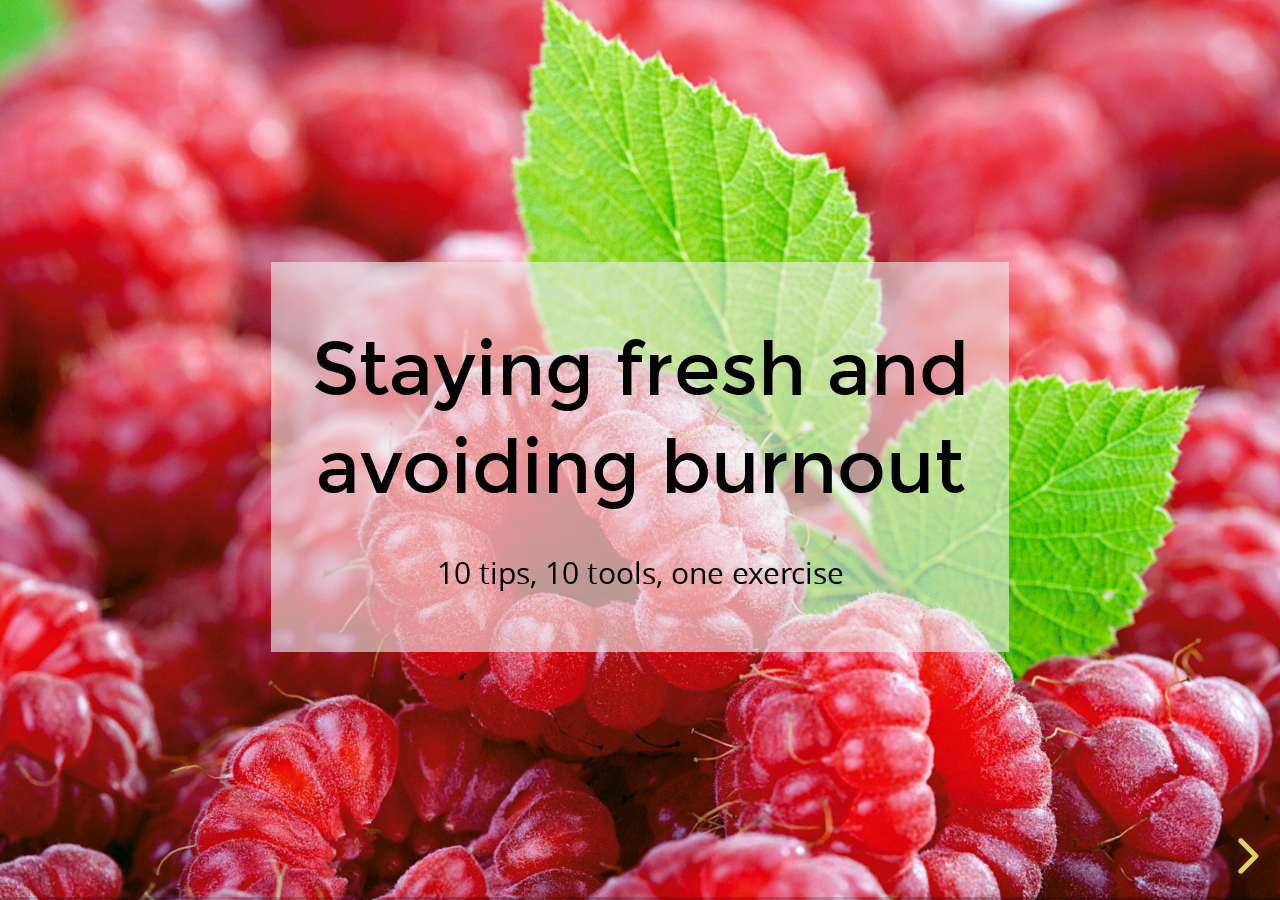
<file: avoid-burnout/index.html>
<!DOCTYPE html>
	<html class="sl-root decks export offline loaded">
	<head>
		<meta name="viewport" content="width=device-width, initial-scale=1.0, maximum-scale=1.0, user-scalable=no, minimal-ui">
		<meta charset="utf-8">
		<meta http-equiv="X-UA-Compatible" content="IE=edge,chrome=1">
		<title>Staying fresh and avoiding burnout</title>

		<meta name="description" content="Talk about Burnout">

		<link rel="stylesheet" type="text/css" href="lib/offline-v2.css">



	</head>
	<body class="reveal-viewport theme-font-montserrat theme-color-blue-yellow">
		<div class="reveal">
			<div class="slides">
				<section data-id="c77ec35f867cd175773f575c5c2d6d92" data-background-image="staying-fresh-and-avoiding-burnout/dbdcdfc5c894216d96d9ee40236b4363.jpg"><div class="sl-block" data-block-type="text" style="width: 808px; left: 76px; top: 220px; height: auto;" data-block-id="97ec617bf26604bd0218b7c000c5b237"><div class="sl-block-content" data-placeholder-tag="h1" data-placeholder-text="Title Text" style="z-index: 11; color: rgb(0, 0, 0);">
<h1>Staying fresh and avoiding burnout</h1>
</div></div>
<div class="sl-block" data-block-type="text" data-block-id="a5b95e451e47b3385e819e676920103a" style="height: auto; min-width: 30px; min-height: 30px; width: 600px; left: 180px; top: 453px;"><div class="sl-block-content" data-placeholder-tag="p" data-placeholder-text="Text" style="z-index: 12; color: rgb(0, 0, 0);">
<p>10 tips, 10 tools, one exercise</p>
</div></div>
<div class="sl-block" data-block-type="shape" data-block-id="5741b39322a144fe6d80fc2693ad1c91" style="min-width: 4px; min-height: 4px; width: 738px; height: 390px; left: 111px; top: 162px;"><div class="sl-block-style" style="z-index: 10; opacity: 0.61;"><div class="sl-block-content" data-shape-type="rect" data-shape-fill-color="rgb(238, 238, 238)" data-shape-stretch="true" style="z-index: 10;"><svg xmlns="http://www.w3.org/2000/svg" version="1.1" width="100%" height="100%" preserveaspectratio="none" viewbox="0 0 738 390"><rect width="738" height="390" class="shape-element" fill="rgb(238, 238, 238)"></rect></svg></div></div></div></section><section data-id="505a0a71dc7ff3bdb1f880228e90520e"><div class="sl-block" data-block-type="text" style="width: 808px; left: 76px; top: 17px; height: auto;" data-block-id="6d76f76667f0c5368f9cb17fa34694cd"><div class="sl-block-content" data-placeholder-tag="h1" data-placeholder-text="Title Text" style="z-index: 10;">
<h1>Jen Looper</h1>
</div></div>
<div class="sl-block" data-block-type="text" style="width: 808px; left: 76px; top: 167px; height: auto;" data-block-id="2dcc0bbf256246473f593b9415cdd88e"><div class="sl-block-content" data-placeholder-tag="h2" data-placeholder-text="Subtitle" style="z-index: 11;">
<h2>Principal Education Cloud Advocate: Microsoft</h2>

<h2>
<br>
Founder/CEO of Front-End Foxes, Inc.<br>
jenlooper.com<br>
frontendfoxes.school</h2>

<p>@jenlooper</p>
</div></div></section><section data-id="9fbe2da9c600d72f806695751816d0ae"><div class="sl-block" data-block-type="text" style="width: 808px; left: 76px; top: 234px; height: auto;" data-block-id="0ce3b502603295aa28b3798468712ceb"><div class="sl-block-content" data-placeholder-tag="h1" data-placeholder-text="Title Text" style="z-index: 10;">
<h1>22 years of industry experience</h1>
</div></div></section><section data-id="21ced5eddb228559c1b891dc9b5a06e7"><div class="sl-block" data-block-type="text" style="width: 808px; left: 76px; top: 34px; height: auto;" data-block-id="05be695426aed53d93d8b5349a75a870"><div class="sl-block-content" data-placeholder-tag="h1" data-placeholder-text="Title Text" style="z-index: 10;">
<h1>1 doctorate</h1>
</div></div>
<div class="sl-block" data-block-type="text" style="width: 808px; left: 76px; top: 246px; height: auto;" data-block-id="58679af12651d80cbdd4a6baf017e256"><div class="sl-block-content" data-placeholder-tag="h1" data-placeholder-text="Title Text" style="z-index: 12;">
<h1>1 husband</h1>
</div></div>
<div class="sl-block" data-block-type="text" style="width: 808px; left: 76px; top: 350px; height: auto;" data-block-id="4b20888efde5a43c1c0874a4205b1e52"><div class="sl-block-content" data-placeholder-tag="h1" data-placeholder-text="Title Text" style="z-index: 13;">
<h1>2 kids</h1>
</div></div>
<div class="sl-block" data-block-type="text" style="width: 808px; left: 86px; top: 454px; height: auto;" data-block-id="2f5b2677591debca78a0a12448c9aed3"><div class="sl-block-content" data-placeholder-tag="h1" data-placeholder-text="Title Text" style="z-index: 14;">
<h1>8 companies</h1>
</div></div>
<div class="sl-block" data-block-type="text" style="width: 808px; left: 76px; top: 560px; height: auto;" data-block-id="21caa122dd1000f733ac5e5ecb3325c2"><div class="sl-block-content" data-placeholder-tag="h1" data-placeholder-text="Title Text" style="z-index: 15;">
<h1>1 foundation</h1>
</div></div>
<div class="sl-block" data-block-type="text" style="width: 808px; left: 76px; top: 140px; height: auto;" data-block-id="8e5941ecf0e568c14e52f82dc7b6b0a7"><div class="sl-block-content" data-placeholder-tag="h1" data-placeholder-text="Title Text" style="z-index: 16;">
<h1>1 career switch</h1>
</div></div></section><section data-id="57d0cc6e858c966c148985c37e3782a6" data-background-image="staying-fresh-and-avoiding-burnout/52b1870e4025f605e33d1c95629e21cf.jpg" data-background-position="0% 0%">
</section><section data-id="a523119d49ffbc81fbe4e6a5807dc0db"><div class="sl-block" data-block-type="text" style="width: 808px; left: 76px; top: 266px; height: auto;" data-block-id="1966b30d8fe411980cbf6ed0a599ce97"><div class="sl-block-content" data-placeholder-tag="h1" data-placeholder-text="Title Text" style="z-index: 10;">
<h1>it's all fun and games</h1>
</div></div></section><section data-id="24e1f4e096bc58ded325fc3902d9146e" data-background-image="staying-fresh-and-avoiding-burnout/4a92d95198679cf782e572a676472d86"><div class="sl-block" data-block-type="text" style="width: 808px; left: 89px; top: 221px; height: auto;" data-block-id="7d8ed465cf199f892afb340629ff4992"><div class="sl-block-content" data-placeholder-tag="h1" data-placeholder-text="Title Text" style="z-index: 11; color: rgb(0, 0, 0);">
<h1>until you're crying in your cubicle</h1>
</div></div>
<div class="sl-block" data-block-type="shape" data-block-id="d032fabf835ebd54d92c5f7d8bec7c80" style="min-width: 4px; min-height: 4px; width: 835px; height: 285px; left: 76px; top: 176px;"><div class="sl-block-style" style="z-index: 10; opacity: 0.6;"><div class="sl-block-content" data-shape-type="rect" data-shape-fill-color="rgb(102, 102, 102)" data-shape-stretch="true" style="z-index: 10;"><svg xmlns="http://www.w3.org/2000/svg" version="1.1" width="100%" height="100%" preserveaspectratio="none" viewbox="0 0 835 285"><rect width="835" height="285" class="shape-element" fill="rgb(102, 102, 102)"></rect></svg></div></div></div></section><section data-id="11b03d862f3728d1a969b5846e3e605f"><div class="sl-block" data-block-type="text" style="width: 808px; left: 76px; top: 275px; height: auto;" data-block-id="3625357bd1ddb1ef516c3ea797c00d89"><div class="sl-block-content" data-placeholder-tag="h1" data-placeholder-text="Title Text" style="z-index: 10;">
<h1>How are you feeling?</h1>
</div></div></section><section data-id="84c8d6167acfeadd3faf2fa2ad705928" data-background-image="staying-fresh-and-avoiding-burnout/67ea3f6d75363f496795e989b566d94a.jpg"><div class="sl-block" data-block-type="text" data-block-id="72eb16a16fcf12bef04036aadc1e497a" style="height: auto; min-width: 30px; min-height: 30px; width: 600px; left: 181px; top: 235px;"><div class="sl-block-content" data-placeholder-tag="p" data-placeholder-text="Text" style="z-index: 12;" dir="ui"><h2><span style="font-size:1.0em"><span style="text-align:start">γνῶθι σεαυτόν</span></span></h2></div></div>
<div class="sl-block" data-block-type="text" data-block-id="1ae31123046d06bc72ce8e3046edc047" style="height: auto; min-width: 30px; min-height: 30px; width: 600px; left: 180px; top: 358px;"><div class="sl-block-content" data-placeholder-tag="p" data-placeholder-text="Text" style="z-index: 13;">
<h2>Know Thyself</h2>
</div></div>
<div class="sl-block" data-block-type="shape" data-block-id="2dcb4265e6547acda182538c0e2f8b41" style="min-width: 4px; min-height: 4px; width: 507px; height: 343px; left: 227px; top: 165px;"><div class="sl-block-style" style="z-index: 10; opacity: 0.63;"><div class="sl-block-content" data-shape-type="rect" data-shape-fill-color="rgb(39, 78, 19)" data-shape-stretch="true" style="z-index: 10;"><svg xmlns="http://www.w3.org/2000/svg" version="1.1" width="100%" height="100%" preserveaspectratio="none" viewbox="0 0 506 343"><rect width="506" height="343" class="shape-element" fill="rgb(39, 78, 19)"></rect></svg></div></div></div></section><section data-id="f77644866fa2e0f65cf31a099925dc61" data-background-image="staying-fresh-and-avoiding-burnout/e55730c07ddd86f96a4e07859878898a.jpg"><div class="sl-block" data-block-type="text" style="width: 808px; left: 151px; top: 20px; height: auto;" data-block-id="a654e3ca7d5b7b9b79843701eaf14389"><div class="sl-block-content" data-placeholder-tag="h2" data-placeholder-text="Title Text" style="z-index: 10; color: rgb(238, 238, 238);">
<h2>Signs of Burnout</h2>
</div></div>
<div class="sl-block" data-block-type="text" style="width: 438px; left: 336px; top: 130px; height: auto;" data-block-id="5e47cf594f68e708d0d4a669c32d64ea"><div class="sl-block-content" data-placeholder-tag="p" data-placeholder-text="Text" style="z-index: 11; text-align: left; color: rgb(238, 238, 238);">
<ul>
	<li>Inability to relax</li>
</ul>
</div></div>
<div class="sl-block" data-block-type="text" style="width: 591px; left: 336px; top: 185px; height: auto;" data-block-id="99396116f4610927eee82c45a5ac0223"><div class="sl-block-content" data-placeholder-tag="p" data-placeholder-text="Text" style="z-index: 12; text-align: left; color: rgb(238, 238, 238);">
<ul>
	<li>Headaches, backaches, physical pain</li>
</ul>
</div></div>
<div class="sl-block" data-block-type="text" style="width: 623px; left: 336px; top: 240px; height: auto;" data-block-id="66545fe1420be9a54d467fd6bf882a43"><div class="sl-block-content" data-placeholder-tag="p" data-placeholder-text="Text" style="z-index: 13; text-align: left; color: rgb(238, 238, 238);">
<ul>
	<li>Bad attitude at work, cynicism, criticism</li>
</ul>
</div></div>
<div class="sl-block" data-block-type="text" style="width: 623px; left: 336px; top: 295px; height: auto;" data-block-id="5d4718848789e6b09a4f11595ca9d6cc"><div class="sl-block-content" data-placeholder-tag="p" data-placeholder-text="Text" style="z-index: 14; text-align: left; color: rgb(238, 238, 238);">
<ul>
	<li>Dependence on alcohol, etc</li>
</ul>
</div></div>
<div class="sl-block" data-block-type="text" style="width: 623px; left: 336px; top: 352px; height: auto;" data-block-id="ea8a870bd78c30c10c4967e924d28399"><div class="sl-block-content" data-placeholder-tag="p" data-placeholder-text="Text" style="z-index: 15; text-align: left; color: rgb(238, 238, 238);">
<ul>
	<li>Anxiety</li>
</ul>
</div></div>
<div class="sl-block" data-block-type="text" style="width: 623px; left: 336px; top: 403px; height: auto;" data-block-id="e91922cabb1b51831b7d02ec789c2041"><div class="sl-block-content" data-placeholder-tag="p" data-placeholder-text="Text" style="z-index: 16; text-align: left; color: rgb(238, 238, 238);">
<ul>
	<li>Exhaustion</li>
</ul>
</div></div>
<div class="sl-block" data-block-type="text" style="width: 623px; left: 336px; top: 455px; height: auto;" data-block-id="605e82e44b5badc009d0b70bb5e25395"><div class="sl-block-content" data-placeholder-tag="p" data-placeholder-text="Text" style="z-index: 18; text-align: left; color: rgb(238, 238, 238);">
<ul>
	<li>Demotivation</li>
</ul>
</div></div></section><section data-id="bae766759f2360a67e79e43d22296912"><div class="sl-block" data-block-type="text" style="width: 808px; left: 76px; top: 218px; height: auto;" data-block-id="8f11c69a8482348d806c3e0b9e3b6327"><div class="sl-block-content" data-placeholder-tag="h1" data-placeholder-text="Title Text" style="z-index: 10;">
<h1>Are you feeling any of these things?</h1>
</div></div></section><section data-id="22d3d386558d14d30dbd5052ef67e241"><div class="sl-block" data-block-type="text" style="width: 808px; left: 76px; top: 227px; height: auto;" data-block-id="bcf32a8c2c43cbc331f15e0e40b87dc6"><div class="sl-block-content" data-placeholder-tag="h1" data-placeholder-text="Title Text" style="z-index: 10;">
<h1>...or do you think you're getting close?</h1>
</div></div></section><section data-id="963f1a98446cade74fe41e4308c73d9e"><div class="sl-block" data-block-type="text" style="width: 808px; left: 76px; top: 211px; height: auto;" data-block-id="923a29f468f12cd5bfd9b8116ca82ce4"><div class="sl-block-content" data-placeholder-tag="h1" data-placeholder-text="Title Text" style="z-index: 11;">
<h1>2 things that can lead to burnout</h1>
</div></div></section><section data-id="13b89d2067526cec6af303e4faaade5f"><div class="sl-block" data-block-type="text" style="width: 808px; left: 76px; top: 57px; height: auto;" data-block-id="c0212d1b8d244fa39687ca96ace83a61"><div class="sl-block-content" data-placeholder-tag="h1" data-placeholder-text="Title Text" style="z-index: 11;">
<h1>"imposter syndrome"</h1>
</div></div>
<div class="sl-block" data-block-type="text" data-block-id="85f23bd4983cb6429e456b6fc0c78ba9" style="height: auto; min-width: 30px; min-height: 30px; width: 600px; left: 180px; top: 224px;"><div class="sl-block-content" data-placeholder-tag="p" data-placeholder-text="Text" style="z-index: 12;">
<p>given a task</p>
</div></div>
<div class="sl-block" data-block-type="text" data-block-id="adab2519c5b1c95573c660c319cb5a36" style="height: auto; min-width: 30px; min-height: 30px; width: 356px; left: 598px; top: 535px;"><div class="sl-block-content" data-placeholder-tag="p" data-placeholder-text="Text" style="z-index: 13;">
<p>experience anxiety, self-doubt, worry</p>
</div></div>
<div class="sl-block" data-block-type="text" style="height: auto; min-width: 30px; min-height: 30px; width: 356px; left: 28px; top: 535px;" data-block-id="90d7062cd11a2fc457bd4c2cc74a1b3a"><div class="sl-block-content" data-placeholder-tag="p" data-placeholder-text="Text" style="z-index: 14;">
<p>overprepare or procrastinate</p>
</div></div>
<div class="sl-block" data-block-type="shape" data-block-id="216d52ea1fe5d9f01766ec8a7fb3b3a4" style="min-width: 4px; min-height: 4px; width: 150px; height: 29px; left: 618px; top: 334px;"><div class="sl-block-style" style="z-index: 15; transform: rotate(45deg);"><div class="sl-block-content" data-shape-type="arrow-right" data-shape-fill-color="rgb(255, 255, 255)" data-shape-stretch="true" style="z-index: 15;"><svg xmlns="http://www.w3.org/2000/svg" version="1.1" width="100%" height="100%" preserveaspectratio="none" viewbox="0 0 150 29"><polygon points="0,8.7 75,8.7 75,0 150,14.5 75,29 75,20.299999999999997 0,20.299999999999997" class="shape-element" fill="rgb(255, 255, 255)"></polygon></svg></div></div></div>
<div class="sl-block" data-block-type="shape" style="min-width: 4px; min-height: 4px; width: 99px; height: 30px; left: 409px; top: 565px;" data-block-id="3d164308a8c981e3aee7d9b7dfad9edb"><div class="sl-block-style" style="z-index: 16; transform: rotate(180deg);"><div class="sl-block-content" data-shape-type="arrow-right" data-shape-fill-color="rgb(255, 255, 255)" data-shape-stretch="true" style="z-index: 16;"><svg xmlns="http://www.w3.org/2000/svg" version="1.1" width="100%" height="100%" preserveaspectratio="none" viewbox="0 0 99 30"><polygon points="0,9 49.5,9 49.5,0 99,15 49.5,30 49.5,21 0,21" class="shape-element" fill="rgb(255, 255, 255)"></polygon></svg></div></div></div>
<div class="sl-block" data-block-type="shape" style="min-width: 4px; min-height: 4px; width: 150px; height: 29px; left: 190px; top: 339px;" data-block-id="65225b7c9a05c93caf900c673953f68e"><div class="sl-block-style" style="z-index: 17; transform: rotate(318deg);"><div class="sl-block-content" data-shape-type="arrow-right" data-shape-fill-color="rgb(255, 255, 255)" data-shape-stretch="true" style="z-index: 17;"><svg xmlns="http://www.w3.org/2000/svg" version="1.1" width="100%" height="100%" preserveaspectratio="none" viewbox="0 0 150 29"><polygon points="0,8.7 75,8.7 75,0 150,14.5 75,29 75,20.299999999999997 0,20.299999999999997" class="shape-element" fill="rgb(255, 255, 255)"></polygon></svg></div></div></div>
<div class="sl-block" data-block-type="image" data-block-id="d89b550bb457b0df1705ac432745b2ec" style="min-width: 4px; min-height: 4px; width: 235px; height: 176px; left: 363px; top: 333px;"><div class="sl-block-content" style="z-index: 18;"><img data-natural-width="1800" data-natural-height="1350" style="" data-lazy-loaded="" data-src="staying-fresh-and-avoiding-burnout/d7e30f6d360ec6bb9427af9ac3d6874f.jpg"></div></div></section><section data-id="8418617783ad5056607fa013bce6839c"><div class="sl-block" data-block-type="text" style="width: 808px; left: 76px; top: 44px; height: auto;" data-block-id="0eeca25094b4cbcba43574e1de201498"><div class="sl-block-content" data-placeholder-tag="h1" data-placeholder-text="Title Text" style="z-index: 11;">
<h2>"real-developer syndrome"</h2>
</div></div>
<div class="sl-block" data-block-type="text" data-block-id="e4786b604f20bc33fb91417bf3290252" style="height: auto; min-width: 30px; min-height: 30px; width: 600px; left: 180px; top: 648px;"><div class="sl-block-content" data-placeholder-tag="p" data-placeholder-text="Text" style="z-index: 12;">
</div></div>
<div class="sl-block" data-block-type="image" data-block-id="3ada40c9f722c2665737648b7f4c4119" style="min-width: 4px; min-height: 4px; width: 555px; height: 355px; left: 203px; top: 200px;"><div class="sl-block-content" style="z-index: 13;"><img style="" data-natural-width="433" data-natural-height="277" data-lazy-loaded="" data-src="staying-fresh-and-avoiding-burnout/cf5462d0ab003d60aac32e1ac9c8bcc6.jpg"></div></div></section><section data-id="ba0a16bb81bb3b62871665ab3ac8be11"><div class="sl-block" data-block-type="text" style="width: 808px; left: 76px; top: 608px; height: auto;" data-block-id="03fac370971697ff4c6fed0e5a09789f"><div class="sl-block-content" data-placeholder-tag="h1" data-placeholder-text="Title Text" style="z-index: 11;">
<h2>*Seek professional help</h2>
</div></div>
<div class="sl-block" data-block-type="text" data-block-id="8f8cac5fe2e9f1174bf04497e513d366" style="height: auto; min-width: 30px; min-height: 30px; width: 600px; left: 180px; top: 47px;"><div class="sl-block-content" data-placeholder-tag="p" data-placeholder-text="Text" style="z-index: 12;">
<h1>I'm not this gal*</h1>
</div></div>
<div class="sl-block" data-block-type="image" data-block-id="3b0b7135e01558d6f19eff100bb2f7d7" style="min-width: 4px; min-height: 4px; width: 600px; height: 411px; left: 180px; top: 168px;"><div class="sl-block-content" style="z-index: 13;"><img data-natural-width="600" data-natural-height="411" style="" data-lazy-loaded="" data-src="staying-fresh-and-avoiding-burnout/97ba053079d7b15f24fce5d9947e496f.jpg"></div></div></section><section data-id="3a78cf22bbd731c430ee093a0a62d51e"><div class="sl-block" data-block-type="text" style="width: 808px; left: 76px; top: 127px; height: auto;" data-block-id="e0b0571accc1b55a9bc0af79f6a4941b"><div class="sl-block-content" data-placeholder-tag="h1" data-placeholder-text="Title Text" style="z-index: 10;">
<h1>But here are some tips from a tech professional</h1>
</div></div>
<div class="sl-block" data-block-type="text" style="width: 808px; left: 76px; top: 479px; height: auto;" data-block-id="42588e7d9c399df968cdf2b2a13ad14e"><div class="sl-block-content" data-placeholder-tag="h2" data-placeholder-text="Subtitle" style="z-index: 11;">
<h2>things that work for me</h2>
</div></div></section><section data-id="062e10fe4f198ba60fda3df5345b69cd" data-background-image="staying-fresh-and-avoiding-burnout/047ff87dbe6bbc2dcc8ef19ec1dad082"><div class="sl-block" data-block-type="text" style="width: 808px; left: 76px; top: 266px; height: auto;" data-block-id="51743e64bb36cc0fa9210ed19ab11a3d"><div class="sl-block-content" data-placeholder-tag="h1" data-placeholder-text="Title Text" style="z-index: 10;">
<h1>be green</h1>
</div></div></section><section data-id="2a7a915b8dfe49862ea7b4c1a164177b" data-background-image="staying-fresh-and-avoiding-burnout/8cb84d4485e2e9b75b24ab9254cee625.jpg" data-background-size="contain"><div class="sl-block" data-block-type="text" style="width: 808px; left: 76px; top: 266px; height: auto;" data-block-id="28acc030a6bb6a35f21e88772a482000"><div class="sl-block-content" data-placeholder-tag="h1" data-placeholder-text="Title Text" style="z-index: 11;">
<h1>work out</h1>
</div></div></section><section data-id="730170db48e737d0556b8600334df3de" data-background-image="staying-fresh-and-avoiding-burnout/73e0112e0271dc7efe0c9e686415fb7d.gif"><div class="sl-block" data-block-type="text" style="width: 808px; left: 76px; top: 266px; height: auto;" data-block-id="2921b7a12c78f234eaa0f714d56611a2"><div class="sl-block-content" data-placeholder-tag="h1" data-placeholder-text="Title Text" style="z-index: 10;">
<h1>find hobbies</h1>
</div></div></section><section data-id="9cc0a614d9c7823d38846d530be0afba"><div class="sl-block" data-block-type="text" style="width: 808px; left: 76px; top: 28px; height: auto;" data-block-id="19c4b17f62664557d3d17da16358373a"><div class="sl-block-content" data-placeholder-tag="h1" data-placeholder-text="Title Text" style="z-index: 11;">
<h1>find your squad</h1>
</div></div>
<div class="sl-block" data-block-type="image" data-block-id="d39a654fd8e2e156eafd57f0173ab1d6" style="min-width: 4px; min-height: 4px;  left: 106px; top: 151px;"><div class="sl-block-style" style="z-index: 15;">
<div class="sl-block-content" style="z-index: 15;">
<img data-natural-width="1800" data-natural-height="1350" style="" data-lazy-loaded="" data-src="staying-fresh-and-avoiding-burnout/squad.jpg"></div></div></div></section><section data-id="24e3051c404e2a677e2003df39f8d395" data-background-image="staying-fresh-and-avoiding-burnout/7247c66dc42741bf50435868586c4974.gif"><div class="sl-block" data-block-type="text" style="width: 808px; left: 76px; top: 24px; height: auto;" data-block-id="d100d1cd93788e36bcb59a730c988eb8"><div class="sl-block-content" data-placeholder-tag="h1" data-placeholder-text="Title Text" style="z-index: 10;">
<h1>take care of something/someone else</h1>
</div></div></section><section data-id="12a3417149c5b535e69e9e4ce37b4859" data-background-image="staying-fresh-and-avoiding-burnout/dba74ab2e7154e120a8cf894b42cd4d4.gif"><div class="sl-block" data-block-type="text" style="width: 808px; left: 77px; top: 588px; height: auto;" data-block-id="a9614bc02e122e85465a0231310f32a9"><div class="sl-block-content" data-placeholder-tag="h1" data-placeholder-text="Title Text" style="z-index: 10;">
<h1>get off social media</h1>
</div></div></section><section data-id="5c18e00f2fe8eacc8812988263c0aff4" data-background-image="staying-fresh-and-avoiding-burnout/69835948e7b2d3d311ef49e2dff06fe7.gif"><div class="sl-block" data-block-type="text" style="width: 808px; left: 84px; top: 64px; height: auto;" data-block-id="6a5e4e42d2a31be1a37b4ab42fb7ebe5"><div class="sl-block-content" data-placeholder-tag="h1" data-placeholder-text="Title Text" style="z-index: 10;">
<h1>create something</h1>
</div></div></section><section data-id="f8ff2040a691dc48e82b741a3e58f83d" data-background-image="staying-fresh-and-avoiding-burnout/a25cac2d72fc70830369e030cbd4d57b.gif"><div class="sl-block" data-block-type="text" style="width: 808px; left: 76px; top: 185px; height: auto;" data-block-id="119e64a57c1c4b136ac922030b3f14a7"><div class="sl-block-content" data-placeholder-tag="h1" data-placeholder-text="Title Text" style="z-index: 10;">
<h1>try a side project (but don't stress about it)</h1>
</div></div></section><section data-id="e9a0f3e8b27029d1054dc1874f634797" data-background-image="staying-fresh-and-avoiding-burnout/185c996bda6e33a6c7566fdea0b368b1.gif"><div class="sl-block" data-block-type="text" style="width: 808px; left: 76px; top: 76px; height: auto;" data-block-id="5240e6579c4b36143504db50c1e7a67e"><div class="sl-block-content" data-placeholder-tag="h1" data-placeholder-text="Title Text" style="z-index: 10; color: rgb(0, 0, 0);">
<h1>learn something new</h1>
</div></div></section><section data-id="920e70f84ea29d7afce4fa876c526a25" data-background-image="staying-fresh-and-avoiding-burnout/f7bc162d32de44a656c8f881393c78af.gif"><div class="sl-block" data-block-type="text" style="width: 703px; left: 8px; top: 7px; height: auto;" data-block-id="42513a150134384e2bba0646046dbd56"><div class="sl-block-content" data-placeholder-tag="h1" data-placeholder-text="Title Text" style="z-index: 11; color: rgb(0, 0, 0);">
<h1>embrace the arts</h1>
</div></div></section><section data-id="6d9f0d5f9efeb278b7bc9b952d005c3a"><div class="sl-block" data-block-type="text" style="width: 808px; left: 76px; top: 301px; height: auto;" data-block-id="fb9443906a90e42737fc75b689cf41b3"><div class="sl-block-content" data-placeholder-tag="h1" data-placeholder-text="Title Text" style="z-index: 10;">
<h1>10 tools</h1>
</div></div></section><section data-id="bfa8ac13dd38604579b08ba4dbaa177e"><div class="sl-block" data-block-type="text" style="width: 808px; left: 76px; top: 266px; height: auto;" data-block-id="531da88e07cb5b76de804988d7fd6216"><div class="sl-block-content" data-placeholder-tag="h1" data-placeholder-text="Title Text" style="z-index: 10;" dir="ui">
<h1>Tech helps that might work for you</h1>
</div></div></section><section data-id="696603fbdb18a8c405eddc1fbbce2d40"><div class="sl-block" data-block-type="text" style="width: 808px; left: 76px; top: 39px; height: auto;" data-block-id="8027c82bc0a4b9e760fa0af90de58444"><div class="sl-block-content" data-placeholder-tag="h1" data-placeholder-text="Title Text" style="z-index: 10;">
<h1>Meditation apps</h1>
</div></div>
<div class="sl-block" data-block-type="image" data-block-id="90a0401f65139999093564424bef7b15" style="min-width: 4px; min-height: 4px; width: 291px; height: 518px; left: 24px; top: 138px;"><div class="sl-block-content" style="z-index: 11;"><img data-natural-width="759" data-natural-height="1350" style="" data-lazy-loaded="" data-src="staying-fresh-and-avoiding-burnout/6e0b220def49e9bb79b145c80d9e98d5.jpeg"></div></div>
<div class="sl-block" data-block-type="text" data-block-id="0088dc299eb88c0da75cca642d41f48e" style="height: auto; min-width: 30px; min-height: 30px; width: 259px; left: 41px; top: 655px;"><div class="sl-block-content" data-placeholder-tag="p" data-placeholder-text="Text" style="z-index: 12;">
<p>Headspace</p>
</div></div>
<div class="sl-block" data-block-type="image" data-block-id="cc829c86a4fffc924d46c5ef6f8d2754" style="min-width: 4px; min-height: 4px; width: 291px; height: 518px; left: 335px; top: 138px;"><div class="sl-block-content" style="z-index: 13;"><img data-natural-width="759" data-natural-height="1350" style="" data-lazy-loaded="" data-src="staying-fresh-and-avoiding-burnout/dd1fad66536d0de17022e0500a62b0e3.jpeg"></div></div>
<div class="sl-block" data-block-type="text" style="height: auto; min-width: 30px; min-height: 30px; width: 259px; left: 350px; top: 658px;" data-block-id="f2beedf77880074b753722d5e1e27bec"><div class="sl-block-content" data-placeholder-tag="p" data-placeholder-text="Text" style="z-index: 14;">
<p>Insight Timer</p>
</div></div>
<div class="sl-block" data-block-type="image" style="min-width: 4px; min-height: 4px; width: 291px; height: 518px; left: 653px; top: 139px;" data-block-id="ca86cdeb9bb0ce8d32e2dc7793a5f929"><div class="sl-block-content" style="z-index: 16;"><img style="" data-natural-width="759" data-natural-height="1350" data-src="staying-fresh-and-avoiding-burnout/673bf7de16ecde7f8abb2956f9da622b.PNG"></div></div>
<div class="sl-block" data-block-type="text" style="height: auto; min-width: 30px; min-height: 30px; width: 313px; left: 646px; top: 658px;" data-block-id="6fe9555539d6cba4fa729f815e342783"><div class="sl-block-content" data-placeholder-tag="p" data-placeholder-text="Text" style="z-index: 17;">
<p>Stop, Think &amp; Breathe</p>
</div></div></section><section data-id="028048f3afb812ec1ad090119fae96ec"><div class="sl-block" data-block-type="text" style="width: 808px; left: 76px; top: 35px; height: auto;" data-block-id="2b54e85698f530b91f852e289a997178"><div class="sl-block-content" data-placeholder-tag="h1" data-placeholder-text="Title Text" style="z-index: 11;">
<h1>Slack apps</h1>
</div></div>
<div class="sl-block" data-block-type="image" data-block-id="11abb507cd45c197abbf72f25532bf3e" style="min-width: 4px; min-height: 4px; width: 274px; height: 518px; left: 343px; top: 144px;"><div class="sl-block-content" style="z-index: 12;"><img style="" data-natural-width="402" data-natural-height="759" data-lazy-loaded="" data-src="staying-fresh-and-avoiding-burnout/f2be788fa006f68c5863fff7198db832.png"></div></div></section><section data-id="dad521bb25072492302d85cb67beb8e3"><div class="sl-block" data-block-type="text" style="width: 808px; left: 76px; top: 35px; height: auto;" data-block-id="e5e8d6bb6107851aea45f83f294b970b"><div class="sl-block-content" data-placeholder-tag="h1" data-placeholder-text="Title Text" style="z-index: 11;">
<h1>Twitter accounts</h1>
</div></div>
<div class="sl-block" data-block-type="image" data-block-id="0a8fd7512070db2df1a2ae3f5c4d4719" style="min-width: 4px; min-height: 4px; width: 291px; height: 518px; left: 36px; top: 158px;"><div class="sl-block-content" style="z-index: 12;"><img data-natural-width="759" data-natural-height="1350" style="" data-lazy-loaded="" data-src="staying-fresh-and-avoiding-burnout/a10b7828a874795752a1a5f751a03b50.jpeg"></div></div>
<div class="sl-block" data-block-type="image" data-block-id="4842c71e0be877e6383ca90da7cb1de2" style="min-width: 4px; min-height: 4px; width: 291px; height: 518px; left: 335px; top: 158px;"><div class="sl-block-content" style="z-index: 13;"><img data-natural-width="759" data-natural-height="1350" style="" data-lazy-loaded="" data-src="staying-fresh-and-avoiding-burnout/df6101784ec49b69649d478e9ede46fb.jpeg"></div></div>
<div class="sl-block" data-block-type="image" data-block-id="cc694cde8d59b8ef5049bfa67ae4403d" style="min-width: 4px; min-height: 4px; width: 291px; height: 518px; left: 632px; top: 158px;"><div class="sl-block-content" style="z-index: 14;"><img data-natural-width="759" data-natural-height="1350" style="" data-lazy-loaded="" data-src="staying-fresh-and-avoiding-burnout/b6f4dd5fcf1b3d7b102492cf59f1702e.PNG"></div></div></section><section data-id="d57b45a2a6769835f263b80dd1d2d428"><div class="sl-block" data-block-type="text" style="width: 808px; left: 76px; top: 22px; height: auto;" data-block-id="9589a1ba5dfe3670b96e4049a73b0a8c"><div class="sl-block-content" data-placeholder-tag="h1" data-placeholder-text="Title Text" style="z-index: 11;">
<h1>Instagram images</h1>
</div></div>
<div class="sl-block" data-block-type="image" data-block-id="45681ca07311daedc31df2b3d592cd3e" style="min-width: 4px; min-height: 4px; width: 291px; height: 518px; left: 335px; top: 140px;"><div class="sl-block-content" style="z-index: 12;"><img style="" data-natural-width="759" data-natural-height="1350" data-src="staying-fresh-and-avoiding-burnout/12ef5c114c10307217500fc832f3755d.jpeg"></div></div></section><section data-id="7ca36691af5056bcf860ba46f9fdeec2" data-background-image="staying-fresh-and-avoiding-burnout/48957b71f97c3c385682cd59251dbafd"><div class="sl-block" data-block-type="text" style="width: 808px; left: 76px; top: 33px; height: auto;" data-block-id="68495f3997387fe9c173f981c5bf8602"><div class="sl-block-content" data-placeholder-tag="h1" data-placeholder-text="Title Text" style="z-index: 11;">
<h1><span style="color:#000000">Wearables</span></h1>
</div></div>
</section><section data-id="b1e02de8269703af959e2902dee24857"><div class="sl-block" data-block-type="text" style="width: 808px; left: 76px; top: 31px; height: auto;" data-block-id="c5a8f8dc7537b0fe4e31365a065c9b27"><div class="sl-block-content" data-placeholder-tag="h1" data-placeholder-text="Title Text" style="z-index: 11;">
<h1>Books</h1>
</div></div>
<div class="sl-block" data-block-type="image" data-block-id="2fc213a09751fc1ed4d8402cdc7c9735" style="min-width: 4px; min-height: 4px; width: 325px; height: 518px; left: 318px; top: 148px;"><div class="sl-block-content" style="z-index: 12;"><img data-natural-width="847" data-natural-height="1350" style="" data-src="staying-fresh-and-avoiding-burnout/3350a4ddec3b17a5055ead9ac5e12367.jpg"></div></div></section><section data-id="4289d1a919bd9304bdd280d5ad15cb28"><div class="sl-block" data-block-type="text" style="width: 960px; left: 0px; top: 0px; height: auto;" data-block-id="1c76276f271f34ee6acdda4c9a695ca0"><div class="sl-block-content" data-placeholder-tag="h1" data-placeholder-text="Title Text" style="z-index: 11;">
<h1>Timeboxing / Pomodoro</h1>
</div></div>
<div class="sl-block" data-block-type="text" data-block-id="56bd971828b405c50847fddb808c32e7" style="height: auto; min-width: 30px; min-height: 30px; width: 929px; left: 16px; top: 426px;"><div class="sl-block-content" data-placeholder-tag="p" data-placeholder-text="Text" style="z-index: 12; text-align: left;">
<p><span style="color:#FFFFFF">Decide on the task to be done.</span></p>

<p><span style="color:#FFFFFF">Set the pomodoro timer (traditionally to 25 minutes).</span></p>

<p><span style="color:#FFFFFF">Work on the task.</span></p>

<p><span style="color:#FFFFFF">End work when the timer rings and put a checkmark on a piece of paper.</span></p>

<p><span style="color:#FFFFFF">Take breaks at intervals</span></p>
</div></div>
<div class="sl-block" data-block-type="image" data-block-id="757c6ac18b8aa1365b701af71b5d7f28" style="min-width: 4px; min-height: 4px; width: 320px; height: 320px; left: 320px; top: 98px;">
	<div class="sl-block-content" style="z-index: 13;"><img style="" data-natural-width="440" data-natural-height="440" data-src="staying-fresh-and-avoiding-burnout/7b9ea23655bc52fcc3d3cb443ea3f16b.jpg"></div>
</div>
</section>
<section data-id="869d67c91e1dbbc908cad0691f1dacbe">
	<div class="sl-block" data-block-type="text" style="width: 595px; left: 450px; top: 11px; height: auto;" data-block-id="6321594b785894dfc68af11188cd5d9c">
		<div class="sl-block-content" data-placeholder-tag="h1" data-placeholder-text="Title Text" style="z-index: 11;">
<h1>pro tip! one record = a pomodoro cycle</h1>
</div></div>
<div class="sl-block" data-block-type="image" data-block-id="4c2cd5098131ccdb46f72ead44c85c4a" style="min-width: 4px; min-height: 4px; width: 540px; height: 405px; top: 213px;"><div class="sl-block-style" style="z-index: 12;"><div class="sl-block-content" style="z-index: 12;"><img style="" data-natural-width="1800" data-natural-height="1350" data-src="staying-fresh-and-avoiding-burnout/277c644fb132e396e1ca00829b3a891d.JPG"></div></div></div></section><section data-id="ea41a2f0376683cb5d6f61391b392cf6"><div class="sl-block" data-block-type="text" style="width: 884px; left: 38px; top: 18px; height: auto;" data-block-id="343596b48802076040f82f590c1b0f14"><div class="sl-block-content" data-placeholder-tag="h1" data-placeholder-text="Title Text" style="z-index: 11;">
<h1>Stress level monitoring</h1>
</div></div>
<div class="sl-block" data-block-type="image" data-block-id="1e6a37927141dcbdeee353d80ffe13bc" style="min-width: 4px; min-height: 4px; width: 287px; height: 518px; left: 337px; top: 127px;"><div class="sl-block-content" style="z-index: 12;"><img style="" data-natural-width="344" data-natural-height="620" data-src="staying-fresh-and-avoiding-burnout/a4d615dd7fe9c4f5025bbf72830bb17c.gif"></div></div>
<div class="sl-block" data-block-type="text" data-block-id="c81996c985c9a3a5753a8a40a508d55a" style="height: auto; min-width: 30px; min-height: 30px; width: 600px; left: 180px; top: 653px;"><div class="sl-block-content" data-placeholder-tag="p" data-placeholder-text="Text" style="z-index: 13;">
<p>Welltory</p>
</div></div></section><section data-id="cad675f18a1a6f4da9897c334821c6f3"><div class="sl-block" data-block-type="text" style="width: 884px; left: 38px; top: 18px; height: auto;" data-block-id="c77287af21a38b9808e826e5f0956334"><div class="sl-block-content" data-placeholder-tag="h1" data-placeholder-text="Title Text" style="z-index: 11;">
<h1>A course</h1>
</div></div>
<div class="sl-block" data-block-type="text" data-block-id="0691a41e3c56af3cd86050f4e2bcff0e" style="height: auto; min-width: 30px; min-height: 30px; width: 600px; left: 180px; top: 143px;"><div class="sl-block-content" data-placeholder-tag="p" data-placeholder-text="Text" style="z-index: 12;">
<p>https://www.coursera.org/learn/happiness</p>
</div></div>
<div class="sl-block" data-block-type="image" data-block-id="1c87523f5da2b7a29aa68b7fab45fe4e" style="min-width: 4px; min-height: 4px; width: 805px; height: 317px; left: 78px; top: 260px;"><div class="sl-block-content" style="z-index: 13;"><img data-natural-width="1782" data-natural-height="702" style="" data-src="staying-fresh-and-avoiding-burnout/f94a0f1a2df1478b32e161a1e95cf1ee.png"></div></div></section><section data-id="e80de7d65d43d56d559f47864017aa45"><div class="sl-block" data-block-type="text" style="width: 808px; left: 76px; top: 22px; height: auto;" data-block-id="115525f3298737102577c4d2fd08917a"><div class="sl-block-content" data-placeholder-tag="h1" data-placeholder-text="Title Text" style="z-index: 11;">
<h1>Art apps</h1>
</div></div>
<div class="sl-block" data-block-type="text" data-block-id="a36b6a2af39f3f75132aabbc33f05fbc" style="height: auto; min-width: 30px; min-height: 30px; width: 600px; left: 180px; top: 602px;"><div class="sl-block-content" data-placeholder-tag="p" data-placeholder-text="Text" style="z-index: 12;">
<p>#CreatedWithPaper</p>

<p>#Inktober</p>
</div></div>
<div class="sl-block" data-block-type="image" data-block-id="a58c2667d35ae7ab097d53fe2cff9725" style="min-width: 4px; min-height: 4px; width: 337px; height: 390px; left: 98px; top: 155px;"><div class="sl-block-content" style="z-index: 13;"><img style="" data-natural-width="957" data-natural-height="1106" data-src="staying-fresh-and-avoiding-burnout/4e7ad658a88f5ae976cdd4163cd06f79.png"></div></div>
<div class="sl-block" data-block-type="image" data-block-id="958aad5f850a2de3bcf729b26b85c470" style="min-width: 4px; min-height: 4px; width: 325px; height: 453px; left: 512px; top: 131px;"><div class="sl-block-content" style="z-index: 14;"><img style="" data-natural-width="968" data-natural-height="1350" data-src="staying-fresh-and-avoiding-burnout/b221b132cfa23e9d11be1ca61793e92e.png"></div></div></section><section data-id="1afdab0eefe0f4f6568c3d695c56efcc"><div class="sl-block" data-block-type="text" style="width: 808px; left: 76px; top: 266px; height: auto;" data-block-id="76eef660ac907cc8e9ea090cbd4c9d32"><div class="sl-block-content" data-placeholder-tag="h1" data-placeholder-text="Title Text" style="z-index: 10;">
<h1>Let's try a technique</h1>
</div></div></section><section data-id="19a0103449bf51dd57af0244aea1148d"><div class="sl-block" data-block-type="image" data-block-id="ebf58f57fe7ddfd361b1663e0a1eb0b8" style="min-width: 4px; min-height: 4px; width: 887px; height: 591px; left: 36px; top: 55px;"><div class="sl-block-content" style="z-index: 11;"><img data-natural-width="600" data-natural-height="400" style="" data-lazy-loaded="" data-src="staying-fresh-and-avoiding-burnout/ff07a8c5cd75a860490ca6a222dbf032.gif"></div></div></section><section data-id="f569bb6e0563d563a8df1eb403c465bb"><div class="sl-block" data-block-type="text" style="width: 808px; left: 76px; top: 266px; height: auto;" data-block-id="7463defd7cbf75069679e02e424f80bf"><div class="sl-block-content" data-placeholder-tag="h1" data-placeholder-text="Title Text" style="z-index: 10;">
<h1>most importantly</h1>
</div></div></section><section data-id="5176e07282bf6ea4c265ec432f0a2c22"><div class="sl-block" data-block-type="text" style="width: 808px; left: 76px; top: 266px; height: auto;" data-block-id="aabff356a5b0cb00c926817b59854b66"><div class="sl-block-content" data-placeholder-tag="h1" data-placeholder-text="Title Text" style="z-index: 10;">
<h1>Know thyself</h1>
</div></div></section><section data-id="74ffcb1d0f1b29db99aa9c3766c474ef" data-background-image="staying-fresh-and-avoiding-burnout/8f94301afd0a5dbc363ef31cf13573a1.gif"><div class="sl-block" data-block-type="text" style="width: 808px; left: 76px; top: 301px; height: auto;" data-block-id="dfaed5c839ac073917798f6ca491d57a"><div class="sl-block-content" data-placeholder-tag="h2" data-placeholder-text="Title Text" style="z-index: 10;">
<h1><span style="color:#000000">@jenlooper</span></h1>
</div></div></section>
			</div>
		</div>

		<script>
			var SLConfig = {"deck": {"id":1337200,"slug":"staying-fresh-and-avoiding-burnout","title":"Staying fresh and avoiding burnout","description":"Keynote for Voxxed Thessaloniki","width":960,"height":700,"visibility":"all","published_at":"2018-11-07T16:20:50.930Z","sanitize_messages":null,"thumbnail_url":"https://s3.amazonaws.com/media-p.slid.es/thumbnails/303590a527de18006f3a37ad8cdffbfb/thumb.jpg?1542455342","view_count":1990,"user":{"id":196305,"username":"telerikdevrel","name":"Telerik DevRel","description":"Developer Relations team @ Telerik!","thumbnail_url":"https://www.gravatar.com/avatar/0e11c16649d59de43017174360859625?s=140\u0026d=https%3A%2F%2Fstatic.slid.es%2Fimages%2Fdefault-profile-picture.png","paid":true,"pro":false,"lite":true,"team_id":null,"settings":{"id":24745,"present_controls":true,"present_upsizing":true,"present_pointer":false,"present_notes":false,"default_deck_tag_id":null}},"background_transition":"slide","transition":"slide","theme_id":null,"theme_font":"montserrat","theme_color":"blue-yellow","auto_slide_interval":0,"comments_enabled":true,"forking_enabled":false,"rolling_links":false,"center":false,"shuffle":null,"should_loop":false,"share_notes":null,"slide_number":null,"slide_count":45,"rtl":false,"version":2,"collaborative":null,"deck_user_editor_limit":1,"data_updated_at":1542472533311,"font_typekit":null,"font_google":null,"time_limit":null,"upsizing_enabled":null,"notes":{"b1e02de8269703af959e2902dee24857":"Forging a new way forward, Raghunathan shows how we can transform these key traits of success, namely the need to be loved, the need for importance and the need for control, and replace them with other behaviours, goals and values to improve our life-long levels of happiness."}}};


			// Use local fonts
			SLConfig.fonts_url = 'lib/fonts/';
		</script>

		<script src="lib/reveal.min.js"></script>
		<script src="lib/offline.js"></script>

		<!-- Initialize the presentation -->
		<script>
			Reveal.initialize({
				width: 960,
				height: 700,
				margin: 0.05,
				maxScale: 1,

				hash: true,
				controls: true,
				progress: true,
				mouseWheel: false,
				showNotes: false,
				slideNumber: false,

				autoSlide: 0,
				autoSlideStoppable: true,

				center: false,
				shuffle: false,
				loop: false,
				rtl: false,

				transition: "slide",
				backgroundTransition: "slide",

				highlight: {
					escapeHTML: false
				},

				dependencies: [
					{ src: 'lib/reveal-plugins/markdown/marked.js', condition: function() { return !!document.querySelector( '[data-markdown]' ); } },
					{ src: 'lib/reveal-plugins/markdown/markdown.js', condition: function() { return !!document.querySelector( '[data-markdown]' ); } },
					{ src: 'lib/reveal-plugins/highlight/highlight.js' },
					{ src: 'lib/reveal-plugins/notes/notes.js', async: true, condition: function() { return !!document.body.classList; } },
					{ src: 'lib/reveal-plugins/zoom/zoom.js', async: true }
				]
			});
		</script>

		

	</body>
</html>
</file>
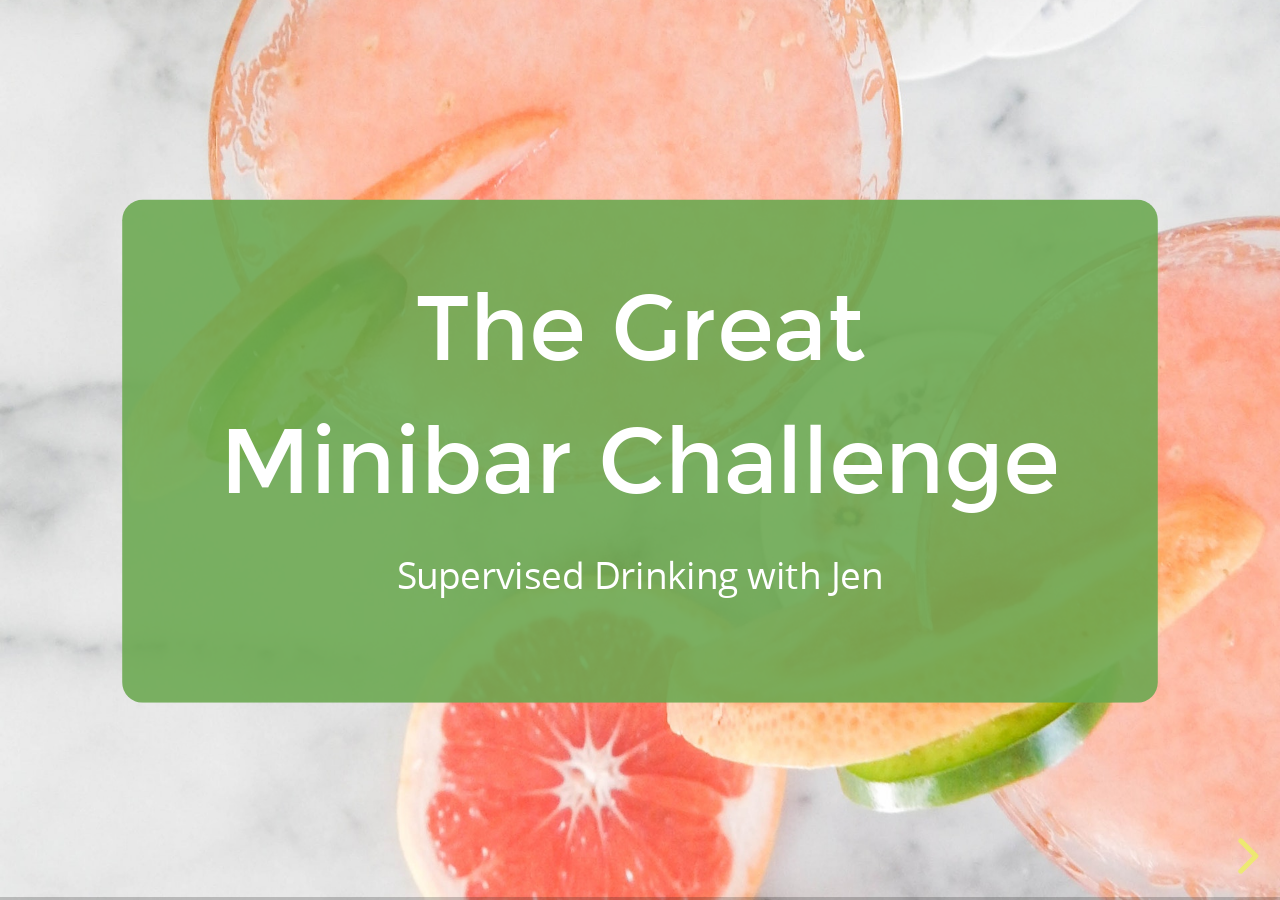
<file: great-minibar-challenge/index.html>
<!DOCTYPE html>
	<html class="sl-root decks export offline loaded">
	<head>
		<meta name="viewport" content="width=device-width, initial-scale=1.0, maximum-scale=1.0, user-scalable=no, viewport-fit=cover, minimal-ui">
		<meta charset="utf-8">
		<meta http-equiv="X-UA-Compatible" content="IE=edge,chrome=1">
		<meta name="mobile-web-app-capable" content="yes">
		<meta name="apple-mobile-web-app-capable" content="yes">
		<meta name="apple-mobile-web-app-status-bar-style" content="black-translucent">
		<link rel="manifest" href='data:application/manifest+json,{"display": "standalone", "name": "deck"}' />
		<title>deck</title>


		<link rel="stylesheet" type="text/css" href="lib/offline-v2.css">



	</head>
	<body class="reveal-viewport theme-font-montserrat theme-color-forest-yellow">
		<div class="reveal">
			<div class="slides">
				<section data-id="3de8b727bb128330edc3680dcf958f00" data-background-image="deck-c8afece6-2f27-4303-8755-21fd65ba6b57/baea69f0707b760c954b456c670f6ab5"><div class="sl-block" data-block-type="text" style="width: 806px; left: 77px; top: 201px; height: auto;" data-block-id="d7921f56c6f8e193d217a0cce808c01b"><div class="sl-block-content" data-placeholder-tag="h1" data-placeholder-text="Title Text" style="z-index: 12; color: rgb(255, 255, 255);">
<h1>The Great</h1>

<h1>Minibar Challenge</h1>
</div></div>
<div class="sl-block" data-block-type="shape" data-block-id="212d5664e4dafb4ea059bb330faf8440" style="min-width: 4px; min-height: 4px; width: 848px; height: 412px; left: 56px; top: 145px;"><div class="sl-block-style" style="z-index: 11; opacity: 0.88;"><div class="sl-block-content" data-shape-type="rect" data-shape-fill-color="rgb(106, 168, 79)" data-shape-stretch="true" style="z-index: 11;" data-shape-corner-radius="17px"><svg xmlns="http://www.w3.org/2000/svg" version="1.1" width="100%" height="100%" preserveaspectratio="none" viewbox="0 0 848 412"><rect width="848" height="412" rx="17" ry="17" class="shape-element" fill="rgb(106, 168, 79)"></rect></svg></div></div></div>
<div class="sl-block" data-block-type="text" data-block-id="51ac11cdc1fafa0ad8ffacf5c7114108" style="height: auto; min-width: 30px; min-height: 30px; width: 600px; left: 180px; top: 433px;"><div class="sl-block-content" data-placeholder-tag="p" data-placeholder-text="Text" style="z-index: 13; color: rgb(255, 255, 255);">
<p>Supervised Drinking with Jen</p>
</div></div></section><section data-id="987a65b11cc00c9a6555aaff09d6452e"><div class="sl-block" data-block-type="text" style="width: 806px; left: 77px; top: 49px; height: auto;" data-block-id="bac6c6c06545bfd8e4bcf69504b2f83e"><div class="sl-block-content" data-placeholder-tag="h1" data-placeholder-text="Title Text" style="z-index: 11;">
<h1>Hello!</h1>
</div></div>
<div class="sl-block" data-block-type="image" data-block-id="897cc259ca2de74e28d1962e631014f5" style="min-width: 4px; min-height: 4px; width: 348px; height: 348px; left: 0px; top: 0px;"><div class="sl-block-content" style="z-index: 12; transition-duration: 0.6s; transition-delay: 0.6s;" data-animation-type="slide-right"><img style="" data-natural-width="398" data-natural-height="398" data-lazy-loaded="" data-src="deck-c8afece6-2f27-4303-8755-21fd65ba6b57/f58b5cd2ad82a5d967d58c4c2329826e.png"></div></div>
<div class="sl-block" data-block-type="text" data-block-id="d46b4396ff78b36bf5309306037e7854" style="height: auto; min-width: 30px; min-height: 30px; width: 600px; left: 180px; top: 174px;"><div class="sl-block-content" data-placeholder-tag="p" data-placeholder-text="Text" style="z-index: 13;">
<h2>Jen Looper</h2>
</div></div>
<div class="sl-block" data-block-type="text" style="height: auto; min-width: 30px; min-height: 30px; width: 833px; left: 77px; top: 322px;" data-block-id="8e511bd64a7981c830f73b6c0a6a2453"><div class="sl-block-content" data-placeholder-tag="p" data-placeholder-text="Text" style="z-index: 14; font-size: 80%;">
<h2>Cloud Developer Advocate Lead<br>
Microsoft</h2>
</div></div>
<div class="sl-block" data-block-type="text" style="height: auto; min-width: 30px; min-height: 30px; width: 833px; left: 77px; top: 479px;" data-block-id="2fe4af5ab6f71289d7911c10d5f87d1a"><div class="sl-block-content" data-placeholder-tag="p" data-placeholder-text="Text" style="z-index: 15; font-size: 80%;">
<h2>Founder/CEO: Vue Vixens 🦊</h2>
</div></div>
<div class="sl-block" data-block-type="text" data-block-id="627533f1628f0ed0cc53ab6158ea1e62" style="height: auto; min-width: 30px; min-height: 30px; width: 76px; left: 759px; top: 460px;"><div class="sl-block-content" data-placeholder-tag="p" data-placeholder-text="Text" style="z-index: 20;">
<p>👑</p>
</div></div>
<div class="sl-block" data-block-type="text" data-block-id="be64d8d9c8843a7829d992ac82f6d0f3" style="height: auto; min-width: 30px; min-height: 30px; width: 264px; left: 348px; top: 627px;"><div class="sl-block-content" data-placeholder-tag="p" data-placeholder-text="Text" style="z-index: 21;">
<p>@jenlooper</p>
</div></div></section><section data-id="1e0cb7e51b44cfd4f63bf8a790a66ca9" data-background-image="deck-c8afece6-2f27-4303-8755-21fd65ba6b57/2f60adba5b1ecae46c7cbbb33cb0498d.JPG"><div class="sl-block" data-block-type="text" style="width: 806px; left: 77px; top: 247px; height: auto;" data-block-id="cfe91a1129389148f7339262ed1711d2"><div class="sl-block-content" data-placeholder-tag="h1" data-placeholder-text="Title Text" style="z-index: 11;">
<h1>inventor of the Vuetini</h1>
</div></div>
<div class="sl-block" data-block-type="shape" style="min-width: 4px; min-height: 4px; width: 848px; height: 270px; left: 56px; top: 209px;" data-block-id="5bc68ea197f77ee4bc7f971893efe493"><div class="sl-block-style" style="z-index: 10; opacity: 0.88;"><div class="sl-block-content" data-shape-type="rect" data-shape-fill-color="rgb(106, 168, 79)" data-shape-stretch="true" style="z-index: 10;" data-shape-corner-radius="17px"><svg xmlns="http://www.w3.org/2000/svg" version="1.1" width="100%" height="100%" preserveaspectratio="none" viewbox="0 0 848 270"><rect width="848" height="270" rx="17" ry="17" class="shape-element" fill="rgb(106, 168, 79)"></rect></svg></div></div></div></section><section data-id="df0f920b6e193ee43019a6084ba33a26"><div class="sl-block" data-block-type="text" style="width: 806px; left: 77px; top: 37px; height: auto;" data-block-id="aba180b8231eb0d163550346b1d49c5a"><div class="sl-block-content" data-placeholder-tag="h1" data-placeholder-text="Title Text" style="z-index: 11;">
<h1>"Queen of the apps"</h1>
</div></div>
<div class="sl-block" data-block-type="image" data-block-id="1349932c87023ed066f0dfc57ca368ba" style="min-width: 4px; min-height: 4px; width: 439px; height: 518px; left: 15px; top: 164px;"><div class="sl-block-content" style="z-index: 12;"><img style="" data-natural-width="868" data-natural-height="1024" data-lazy-loaded="" data-src="deck-c8afece6-2f27-4303-8755-21fd65ba6b57/297201dd0eb0f5cad0cfc4174aef320a.png"></div></div>
<div class="sl-block" data-block-type="text" data-block-id="6201ab64e8ead8558647408538c17606" style="height: auto; min-width: 30px; min-height: 30px; width: 398px; left: 508px; top: 227px;"><div class="sl-block-content" data-placeholder-tag="p" data-placeholder-text="Text" style="z-index: 13;">
<p>(according to Wellesley/Weston</p>

<p>Magazine,</p>

<p>so it must be true)</p>
</div></div></section><section data-id="e23445de3addbf78de0e986f27f5be99"><div class="sl-block" data-block-type="text" style="width: 806px; left: 77px; top: 48px; height: auto;" data-block-id="fb5bdd2d6317152ad8d7733f54f36de4"><div class="sl-block-content" data-placeholder-tag="h1" data-placeholder-text="Title Text" style="z-index: 11;">
<h1>I travel a lot</h1>
</div></div>
<div class="sl-block" data-block-type="image" data-block-id="da85572351fe77c35a5f167efd58d181" style="min-width: 4px; min-height: 4px; width: 806px; height: 478px; left: 77px; top: 192px;"><div class="sl-block-content" style="z-index: 13;"><img style="" data-natural-width="1847" data-natural-height="1096" data-lazy-loaded="" data-src="deck-c8afece6-2f27-4303-8755-21fd65ba6b57/100ecdc0694b5ea8aa95e9f4cd3726e3.png"></div></div></section><section data-id="b4322c026d61f23c6cbecd61ef4d49d6"><div class="sl-block" data-block-type="text" style="width: 869px; left: 52px; top: 26px; height: auto;" data-block-id="454b94b16d65787f41cd8e8b51d7bbe3"><div class="sl-block-content" data-placeholder-tag="h1" data-placeholder-text="Title Text" style="z-index: 11;">
<h1>I stay in a lot of hotels</h1>
</div></div>
<div class="sl-block" data-block-type="image" data-block-id="f1c0418a4615892e96a484ad35410e57" style="min-width: 4px; min-height: 4px; width: 388px; height: 518px; left: 286px; top: 156px;"><div class="sl-block-content" style="z-index: 12;"><img style="" data-natural-width="800" data-natural-height="1067" data-lazy-loaded="" data-src="deck-c8afece6-2f27-4303-8755-21fd65ba6b57/a5bfa86c11ac542146c43226fbc33a44.jpg"></div></div></section><section data-id="078d8288bf946414cd30df3425027781"><div class="sl-block" data-block-type="text" style="width: 864px; left: 29px; top: 41px; height: auto;" data-block-id="b98d63239769d3cbb1bfba23b6430c90"><div class="sl-block-content" data-placeholder-tag="h1" style="font-size: 200%; text-align: left; z-index: 11;" data-placeholder-text="Text" dir="ui">
<h2>I</h2>
<h2>❤️<br>mobile</h2>
<h2>apps</h2>
</div></div>
<div class="sl-block" data-block-type="image" style="min-width: 4px; min-height: 4px; width: 235px; height: 176px; left: 599px; top: 272px;" data-block-id="5253ed187ac43ee8da760f3267ae07a0"><div class="sl-block-content" style="z-index: 12;"><img style="" data-natural-width="259" data-natural-height="194" data-lazy-loaded="" data-src="deck-c8afece6-2f27-4303-8755-21fd65ba6b57/8bc8f75acc20ccd66518df160515b452.png"></div></div>
<div class="sl-block" data-block-type="shape" data-block-id="cbcab2e19dd3e7b80664d6e1880a9353" style="min-width: 4px; min-height: 4px; width: 300px; height: 300px; left: 566px; top: 210px;"><div class="sl-block-content" data-shape-type="circle" data-shape-fill-color="rgb(255, 255, 255)" data-shape-stretch="true" style="z-index: 10;"><svg xmlns="http://www.w3.org/2000/svg" version="1.1" width="100%" height="100%" preserveaspectratio="none" viewbox="0 0 300 300"><ellipse rx="150" ry="150" cx="150" cy="150" class="shape-element" fill="rgb(255, 255, 255)"></ellipse></svg></div></div></section><section data-id="ebf82521ce43070a1e92387d60f7a49a"><div class="sl-block" data-block-type="text" style="width: 806px; left: 77px; top: 277px; height: auto;" data-block-id="4be57faaf3cc9b7da47a057e7d5cf2ef"><div class="sl-block-content" data-placeholder-tag="h1" data-placeholder-text="Title Text" style="z-index: 10;">
<h1>put it all together...</h1>
</div></div></section><section data-id="c0ba15bbbca6f5e66be0a43dda3962fd"><div class="sl-block" data-block-type="text" style="width: 806px; left: 77px; top: 189px; height: auto;" data-block-id="0f23e4e9690e677c6b119df81639bdb4"><div class="sl-block-content" data-placeholder-tag="h2" data-placeholder-text="Title Text" style="z-index: 10;">
<h2>What if we could create a mobile app...🤔</h2>
</div></div>
<div class="sl-block" data-block-type="text" style="width: 806px; left: 84px; top: 392px; height: auto;" data-block-id="6edd8d613101da4d59f3c18bdb5aa0a4"><div class="sl-block-content" data-placeholder-tag="p" data-placeholder-text="Text" style="z-index: 11; transition-duration: 0.6s; transition-delay: 0.6s;" data-animation-type="slide-up">
<ul>
	<li>that would be able to ease my life in a hotel...</li>
	<li>...by making sense of the minibar by suggesting cocktails to make with available ingredients</li>
	<li>...do it in NativeScript-Vue</li>
	<li>...make it an 'intelligent' app</li>
	<li>...have some fun while you're at it!</li>
</ul>
</div></div></section><section data-id="7555c67ff2774b4247c2b65e4fa9d6bf"><div class="sl-block" data-block-type="text" style="width: 806px; left: 77px; top: 189px; height: auto;" data-block-id="3ac3aa228c8bd60ef031585b58570cd9"><div class="sl-block-content" data-placeholder-tag="h1" data-placeholder-text="Title Text" style="z-index: 11;">
<h1>Let's make an AI!</h1>
</div></div>
<div class="sl-block" data-block-type="text" style="width: 806px; left: 77px; top: 297px; height: auto;" data-block-id="68619e9f0ea10b253aa1775a895e37a0"><div class="sl-block-content" data-placeholder-tag="h2" data-placeholder-text="Subtitle" style="z-index: 12;">
<h2>👊</h2>
</div></div>
<div class="sl-block" data-block-type="image" data-block-id="399d9255cdb13924cf370c4a1c25cea3" style="min-width: 4px; min-height: 4px; width: 388px; height: 193px; left: 286px; top: 398px;"><div class="sl-block-content" style="z-index: 13; transition-duration: 0.6s; transition-delay: 0.6s;" data-animation-type="fade-in"><img style="" data-natural-width="388" data-natural-height="193" data-lazy-loaded="" data-src="deck-c8afece6-2f27-4303-8755-21fd65ba6b57/9b07841030bc820174badebed49da71b.png"></div></div></section><section data-id="bef596037d9bc98797d5c6f2be6e93c2"><div class="sl-block" data-block-type="text" style="width: 806px; left: 77px; top: 30px; height: auto;" data-block-id="23e7877b086be7160607a4c0dfe75d93"><div class="sl-block-content" data-placeholder-tag="h1" data-placeholder-text="Title Text" style="z-index: 11;">
<h1>Step 1: gather data</h1>
</div></div>
<div class="sl-block" data-block-type="text" data-block-id="7a3542f45a2faccf2570c9018c4d0f99" style="height: auto; min-width: 30px; min-height: 30px; width: 304px; left: 609px; top: 209px;"><div class="sl-block-content" data-placeholder-tag="p" data-placeholder-text="Text" style="z-index: 12;">
<p>Let's try Kaggle - The Data Scientist's Heaven</p>
</div></div>
<div class="sl-block" data-block-type="image" data-block-id="a08e3eacd8cd385b18d48e3a62674042" style="min-width: 4px; min-height: 4px; width: 468px; height: 518px; left: 41px; top: 182px;"><div class="sl-block-content" style="z-index: 13;"><img style="" data-natural-width="1026" data-natural-height="1136" data-lazy-loaded="" data-src="deck-c8afece6-2f27-4303-8755-21fd65ba6b57/bca4811c01349eac7652e331112492a0.png"></div></div>
<div class="sl-block" data-block-type="text" data-block-id="1276354e8b3efe03fdfd23036a810588" style="height: auto; min-width: 30px; min-height: 30px; width: 269px; left: 627px; top: 403px;"><div class="sl-block-content" data-placeholder-tag="p" data-placeholder-text="Text" style="z-index: 14;">
<p>500 crowdsourced cocktails scraped from thecocktaildb.com</p>
</div></div></section><section data-id="700c8a6f154028b1617a77472e355303" data-background-image="deck-c8afece6-2f27-4303-8755-21fd65ba6b57/07a247918679cb7aa3a1ff4ed83e8ef9.gif"><div class="sl-block" data-block-type="text" style="width: 806px; left: 77px; top: 189px; height: auto;" data-block-id="a99dafdcdb9274679f76c3672092c640"><div class="sl-block-content" data-placeholder-tag="h1" data-placeholder-text="Title Text" style="z-index: 10;">
<h1>not enough cocktailing going on here</h1>
</div></div></section><section data-id="f6690fd3c817c1cfc3c4264f09ca2a00"><div class="sl-block" data-block-type="text" style="width: 806px; left: 77px; top: 32px; height: auto;" data-block-id="0a15705df460154436fdc72ac03dea81"><div class="sl-block-content" data-placeholder-tag="h1" data-placeholder-text="Title Text" style="z-index: 11;">
<h1>a clue from Beth Skwarecki, creator of @botcocktails</h1>
</div></div>
<div class="sl-block" data-block-type="image" data-block-id="11c30588d3125ed576e64113d352a091" style="min-width: 4px; min-height: 4px; width: 526px; height: 124px; left: 217px; top: 396px;"><div class="sl-block-content" style="z-index: 12;"><img style="" data-natural-width="526" data-natural-height="124" data-lazy-loaded="" data-src="deck-c8afece6-2f27-4303-8755-21fd65ba6b57/fe516577ed3b05810e64233426679d11.png"></div></div>
<div class="sl-block" data-block-type="shape" data-block-id="edae7533c8d28fc7fa3180cbb8060357" style="min-width: 4px; min-height: 4px; width: 30px; height: 108px; left: 719px; top: 473px;"><div class="sl-block-style" style="z-index: 13; transform: rotate(323deg);"><div class="sl-block-content" data-shape-type="arrow-up" data-shape-fill-color="rgb(255, 0, 0)" data-shape-stretch="true" style="z-index: 13;"><svg xmlns="http://www.w3.org/2000/svg" version="1.1" width="100%" height="100%" preserveaspectratio="none" viewbox="0 0 30 108"><polygon points="15,0 30,54 21,54 21,108 9,108 9,54 0,54 15,0" class="shape-element" fill="rgb(255, 0, 0)"></polygon></svg></div></div></div></section><section data-id="097459d8fd86dbf1fdb71a7788cf1964"><div class="sl-block" data-block-type="text" style="width: 806px; left: 98px; top: 10px; height: auto;" data-block-id="ed524ae4255ae1d546428d2ff312de0f"><div class="sl-block-content" data-placeholder-tag="h1" data-placeholder-text="Title Text" style="z-index: 11;">
<h1>Old Mr. Boston's Official Bartending Guide, 1935</h1>
</div></div>
<div class="sl-block" data-block-type="image" style="min-width: 4px; min-height: 4px; width: 208px; height: 312px; left: 382px; top: 343px;" data-block-id="25f01df359bf6409bc098f5e0e14f824"><div class="sl-block-content" style="z-index: 12;"><img data-natural-width="333" data-natural-height="499" style="" data-lazy-loaded="" data-src="deck-c8afece6-2f27-4303-8755-21fd65ba6b57/e3826ae9f142ec7d154ee52c102e91c4.jpg"></div></div></section><section data-id="b0f185a8c135c9622d36280470eb67be"><div class="sl-block" data-block-type="text" style="width: 942px; left: 9px; top: 11px; height: auto;" data-block-id="ae02159cab0eb8c8840d94ee36b04957"><div class="sl-block-content" data-placeholder-tag="h1" data-placeholder-text="Title Text" style="z-index: 11;">
<h1>Zomg there's a web site</h1>
</div></div>
<div class="sl-block" data-block-type="image" data-block-id="c5851b3dfff7882e741e1bf96d7fe897" style="min-width: 4px; min-height: 4px; width: 806px; height: 580px; left: 77px; top: 120px;"><div class="sl-block-content" style="z-index: 12;"><img data-natural-width="1681" data-natural-height="1210" style="" data-lazy-loaded="" data-src="deck-c8afece6-2f27-4303-8755-21fd65ba6b57/dd8f6bdba9d2bf0dfacf1f17e4298f17.png"></div></div></section><section data-id="b8203bbcf495f66db35f698909957c51"><div class="sl-block" data-block-type="text" style="width: 942px; left: 9px; top: 11px; height: auto;" data-block-id="96518c2a589a20a382fa8b484e43e95c"><div class="sl-block-content" data-placeholder-tag="h1" data-placeholder-text="Title Text" style="z-index: 10;">
<h1>...with a scrapable API</h1>
</div></div>
<div class="sl-block" data-block-type="image" data-block-id="661b8ecf985c6d5a068e8fc34445ead9" style="min-width: 4px; min-height: 4px; width: 806px; height: 245px; left: 18px; top: 118px;"><div class="sl-block-content fragment" style="z-index: 11;" data-fragment-index="0"><img data-natural-width="1695" data-natural-height="515" style="" data-lazy-loaded="" data-src="deck-c8afece6-2f27-4303-8755-21fd65ba6b57/bd10681811ebed235cb0619be5702cd0.png"></div></div>
<div class="sl-block" data-block-type="image" data-block-id="31459e42e9e54dc837a389be649b11d9" style="min-width: 4px; min-height: 4px; width: 943px; height: 93px; left: 8px; top: 388px;"><div class="sl-block-content fragment" style="z-index: 12;" data-fragment-index="1"><img data-natural-width="1683" data-natural-height="166" style="" data-lazy-loaded="" data-src="deck-c8afece6-2f27-4303-8755-21fd65ba6b57/9376ffe15d15e5d0bafc27081c7007e6.png"></div></div>
<div class="sl-block" data-block-type="line" data-block-id="5ddf5bd3ee29730280c47d9f81558f5d" style="width: auto; height: auto; min-width: 1px; min-height: 1px; left: 113px; top: 395px;"><div class="sl-block-content fragment" data-line-x1="-261" data-line-y1="145" data-line-x2="245" data-line-y2="348" data-line-color="#000000" data-line-start-type="none" data-line-end-type="none" style="z-index: 15;" data-fragment-index="2"><svg xmlns="http://www.w3.org/2000/svg" version="1.1" preserveaspectratio="xMidYMid" width="506" height="203" viewbox="-261 145 506 203"><line stroke="rgba(0,0,0,0)" stroke-width="15" x1="-261" y1="145" x2="245" y2="348"></line><line stroke="#000000" stroke-width="2" x1="-261" y1="145" x2="245" y2="348"></line></svg></div></div>
<div class="sl-block" data-block-type="image" data-block-id="cf85e765d6c6a487f8cddfaf2e6e38eb" style="min-width: 4px; min-height: 4px; width: 329px; height: 281px; left: 575px; top: 405px;"><div class="sl-block-content fragment" style="z-index: 14;" data-fragment-index="2"><img data-natural-width="893" data-natural-height="762" style="" data-lazy-loaded="" data-src="deck-c8afece6-2f27-4303-8755-21fd65ba6b57/52f2804263df0fb24c3ea1804941cd46.png"></div></div></section><section data-id="001ea64f390e8e9a4e037c3e7e961cf0"><div class="sl-block" data-block-type="text" style="width: 864px; left: 62px; top: 11px; height: auto;" data-block-id="ac89dd35af40edd6bbdb46f056c00768"><div class="sl-block-content" data-placeholder-tag="h1" data-placeholder-text="Title Text" style="z-index: 11;">
<h2>All ur cocktails belong to me</h2>
</div></div>
<div class="sl-block" data-block-type="image" data-block-id="c4e0ff8af178fedcfd0b1051ee0a34b6" style="min-width: 4px; min-height: 4px; width: 448px; height: 518px; left: 23px; top: 165px;"><div class="sl-block-content" style="z-index: 12;"><img style="" data-natural-width="984" data-natural-height="1138" data-lazy-loaded="" data-src="deck-c8afece6-2f27-4303-8755-21fd65ba6b57/f36b2501335c7d107525c5e0c03b3a56.png"></div></div>
<div class="sl-block" data-block-type="image" data-block-id="a2935acb0c6ad383344b1226cf10fd63" style="min-width: 4px; min-height: 4px; width: 390px; height: 518px; left: 546px; top: 165px;"><div class="sl-block-content" style="z-index: 13;"><img data-natural-width="965" data-natural-height="1283" style="" data-lazy-loaded="" data-src="deck-c8afece6-2f27-4303-8755-21fd65ba6b57/8ef8da5c80ae46613fa86f3f3a2c8045.png"></div></div>
<div class="sl-block" data-block-type="text" data-block-id="d39df0bb898d2d9496fcc4e403b3c20b" style="height: auto; min-width: 30px; min-height: 30px; width: 600px; left: 180px; top: 91px;"><div class="sl-block-content" data-placeholder-tag="p" data-placeholder-text="Text" style="z-index: 14;">
<p>back to Kaggle</p>
</div></div></section><section data-id="789a0dd562335bb939fc0c445f1ebaf2" data-background-image="deck-c8afece6-2f27-4303-8755-21fd65ba6b57/5330581134bc79eecfe59f89178ccf58.gif"></section><section data-id="86062a26427cc363639fdd37eb0b1309"><div class="sl-block" data-block-type="text" style="width: 864px; left: 48px; top: 12px; height: auto;" data-block-id="89dec9d7019f2db92620b4c025669520"><div class="sl-block-content" data-placeholder-tag="h1" style="text-align: left; z-index: 11;" data-placeholder-text="Text">
<h1 style="text-align:center">Step 2: Time to build a</h1>

<h1 style="text-align:center">mobile app</h1>
</div></div>
<div class="sl-block" data-block-type="text" data-block-id="629f49aa328524efce27d94cd5a24de9" style="height: auto; min-width: 30px; min-height: 30px; width: 663px; left: 149px; top: 238px;"><div class="sl-block-content" data-placeholder-tag="p" data-placeholder-text="Text" style="z-index: 12;">
<p>Use the NativeScript CLI: tns create mixology</p>
</div></div>
<div class="sl-block" data-block-type="image" data-block-id="b6b73053cd7c211d009f5750aaf0e71c" style="min-width: 4px; min-height: 4px; width: 569px; height: 348px; left: 196px; top: 306px;"><div class="sl-block-content" style="z-index: 13;"><img data-natural-width="871" data-natural-height="533" style="" data-lazy-loaded="" data-src="deck-c8afece6-2f27-4303-8755-21fd65ba6b57/7ac6a428a7e50becc681654669ffaef9.gif"></div></div>
<div class="sl-block" data-block-type="image" style="min-width: 4px; min-height: 4px; width: 218px; height: 163px; left: 683px; top: 306px;" data-block-id="5265d477fff6cd658a44d706950b5963"><div class="sl-block-content" style="z-index: 14;"><img style="" data-natural-width="259" data-natural-height="194" data-lazy-loaded="" data-src="deck-c8afece6-2f27-4303-8755-21fd65ba6b57/8bc8f75acc20ccd66518df160515b452.png"></div></div></section><section data-id="94185d11e5bab1d83d17e9fc67ddbf59"><div class="sl-block" data-block-type="text" style="width: 806px; left: 77px; top: 24px; height: auto;" data-block-id="2ef214a87f29cd6b72d3925274a86e39"><div class="sl-block-content" data-placeholder-tag="h1" data-placeholder-text="Title Text" style="z-index: 11;">
<h1>Scaffold an app</h1>
</div></div>
<div class="sl-block" data-block-type="image" data-block-id="252677cddfe012b39e327c307aea208e" style="min-width: 4px; min-height: 4px; width: 806px; height: 569px; left: 77px; top: 121px;"><div class="sl-block-content" style="z-index: 12;"><img data-natural-width="1223" data-natural-height="864" style="" data-lazy-loaded="" data-src="deck-c8afece6-2f27-4303-8755-21fd65ba6b57/cb7fc85f1d31a5634871fe533248e433.png"></div></div></section><section data-id="47e08a9cb9ce7ede2e1b85d9dbf97b5b"><div class="sl-block" data-block-type="text" style="width: 806px; left: 77px; top: 20px; height: auto;" data-block-id="461fc95f665bdb3826357dd9bec76345"><div class="sl-block-content" data-placeholder-tag="h1" data-placeholder-text="Title Text" style="z-index: 11;">
<h1>run it in emulators</h1>
</div></div>
<div class="sl-block" data-block-type="image" data-block-id="fcaec203f1c7c1013cdb393e09e1f292" style="min-width: 4px; min-height: 4px; width: 291px; height: 518px; left: 548px; top: 136px;"><div class="sl-block-content" style="z-index: 12;"><img style="" data-natural-width="750" data-natural-height="1334" data-lazy-loaded="" data-src="deck-c8afece6-2f27-4303-8755-21fd65ba6b57/ace4becad372de469e9f394d309be4dd.png"></div></div>
<div class="sl-block" data-block-type="image" data-block-id="aa34aa28273d3e99bf313b0afca31689" style="min-width: 4px; min-height: 4px; width: 291px; height: 518px; left: 154px; top: 136px;"><div class="sl-block-content" style="z-index: 13;"><img data-natural-width="759" data-natural-height="1350" style="" data-lazy-loaded="" data-src="deck-c8afece6-2f27-4303-8755-21fd65ba6b57/c5cae558704eeb7ea0ce5f1fff127603.png"></div></div></section><section data-id="de0becf0341d669cf1239ecc8b77b1d8"><div class="sl-block" data-block-type="text" style="width: 806px; left: 77px; top: 0px; height: auto;" data-block-id="da14cd0dcb74d123c82ef049b86b56a9"><div class="sl-block-content" data-placeholder-tag="h1" data-placeholder-text="Title Text" style="z-index: 10;">
<h1>fix up the UI</h1>
</div></div>
<div class="sl-block" data-block-type="text" data-block-id="2dcafe82be6937957a2af53cce6aeb2c" style="height: auto; min-width: 30px; min-height: 30px; width: 600px; left: 180px; top: 97px;"><div class="sl-block-content" data-placeholder-tag="p" data-placeholder-text="Text" style="z-index: 12;">
<p>Presenting...MixoLogy</p>
</div></div>
<div class="sl-block" data-block-type="image" data-block-id="dbb61ce9bd223a4b4ba6a34866eab71e" style="min-width: 4px; min-height: 4px; width: 291px; height: 518px; left: 651px; top: 129px;"><div class="sl-block-content fragment" style="z-index: 13;" data-fragment-index="2"><img data-natural-width="750" data-natural-height="1334" style="" data-lazy-loaded="" data-src="deck-c8afece6-2f27-4303-8755-21fd65ba6b57/0e37eeb40519697b244cb2a67a65e43d.jpeg"></div></div>
<div class="sl-block" data-block-type="image" data-block-id="da9f71bd68b57b7166e0f4375e721cbb" style="min-width: 4px; min-height: 4px; width: 144px; height: 144px; left: 52px; top: 217px;"><div class="sl-block-content fragment" style="z-index: 14;" data-fragment-index="0"><img data-natural-width="144" data-natural-height="144" style="" data-lazy-loaded="" data-src="deck-c8afece6-2f27-4303-8755-21fd65ba6b57/db4e1af462db0a734492d238c60927d5.png"></div></div>
<div class="sl-block" data-block-type="image" data-block-id="67b3f1540158977414d9bd7b9be93e8f" style="min-width: 4px; min-height: 4px; width: 358px; height: 358px; left: 232px; top: 289px;"><div class="sl-block-content fragment" style="z-index: 15;" data-fragment-index="1"><img data-natural-width="1024" data-natural-height="1024" style="" data-lazy-loaded="" data-src="deck-c8afece6-2f27-4303-8755-21fd65ba6b57/011080a1ad683a58ebf51deb6f9c459a.png"></div></div>
<div class="sl-block" data-block-type="text" data-block-id="23afc5664e31d37d8ab0169f49093afb" style="height: auto; min-width: 30px; min-height: 30px; width: 100px; left: 74px; top: 370px;"><div class="sl-block-content fragment" data-placeholder-tag="p" data-placeholder-text="Text" style="z-index: 16;" data-fragment-index="0">
<p>icon</p>
</div></div>
<div class="sl-block" data-block-type="text" style="height: auto; min-width: 30px; min-height: 30px; width: 100px; left: 361px; top: 653px;" data-block-id="561ba2bf0434a970b06442a03902c8cb"><div class="sl-block-content fragment" data-placeholder-tag="p" data-placeholder-text="Text" style="z-index: 17;" data-fragment-index="1">
<p>logo</p>
</div></div>
<div class="sl-block" data-block-type="text" style="height: auto; min-width: 30px; min-height: 30px; width: 100px; left: 746px; top: 647px;" data-block-id="9fc7dc53ae0740d38a04fac7f11d24ad"><div class="sl-block-content fragment" data-placeholder-tag="p" data-placeholder-text="Text" style="z-index: 19;" data-fragment-index="2">
<p>home</p>
</div></div></section><section data-id="782c463d23c411fcfb2fcda1f5c5a435"><div class="sl-block" data-block-type="text" style="width: 806px; left: 77px; top: 12px; height: auto;" data-block-id="c02795b7902a93ca76e930acd73049fb"><div class="sl-block-content" data-placeholder-tag="h1" data-placeholder-text="Title Text" style="z-index: 11;">
<h2>Step 3: Leverage that data</h2>
</div></div>
<div class="sl-block" data-block-type="text" data-block-id="d7fb82bb88374391e5ca1ed753928e29" style="height: auto; min-width: 30px; min-height: 30px; width: 600px; left: 180px; top: 115px;"><div class="sl-block-content" data-placeholder-tag="p" data-placeholder-text="Text" style="z-index: 12;" data-gramm_id="e6c06ca3-7cab-1a86-e032-8fd57613f2a8" data-gramm="true" data-gramm_editor="true">
<p>"I have Tequila, what can I make?"</p>
</div></div>
<div class="sl-block" data-block-type="text" data-block-id="a0375f0e0e7e07183e417b50fa0bca47" style="height: auto; min-width: 30px; min-height: 30px; width: 600px; left: 180px; top: 187px;"><div class="sl-block-content" data-placeholder-tag="p" data-placeholder-text="Text" style="z-index: 13;">
<p>(hint, this does not need machine learning)</p>
</div></div>
<div class="sl-block" data-block-type="text" data-block-id="148485eb8d5a9315f40b209ba694f5f9" style="height: auto; min-width: 30px; min-height: 30px; width: 600px; left: 180px; top: 298px;"><div class="sl-block-content" data-placeholder-tag="p" data-placeholder-text="Text" style="z-index: 14;">
<p>a job for...</p>
</div></div>
<div class="sl-block" data-block-type="image" style="min-width: 4px; min-height: 4px; width: 242px; height: 292px; left: 359px; top: 382px;" data-block-id="42e5eb7b08b016a5732731fffa403d1e"><div class="sl-block-content" style="z-index: 15; transition-duration: 0.6s; transition-delay: 0.6s;" data-animation-type="fade-in"><img style="" data-natural-width="596" data-natural-height="720" data-lazy-loaded="" data-src="deck-c8afece6-2f27-4303-8755-21fd65ba6b57/5320c7837476e606040f663528682a92.png"></div></div></section><section data-id="73517bf261e49c5a5b3becefea1f59c0"><div class="sl-block" data-block-type="text" style="width: 806px; left: 77px; top: 12px; height: auto;" data-block-id="141866d8150f9fd324355f82a96c44bf"><div class="sl-block-content" data-placeholder-tag="h1" data-placeholder-text="Title Text" style="z-index: 11;">
<h2>let's use Firebase</h2>
</div></div>
<div class="sl-block" data-block-type="image" style="width: 49px; height: 49px; left: 379px; top: 91px; min-width: 4px; min-height: 4px;" data-block-id="39088aa7c2702a08082571a1d44ae8ea"><div class="sl-block-content" style="z-index: 12; transition-duration: 0.6s; transition-delay: 0.6s;" data-animation-type="fade-in"><img style="" data-natural-width="1350" data-natural-height="1350" data-lazy-loaded="" data-src="deck-c8afece6-2f27-4303-8755-21fd65ba6b57/e3557fe1c3bf2a178979acf370993f54.png"></div></div>
<div class="sl-block" data-block-type="image" data-block-id="cf44fa0c73124e652afcaabf572aba08" style="min-width: 4px; min-height: 4px; width: 806px; height: 472px; left: 77px; top: 162px;"><div class="sl-block-content" style="z-index: 13;"><img style="" data-natural-width="2305" data-natural-height="1350" data-lazy-loaded="" data-src="deck-c8afece6-2f27-4303-8755-21fd65ba6b57/d097ff3b374acd861c18eb582b5f3b03.png"></div></div>
<div class="sl-block" data-block-type="image" data-block-id="c1b5e1fee07198e1f382248e53dd4f11" style="min-width: 4px; min-height: 4px; width: 88px; height: 56px; left: 480px; top: 91px;"><div class="sl-block-content" style="z-index: 14;"><img style="" data-natural-width="1447" data-natural-height="926" data-lazy-loaded="" data-src="deck-c8afece6-2f27-4303-8755-21fd65ba6b57/872d2ca4cb3f6acd19bc7c3867002c4b.png"></div></div>
<div class="sl-block" data-block-type="text" data-block-id="460f096f16e71235d33fd92b9d5ccf6a" style="height: auto; min-width: 30px; min-height: 30px; width: 50px; left: 435px; top: 100px;"><div class="sl-block-content" data-placeholder-tag="p" data-placeholder-text="Text" style="z-index: 15;" data-gramm_id="36ac7671-c3d7-7e06-7b95-bb9e46e563cc" data-gramm="true" data-gramm_editor="true">
<p>❤️</p>
</div></div></section><section data-id="faccbd330da1484f2afd58301c165cb6"><div class="sl-block" data-block-type="text" style="width: 930px; left: 16px; top: 15px; height: auto;" data-block-id="d5910416ab1f66bcfb8739fffe982916"><div class="sl-block-content" data-placeholder-tag="h1" data-placeholder-text="Title Text" style="z-index: 11;">
<h2>upload the cocktails to Firebase</h2>
</div></div>
<div class="sl-block" data-block-type="text" data-block-id="1af6dbf65a59da49f6a24569b12f37d7" style="height: auto; min-width: 30px; min-height: 30px; width: 600px; left: 181px; top: 111px;"><div class="sl-block-content" data-placeholder-tag="p" data-placeholder-text="Text" style="z-index: 12;">
<p>From Excel to JSON</p>
</div></div>
<div class="sl-block" data-block-type="image" data-block-id="30aa7c51ea2234f52193d040cf39bdf5" style="min-width: 4px; min-height: 4px; width: 607px; height: 502px; left: 178px; top: 191px;"><div class="sl-block-content" style="z-index: 13;"><img data-natural-width="1181" data-natural-height="977" style="" data-lazy-loaded="" data-src="deck-c8afece6-2f27-4303-8755-21fd65ba6b57/3c598f8c3c9a5d1852b1a255ae0352dc.png"></div></div></section><section data-id="c4468c140193b14ad5454d00a7ce59d6"><div class="sl-block" data-block-type="text" style="width: 806px; left: 77px; top: 11px; height: auto;" data-block-id="bfe58b611684d53072d1e93e47d38d1a"><div class="sl-block-content" data-placeholder-tag="h1" data-placeholder-text="Title Text" style="z-index: 11;">
<h1>Integrate Firebase</h1>
</div></div>
<div class="sl-block" data-block-type="code" data-block-id="c36178875c3248c05c7f530e6af46db3" style="min-width: 30px; min-height: 30px; width: 666px; height: 500px; left: 147px; top: 171px;"><div class="sl-block-content notranslate" style="z-index: 12; border-width: 1px;" data-highlight-theme="monokai"><pre class="javascript"><code>import Vue from 'nativescript-vue'

import firebase from 'nativescript-plugin-firebase'

firebase
	.init({
		
	})
	.then(
	    instance =&gt; {
		console.log('firebase.init done')
	    },
	    error =&gt; {
	        console.log(`firebase.init error: ${error}`)
	    }
	);

Vue.prototype.$firebase = firebase

...

new Vue({
	render: h =&gt; h('frame', [h(Home)]),
}).$start()</code></pre></div></div>
<div class="sl-block" data-block-type="text" data-block-id="773c57de3999dc57d18d76104a68a291" style="height: auto; min-width: 30px; min-height: 30px; width: 600px; left: 180px; top: 108px;"><div class="sl-block-content" data-placeholder-tag="p" data-placeholder-text="Text" style="z-index: 13;">
<p>main.js</p>
</div></div>
<div class="sl-block" data-block-type="line" data-block-id="10938e1db2d1e8e3810044aba8b6111a" style="width: auto; height: auto; min-width: 1px; min-height: 1px; left: 542px; top: 140px;"><div class="sl-block-content" data-line-x1="0" data-line-y1="200" data-line-x2="230" data-line-y2="121" data-line-color="#f1c232" data-line-start-type="none" data-line-end-type="none" style="z-index: 14;"><svg xmlns="http://www.w3.org/2000/svg" version="1.1" preserveaspectratio="xMidYMid" width="230" height="79" viewbox="0 121 230 79"><line stroke="rgba(0,0,0,0)" stroke-width="15" x1="0" y1="200" x2="230" y2="121"></line><line stroke="#f1c232" stroke-width="2" x1="0" y1="200" x2="230" y2="121"></line></svg></div></div>
<div class="sl-block" data-block-type="text" data-block-id="9b6464f9e0ee3b3835ef87ed3a703477" style="height: auto; min-width: 30px; min-height: 30px; width: 236px; left: 689px; top: 108px;"><div class="sl-block-content" data-placeholder-tag="p" data-placeholder-text="Text" style="z-index: 15; color: rgb(241, 194, 50);">
<p>firebase plugin</p>
</div></div></section><section data-id="6c7014aa0683c724471240a0dfc83b30"><div class="sl-block" data-block-type="text" style="width: 806px; left: 77px; top: 119px; height: auto;" data-block-id="992f0df5c46b3d24e94f58e77810b196"><div class="sl-block-content" data-placeholder-tag="h1" data-placeholder-text="Title Text" style="z-index: 10;">
<h1>demo</h1>
</div></div>
<div class="sl-block" data-block-type="text" style="width: 806px; left: 77px; top: 321px; height: auto;" data-block-id="4924a7e8d40fe685ee926c8c669ade4e"><div class="sl-block-content" data-placeholder-tag="h2" data-placeholder-text="Subtitle" style="z-index: 11;">
<h2>select an ingredient, show appropriate recipes from Firebase</h2>
</div></div></section><section data-id="34cdef4a40df9ccba49a2b41d51afd77" data-background-image="deck-c8afece6-2f27-4303-8755-21fd65ba6b57/1b965a0890d7a9ac5ebe3cddf545faa1.gif"></section><section data-id="89c5d0db1696e6a04aa0022ac164dfbd"><div class="sl-block" data-block-type="text" style="width: 806px; left: 77px; top: 266px; height: auto;" data-block-id="6b85c1c6c40d9cad4708d5ee2fc0b95a"><div class="sl-block-content" data-placeholder-tag="h1" data-placeholder-text="Title Text" style="z-index: 11;">
<h1>we can do better</h1>
</div></div>
<div class="sl-block" data-block-type="text" data-block-id="bf58c3d42f54681e7ee2d8ed76bd6421" style="height: auto; min-width: 30px; min-height: 30px; width: 600px; left: 180px; top: 385px;"><div class="sl-block-content" data-placeholder-tag="p" data-placeholder-text="Text" style="z-index: 12;">
<h1>💪</h1>
</div></div></section><section data-id="4da7628ef3b8cddc440e622731d99e58"><div class="sl-block" data-block-type="text" style="width: 806px; left: 77px; top: 151px; height: auto;" data-block-id="c2c6b59d3338b60549c8a4527442d9ee"><div class="sl-block-content" data-placeholder-tag="h1" data-placeholder-text="Title Text" style="z-index: 10;" data-gramm_id="5f16e126-275a-ba9c-ad8f-1ac5286cb118" data-gramm="true" data-gramm_editor="true">
<h1>💡</h1>

<h1>Let's run the bottles through an image-recognition service!</h1>
</div></div></section><section data-id="6c529511e2de64b77c4de84e23debaf4"><div class="sl-block" data-block-type="text" style="width: 806px; left: 89px; top: 53px; height: auto;" data-block-id="81e7c11eff3a9df039f22876abdbf687"><div class="sl-block-content" data-placeholder-tag="h1" data-placeholder-text="Title Text" style="z-index: 11;">
<h1>Let's try Google Cloud Vision API</h1>
</div></div>
<div class="sl-block" data-block-type="image" data-block-id="14c66c012694fc900643b11aec903ac3" style="min-width: 4px; min-height: 4px; width: 806px; height: 281px; left: 77px; top: 350px;"><div class="sl-block-content" style="z-index: 12; transition-duration: 0.6s; transition-delay: 0.6s;" data-animation-type="fade-in"><img data-natural-width="1454" data-natural-height="507" style="" data-lazy-loaded="" data-src="deck-c8afece6-2f27-4303-8755-21fd65ba6b57/d8135db97d27d47fbb3ecde3d77a3461.png"></div></div>
<div class="sl-block" data-block-type="text" data-block-id="858bdcfd521f7f2bd8f814a83b7f20f4" style="height: auto; min-width: 30px; min-height: 30px; width: 600px; left: 180px; top: 260px;"><div class="sl-block-content" data-placeholder-tag="p" data-placeholder-text="Text" style="z-index: 13;">
<p>pre-trained generic model</p>
</div></div></section><section data-id="fe13ccf6479c18aa276cd5dd1eba2f03"><div class="sl-block" data-block-type="text" style="width: 806px; left: 77px; top: 15px; height: auto;" data-block-id="a024f6b3e5e7e7de68fe7ae1d6c25260"><div class="sl-block-content" data-placeholder-tag="h1" data-placeholder-text="Title Text" style="z-index: 11;">
<h1>How about Clarifai?</h1>
</div></div>
<div class="sl-block" data-block-type="image" data-block-id="4dd82ae6d8b5b7652e6fded15a9c8167" style="min-width: 4px; min-height: 4px; width: 806px; height: 572px; left: 77px; top: 128px;"><div class="sl-block-content" style="z-index: 12;"><img style="" data-natural-width="1658" data-natural-height="1176" data-src="deck-c8afece6-2f27-4303-8755-21fd65ba6b57/64aeee445c028a82b2e5909a1c4c4bf4.png"></div></div></section><section data-id="d9a41b5c6cebdec0a45798f3d94f7009"><div class="sl-block" data-block-type="text" style="width: 806px; left: 77px; top: 15px; height: auto;" data-block-id="101e476b055bfebdf6989b25f92a0bcb"><div class="sl-block-content" data-placeholder-tag="h1" data-placeholder-text="Title Text" style="z-index: 11;">
<h1>Microsoft?</h1>
</div></div>
<div class="sl-block" data-block-type="image" data-block-id="86638689eb20925fbc9f5b9c14970b93" style="min-width: 4px; min-height: 4px; width: 480px; height: 344px; left: 452px; top: 331px;"><div class="sl-block-content" style="z-index: 12;"><img data-natural-width="869" data-natural-height="623" style="" data-src="deck-c8afece6-2f27-4303-8755-21fd65ba6b57/d2c63777f8bf4587351bb6efd05ea30f.png"></div></div>
<div class="sl-block" data-block-type="image" data-block-id="332beada98e9f77d0485448f36f4fc1b" style="min-width: 4px; min-height: 4px; width: 430px; height: 292px; left: 12px; top: 112px;"><div class="sl-block-content" style="z-index: 13;"><img style="" data-natural-width="381" data-natural-height="259" data-src="deck-c8afece6-2f27-4303-8755-21fd65ba6b57/0ec737348cd8d87bfb6ff41231778f98.png"></div></div></section><section data-id="33317a7afeda2a04f96a96cfb1da0616" data-background-image="deck-c8afece6-2f27-4303-8755-21fd65ba6b57/2bf4d19d3a654c46a9a366f24bea5a7d.gif"></section><section data-id="4e9d39b2ead1cf85882391fd1b54fa2b"><div class="sl-block" data-block-type="text" style="width: 806px; left: 77px; top: 189px; height: auto;" data-block-id="240f26dc55e74e41f4241dbf038208a4"><div class="sl-block-content" data-placeholder-tag="h1" data-placeholder-text="Title Text" style="z-index: 10;">
<h1>This is a job for</h1>
</div></div>
<div class="sl-block" data-block-type="text" style="width: 806px; left: 77px; top: 356px; height: auto;" data-block-id="b6bd7d06b659818d8b41e2924b6d82b2"><div class="sl-block-content" data-placeholder-tag="h2" data-placeholder-text="Subtitle" style="z-index: 11; transition-duration: 0.6s; transition-delay: 0.6s;" data-animation-type="fade-in">
<h2>a custom-trained model!</h2>
</div></div></section><section data-id="f5143735707d970f439266f79e5a0f4e"><div class="sl-block" data-block-type="text" style="width: 806px; left: 77px; top: 105px; height: auto;" data-block-id="eae57a67573db339f01e798f0417d81b"><div class="sl-block-content" data-placeholder-tag="h1" data-placeholder-text="Title Text" style="z-index: 11;">
<h1>(what is this model of which you speak?)</h1>
</div></div>
<div class="sl-block" data-block-type="text" data-block-id="51c42c9fd7c56bb19a9cc8a8aadb8258" style="height: auto; min-width: 30px; min-height: 30px; width: 600px; left: 180px; top: 375px;"><div class="sl-block-content" data-placeholder-tag="p" data-placeholder-text="Text" style="z-index: 12; color: rgb(238, 238, 238);">
<p><span style="text-align:start"> a mathematical model of sample data built using a machine learning algorithm</span><span style="text-align:start"> in order to make predictions without being explicitly programmed</span></p>
</div></div></section><section data-id="ce26fac09989fbbdc6fe055642398a30"><div class="sl-block" data-block-type="text" style="width: 931px; left: 15px; top: 30px; height: auto;" data-block-id="de208f07fbae7aa41a7c86f41d9b92bb"><div class="sl-block-content" data-placeholder-tag="h1" data-placeholder-text="Title Text" style="z-index: 11;">
<h1>Step 4: Train your model</h1>
</div></div>
<div class="sl-block" data-block-type="text" data-block-id="07566ecb85045fe6d81b0a029a5c494b" style="height: auto; min-width: 30px; min-height: 30px; width: 600px; left: 180px; top: 143px;"><div class="sl-block-content" data-placeholder-tag="p" data-placeholder-text="Text" style="z-index: 12;">
<p>no reason to reinvent the wheel:</p>

<p>Google Codelab "TensorFlow for Poets"</p>
</div></div>
<div class="sl-block" data-block-type="image" data-block-id="091cee9d1c7238a9734d288281aab770" style="min-width: 4px; min-height: 4px; width: 624px; height: 450px; left: 168px; top: 250px;"><div class="sl-block-content" style="z-index: 13;"><img style="" data-natural-width="1512" data-natural-height="1091" data-lazy-loaded="" data-src="deck-c8afece6-2f27-4303-8755-21fd65ba6b57/920c5bf42bade47bfe0fb0c0b5efe7e5.png"></div></div></section><section data-id="86eb52a6cf837abe0f4d4d4d86a26407"><div class="sl-block" data-block-type="text" style="width: 806px; left: 77px; top: 107px; height: auto;" data-block-id="f07964c16065de81497592148070786b"><div class="sl-block-content" data-placeholder-tag="h1" data-placeholder-text="Title Text" style="z-index: 10;">
<h1>You  need:</h1>
</div></div>
<div class="sl-block" data-block-type="text" style="width: 806px; left: 77px; top: 300px; height: auto;" data-block-id="ed9f06def64cc0482733deda46692513"><div class="sl-block-content" data-placeholder-tag="h2" data-placeholder-text="Subtitle" style="z-index: 11;">
<h3>Local installation of TensorFlow</h3>

<h3>Python</h3>

<h3>A bunch of images saved in folders</h3>

<h3>Python scripts from the Codelab</h3>
</div></div></section><section data-id="b0d85d2743b99451822c8f4906069cb2"><div class="sl-block" data-block-type="text" style="width: 806px; left: 77px; top: 43px; height: auto;" data-block-id="332d4d7231061ee45ca8ae3d8c2a9b8c"><div class="sl-block-content" data-placeholder-tag="h1" data-placeholder-text="Title Text" style="z-index: 11;" data-gramm_id="2528d9ce-8740-4bac-106f-b89365307983" data-gramm="true" data-gramm_editor="true">
<h1>🔥Hot tip</h1>
</div></div>
<div class="sl-block" data-block-type="text" data-block-id="a51452cef1ee407d18fab1c483d30578" style="height: auto; min-width: 30px; min-height: 30px; width: 692px; left: 134px; top: 156px;"><div class="sl-block-content" data-placeholder-tag="p" data-placeholder-text="Text" style="z-index: 12;">
<p>Finding enough images is TIME CONSUMING</p>
</div></div>
<div class="sl-block" data-block-type="text" data-block-id="40b350c88cf77f680b243d46a3039853" style="height: auto; min-width: 30px; min-height: 30px; width: 600px; left: 180px; top: 224px;"><div class="sl-block-content" data-placeholder-tag="p" data-placeholder-text="Text" style="z-index: 13;">
<p>use ffmpeg to convert movies to images: get 100+ images easily</p>
</div></div>
<div class="sl-block" data-block-type="image" style="min-width: 4px; min-height: 4px; width: 223px; height: 390px; left: 362px; top: 310px;" data-block-id="990d11edefdcfa376d761d8701a991af"><div class="sl-block-content" style="z-index: 14;"><img data-natural-width="381" data-natural-height="666" style="" data-lazy-loaded="" data-src="deck-c8afece6-2f27-4303-8755-21fd65ba6b57/86441bd95c4933ee9dcdf6f61119a093.gif"></div></div></section><section data-id="1e94249c0be967d82d6a408573c42429"><div class="sl-block" data-block-type="text" style="width: 806px; left: 77px; top: 13px; height: auto;" data-block-id="0d2bab206112d9e5e62be09be25f95c6"><div class="sl-block-content" data-placeholder-tag="h1" data-placeholder-text="Title Text" style="z-index: 11;">
<h1>Using MobileNet</h1>
</div></div>
<div class="sl-block" data-block-type="text" style="width: 806px; left: 77px; top: 110px; height: auto;" data-block-id="0df750da7d5a6db0384efa00ae8325f2"><div class="sl-block-content" data-placeholder-tag="h2" data-placeholder-text="Subtitle" style="z-index: 12;">
<h2>retrain on your custom categories</h2>
</div></div>
<div class="sl-block" data-block-type="image" data-block-id="38a6720587a5deaebb05c86bed15aaa6" style="min-width: 4px; min-height: 4px; width: 744px; height: 317px; left: 108px; top: 314px;"><div class="sl-block-content" style="z-index: 13;"><img data-natural-width="744" data-natural-height="317" style="" data-lazy-loaded="" data-src="deck-c8afece6-2f27-4303-8755-21fd65ba6b57/7b686d462992b176b5b4ddc1b3fa0e99.png"></div></div></section><section data-id="c8139a16c32a5cc7045b7ad67325138a"><div class="sl-block" data-block-type="text" style="width: 806px; left: 77px; top: 20px; height: auto;" data-block-id="f5d907757f6589d30157938896fd0f00"><div class="sl-block-content" data-placeholder-tag="h1" data-placeholder-text="Title Text" style="z-index: 11;">
<h1>MobileNet</h1>
</div></div>
<div class="sl-block" data-block-type="image" data-block-id="e8118aff8f43e76de2883f8c7eb06403" style="min-width: 4px; min-height: 4px; width: 806px; height: 464px; left: 77px; top: 186px;"><div class="sl-block-content" style="z-index: 12;"><img style="" data-natural-width="2345" data-natural-height="1350" data-lazy-loaded="" data-src="deck-c8afece6-2f27-4303-8755-21fd65ba6b57/535e2c32365a47e66199a70d3415b994.png"></div></div></section><section data-id="479cf219ffc234caf728d541eb05448a"><div class="sl-block" data-block-type="text" style="width: 806px; left: 77px; top: 25px; height: auto;" data-block-id="13e929446ddae3ff15614485622fc2a4"><div class="sl-block-content" data-placeholder-tag="h1" data-placeholder-text="Title Text" style="z-index: 10;">
<h1>Test your new model</h1>
</div></div>
<div class="sl-block" data-block-type="image" data-block-id="76d89d92f031fa2ee2bbd7f00fd2dac4" style="min-width: 4px; min-height: 4px; width: 557px; height: 399px; left: 15px; top: 151px;"><div class="sl-block-content" style="z-index: 11;"><img data-natural-width="999" data-natural-height="715" style="" data-lazy-loaded="" data-src="deck-c8afece6-2f27-4303-8755-21fd65ba6b57/3c5f6aa19f1ea55b395debd1c2b05a03.jpg"></div></div>
<div class="sl-block" data-block-type="shape" data-block-id="1d4ca8033f681ce83a6f024d00da4c04" style="min-width: 4px; min-height: 4px; width: 117px; height: 54px; left: 486px; top: 617px;"><div class="sl-block-content" data-shape-type="symbol-thin-arrow-left" data-shape-fill-color="rgb(255, 0, 0)" data-shape-stretch="true" style="z-index: 14; transition-duration: 0.6s; transition-delay: 0.6s;" data-animation-type="slide-left"><svg xmlns="http://www.w3.org/2000/svg" version="1.1" width="100%" height="100%" preserveaspectratio="none" viewbox="2 4 28 24"><g class="shape-element" fill="rgb(255, 0, 0)"><path d="M12.586 4.586l-10 10c-0.781 0.781-0.781 2.047 0 2.828l10 10c0.781 0.781 2.047 0.781 2.828 0s0.781-2.047 0-2.828l-6.586-6.586h19.172c1.105 0 2-0.895 2-2s-0.895-2-2-2h-19.172l6.586-6.586c0.39-0.391 0.586-0.902 0.586-1.414s-0.195-1.024-0.586-1.414c-0.781-0.781-2.047-0.781-2.828 0z"></path></g></svg></div></div>
<div class="sl-block" data-block-type="image" data-block-id="c3c52e9f5c35e1fdff858779f031d5fd" style="min-width: 4px; min-height: 4px; width: 694px; height: 184px; left: 266px; top: 516px;"><div class="sl-block-content" style="z-index: 13;"><img data-natural-width="694" data-natural-height="184" style="" data-lazy-loaded="" data-src="deck-c8afece6-2f27-4303-8755-21fd65ba6b57/d18b5a139b604c6bd0e0c78f7733cacd.png"></div></div></section><section data-id="baaa20e862577812b65ae78fbe2e5b0f" data-background-image="deck-c8afece6-2f27-4303-8755-21fd65ba6b57/851bddd3904833298f62a01c71c71c67.gif"></section><section data-id="2e8f8967a6d53c614f49257309d8cd47"><div class="sl-block" data-block-type="text" style="width: 865px; left: 48px; top: 52px; height: auto;" data-block-id="b043e4873b7df499f620aa7590e60c09"><div class="sl-block-content" data-placeholder-tag="h1" data-placeholder-text="Title Text" style="z-index: 11;">
<h1>Step 5: Use that model</h1>
</div></div>
<div class="sl-block" data-block-type="text" data-block-id="3b183ea4d01c43bdebb904cd04af924e" style="height: auto; min-width: 30px; min-height: 30px; width: 600px; left: 180px; top: 331px;"><div class="sl-block-content" data-placeholder-tag="p" data-placeholder-text="Text" style="z-index: 12;" data-gramm_id="331b863d-7b1c-1840-0e29-153acafd1f05" data-gramm="true" data-gramm_editor="true">
<p>😢 this is the worst part</p>
</div></div></section><section data-id="7fa5303da91a500e1a97a81759bad1b3"><div class="sl-block" data-block-type="text" style="width: 806px; left: 77px; top: 51px; height: auto;" data-block-id="9594685ae50e79c9f99b2cadaa5b59fe"><div class="sl-block-content" data-placeholder-tag="h1" data-placeholder-text="Title Text" style="z-index: 11;">
<h1>convert the files</h1>
</div></div>
<div class="sl-block" data-block-type="text" style="width: 806px; left: 77px; top: 163px; height: auto;" data-block-id="b0d3946837a9c5c277487af98494bd39"><div class="sl-block-content" data-placeholder-tag="h2" data-placeholder-text="Subtitle" style="z-index: 12;" data-gramm_id="6a3f563d-1fdb-dcec-24df-0073c242e0c2" data-gramm="true" data-gramm_editor="true">
<h2>TensorFlow produces  a '<span style="color:#FF8C00">float-trained</span>' .pb model file - convert it to <span style="color:#0000CD">quantized</span>* .tflite for use on mobile</h2>
</div></div>
<div class="sl-block" data-block-type="text" data-block-id="9667c47d75823ed6c1cfa097b5e7acc0" style="height: auto; min-width: 30px; min-height: 30px; width: 600px; left: 186px; top: 497px;"><div class="sl-block-content" data-placeholder-tag="p" data-placeholder-text="Text" style="z-index: 13;">
<p>*quantized format - you'll lose accuracy 😢</p>
</div></div>
<div class="sl-block" data-block-type="image" data-block-id="40303f5bdfaa530a3cdcf7228b2eb054" style="min-width: 4px; min-height: 4px; width: 806px; height: 137px; left: 77px; top: 553px;"><div class="sl-block-content" style="z-index: 14;"><img style="" data-natural-width="816" data-natural-height="139" data-lazy-loaded="" data-src="deck-c8afece6-2f27-4303-8755-21fd65ba6b57/c3c2970234ec0b4f6183141da099b77c.png"></div></div></section><section data-id="8075a2dd935535686dd2db29a5f2bf7b"><div class="sl-block" data-block-type="text" style="width: 806px; left: 77px; top: 75px; height: auto;" data-block-id="5787c4b2ed748f7b03a7da44c735b77f"><div class="sl-block-content" data-placeholder-tag="h1" data-placeholder-text="Title Text" style="z-index: 11;">
<h1>Convert the model</h1>

<p> </p>
</div></div>
<div class="sl-block" data-block-type="code" data-block-id="12c6358318a3947ec65357535290bbcd" style="min-width: 30px; min-height: 30px; width: 500px; height: 300px; left: 230px; top: 272px;"><div class="sl-block-content notranslate" data-highlight-theme="xcode" style="z-index: 12;"><pre class="python"><code>IMAGE_SIZE=224
toco \
--graph_def_file=tf_files/retrained_graph.pb \
--output_file=tf_files/retrained_graph.tflite \
--input_format=TENSORFLOW_GRAPHDEF \
--output_format=TFLITE \
--inference_type=QUANTIZED_UINT8 \
--input_shape=1,${IMAGE_SIZE},${IMAGE_SIZE},3 \
--input_array=input \
--output_array=final_result \
--mean_value=128 \
--std_dev_values=128 \
--default_ranges_min=0 \
--default_ranges_max=6</code></pre></div></div></section><section data-id="6ac2b2cca755332bf062bed5052631f4"><div class="sl-block" data-block-type="text" style="width: 806px; left: 77px; top: 0px; height: auto;" data-block-id="effcfef53e356cdd909cccf6eb5ff6ee"><div class="sl-block-content" data-placeholder-tag="h1" data-placeholder-text="Title Text" style="z-index: 11;">
<h2>now you have a TensorFlow lite file + a list of labels</h2>
</div></div>
<div class="sl-block" data-block-type="text" data-block-id="fb73e8e1c6023fa04cb61e41f6813e31" style="height: auto; min-width: 30px; min-height: 30px; width: 600px; left: 181px; top: 181px;"><div class="sl-block-content" data-placeholder-tag="p" data-placeholder-text="Text" style="z-index: 12;">
<p>verify that the .tflite file is quantized</p>
</div></div>
<div class="sl-block" data-block-type="code" data-block-id="23baeb955f322802ad506b4be13126a2" style="min-width: 30px; min-height: 30px; width: 908px; height: 217px; left: 27px; top: 272px;"><div class="sl-block-content notranslate" data-highlight-theme="xcode" style="z-index: 13;"><pre class="python"><code>interpreter = tf.contrib.lite.Interpreter(model_path="./tf_files/retrained_graph.tflite")
interpreter.allocate_tensors()

# Print input shape and type
print(interpreter.get_input_details()[0]['shape'])  
print(interpreter.get_input_details()[0]['dtype'])  

# Print output shape and type
print(interpreter.get_output_details()[0]['shape']) 
print(interpreter.get_output_details()[0]['dtype']) </code></pre></div></div>
<div class="sl-block" data-block-type="code" data-block-id="f2290ddf71dd6387f5ce6b3baa331031" style="min-width: 30px; min-height: 30px; width: 243px; height: 99px; left: 359px; top: 579px;"><div class="sl-block-content notranslate" data-highlight-theme="xcode" style="z-index: 14;"><pre class="python"><code>[  1 224 224 3 ]
&lt;class 'numpy.uint8'&gt;
[ 1 17 ]
&lt;class 'numpy.uint8'&gt;</code></pre></div></div>
<div class="sl-block" data-block-type="shape" data-block-id="d19670c0cef4361a12b40d53a2cd69e0" style="min-width: 4px; min-height: 4px; width: 48px; height: 48px; left: 457px; top: 506px;"><div class="sl-block-content" data-shape-type="symbol-thin-arrow-down" data-shape-fill-color="rgb(255, 0, 0)" data-shape-stretch="true" style="z-index: 15; transition-duration: 0.6s; transition-delay: 0.6s;" data-animation-type="slide-down"><svg xmlns="http://www.w3.org/2000/svg" version="1.1" width="100%" height="100%" preserveaspectratio="none" viewbox="4 2 24 28"><g class="shape-element" fill="rgb(255, 0, 0)"><path d="M4.586 19.414l10 10c0.781 0.781 2.047 0.781 2.828 0l10-10c0.781-0.781 0.781-2.047 0-2.828s-2.047-0.781-2.828 0l-6.586 6.586v-19.172c0-1.105-0.895-2-2-2s-2 0.895-2 2v19.172l-6.586-6.586c-0.391-0.39-0.902-0.586-1.414-0.586s-1.024 0.195-1.414 0.586c-0.781 0.781-0.781 2.047 0 2.828z"></path></g></svg></div></div></section><section data-id="11173f800203b1093399b947b1115c2d"><div class="sl-block" data-block-type="text" style="width: 911px; left: 25px; top: 7px; height: auto;" data-block-id="a2819592d0a39378b395d3a5f479cf15"><div class="sl-block-content" data-placeholder-tag="h1" data-placeholder-text="Title Text" style="z-index: 11;">
<h1>NOW use it in your app!</h1>
</div></div>
<div class="sl-block" data-block-type="code" data-block-id="1f1ff9ba90745757da904224865e8a06" style="min-width: 30px; min-height: 30px; width: 959px; height: 327px; left: 1px; top: 221px;"><div class="sl-block-content notranslate" data-highlight-theme="monokai" style="z-index: 12; font-size: 129%;"><pre class="javascript"><code>takePicture() {
      this.ingredients = []
      this.pictureFromCamera = null
      camera
        .takePicture({ width: 224, height: 224, keepAspectRatio: true })
        .then(imageAsset =&gt; {
          new ImageSource().fromAsset(imageAsset).then(imageSource =&gt; {
            this.pictureFromCamera = imageSource;
            setTimeout(() =&gt; this.queryMLKit(imageSource), 500)
          });
        });
    },</code></pre></div></div></section><section data-id="31bbf3c66cd684e6a7be3ee82bac81ec"><div class="sl-block" data-block-type="text" style="width: 911px; left: 25px; top: 7px; height: auto;" data-block-id="e9e1463c39f2345e9c8e46546d0b138d"><div class="sl-block-content" data-placeholder-tag="h1" data-placeholder-text="Title Text" style="z-index: 11;">
<h1>query ML Kit</h1>
</div></div>
<div class="sl-block" data-block-type="code" style="width: 842px; height: 532px; left: 60px; top: 168px;" data-block-id="acfb87e50f2b807606edf407ea8cef8b"><div class="sl-block-content notranslate" data-highlight-theme="monokai" style="z-index: 12; font-size: 112%;"><pre class="javascript"><code>  queryMLKit(imageSrc) {
      this.$firebase.mlkit.custommodel
        .useCustomModel({
          image: imageSrc,
          localModelFile: "~/assets/models/retrained_graph.tflite",
          labelsFile: "~/assets/models/retrained_labels.txt",
          maxResults: 5,
          modelInput: [
            {
              shape: [1, 224, 224, 3],
              type: "QUANT"
            }
          ]
        }) 
        .then(result =&gt; {
          
            for (var i=0; i&lt;result.result.length; i++){
              this.ingredients.push(result.result[i])
            }
            
        })
        ...
    },</code></pre></div></div>
<div class="sl-block" data-block-type="text" data-block-id="43c3eb3a9117e6d5524e5b549672ebe6" style="height: auto; min-width: 30px; min-height: 30px; width: 600px; left: 181px; top: 113px;"><div class="sl-block-content" data-placeholder-tag="p" data-placeholder-text="Text" style="z-index: 13;">
<p>then query Firebase for matching recipes</p>
</div></div></section><section data-id="dcddcb767ec6e7c74aa89a03f720e356"><div class="sl-block" data-block-type="text" style="width: 806px; left: 77px; top: 266px; height: auto;" data-block-id="55b8b1724e297141e7110e2be6771087"><div class="sl-block-content" data-placeholder-tag="h1" data-placeholder-text="Title Text" style="z-index: 10;">
<h1>demo</h1>
</div></div></section><section data-id="8e081f2892a4a7ed7955405bb39f87cb" data-background-image="deck-c8afece6-2f27-4303-8755-21fd65ba6b57/0e0661923350288da9e4a3509248a89b.gif"></section><section data-id="d34b19e54e8390c85f738c062ea5728f"><div class="sl-block" data-block-type="text" style="width: 806px; left: 77px; top: 189px; height: auto;" data-block-id="4d27b042a5394bb7e7e03230725b6b95"><div class="sl-block-content" data-placeholder-tag="h1" data-placeholder-text="Title Text" style="z-index: 11;">
<h1>Yay! Custom models</h1>
</div></div>
<div class="sl-block" data-block-type="text" style="width: 806px; left: 77px; top: 350px; height: auto;" data-block-id="1a662423f722cd9bb11ece94fc5ed9e9"><div class="sl-block-content" data-placeholder-tag="h2" data-placeholder-text="Subtitle" style="z-index: 12;">
<h2>but we can do more!</h2>
</div></div>
<div class="sl-block" data-block-type="text" data-block-id="2c83145481bb9b41e58468a0bfa622f3" style="height: auto; min-width: 30px; min-height: 30px; width: 600px; left: 180px; top: 481px;"><div class="sl-block-content" data-placeholder-tag="p" data-placeholder-text="Text" style="z-index: 13;">
<h1>🔥</h1>
</div></div></section><section data-id="a7665da26d46277bcc10b95d08b54501"><div class="sl-block" data-block-type="text" style="width: 806px; left: 77px; top: 266px; height: auto;" data-block-id="26894d24b9c47d004fffac5cd28c5625"><div class="sl-block-content" data-placeholder-tag="h1" data-placeholder-text="Title Text" style="z-index: 11;">
<h1>AIs should be "weird"</h1>
</div></div>
<div class="sl-block" data-block-type="text" data-block-id="a73156ec51964bc85e607710da6d3d4a" style="height: auto; min-width: 30px; min-height: 30px; width: 600px; left: 180px; top: 416px;"><div class="sl-block-content" data-placeholder-tag="p" data-placeholder-text="Text" style="z-index: 12;">
<p>aiweirdness.com by Janelle Shane</p>
</div></div></section><section data-id="cb59139e927edcd84fa165072b2bc9f0"><div class="sl-block" data-block-type="text" style="width: 806px; left: 77px; top: 44px; height: auto;" data-block-id="07f057adda2bc115db7cc990b164460f"><div class="sl-block-content" data-placeholder-tag="h1" data-placeholder-text="Title Text" style="z-index: 11;" data-gramm_id="635310ab-7d1c-e9aa-c120-dfac84cc1e86" data-gramm="true" data-gramm_editor="true">
<h1>🤖 textgenrnn</h1>
</div></div>
<div class="sl-block" data-block-type="text" style="width: 806px; left: 77px; top: 172px; height: auto;" data-block-id="2e611c92c04195358042ceb55618043d"><div class="sl-block-content" data-placeholder-tag="h2" data-placeholder-text="Subtitle" style="z-index: 12;" data-gramm_id="3a90d83a-ecd4-b7fd-70ff-32ccad997068" data-gramm="true" data-gramm_editor="true">
<h2>a text-generating neural network that generates words that seem to make sense, sort of, in context</h2>
</div></div>
<div class="sl-block" data-block-type="text" data-block-id="0821f41352b8eb2a0d93803e3868653d" style="height: auto; min-width: 30px; min-height: 30px; width: 600px; left: 180px; top: 512px;"><div class="sl-block-content" data-placeholder-tag="p" data-placeholder-text="Text" style="z-index: 13;" data-gramm_id="2abcdf36-b40b-872d-e59b-2abde64770a8" data-gramm="true" data-gramm_editor="true">
<p>The AI iterates through your set of words and phrases until it finds patterns and then generates weird stuff</p>
</div></div></section><section data-id="20cf7017258c76aded1db44b487eb06a"><div class="sl-block" data-block-type="text" style="width: 806px; left: 77px; top: 33px; height: auto;" data-block-id="04b8da7d3aacceac24873689737609bd"><div class="sl-block-content" data-placeholder-tag="h2" data-placeholder-text="Title Text" style="z-index: 11;">
<h2>generated ice cream flavors</h2>
</div></div>
<div class="sl-block" data-block-type="image" data-block-id="f7aca5a8023d2949d577b2eed244c988" style="min-width: 4px; min-height: 4px; width: 500px; height: 452px; left: 230px; top: 165px;"><div class="sl-block-content" style="z-index: 12;"><img data-natural-width="500" data-natural-height="452" style="" data-lazy-loaded="" data-src="deck-c8afece6-2f27-4303-8755-21fd65ba6b57/139361ee712bb9a92d98a1ada2be0fcf.png"></div></div></section><section data-id="b86528e774fcebb98b8623090c5aec86"><div class="sl-block" data-block-type="text" style="width: 806px; left: 77px; top: 33px; height: auto;" data-block-id="b5781d3a36042b08c794dc008fd98321"><div class="sl-block-content" data-placeholder-tag="h2" data-placeholder-text="Title Text" style="z-index: 11;">
<h2>generated cookies</h2>
</div></div>
<div class="sl-block" data-block-type="image" data-block-id="2da978cfb3dc59b3a9f97fa434495336" style="min-width: 4px; min-height: 4px; width: 553px; height: 512px; left: 204px; top: 145px;"><div class="sl-block-content" style="z-index: 12;"><img style="" data-natural-width="553" data-natural-height="512" data-lazy-loaded="" data-src="deck-c8afece6-2f27-4303-8755-21fd65ba6b57/6865a042342af27b346e22a398b77015.png"></div></div></section><section data-id="cf3142812b81f7c984f06a367bbf64d4"><div class="sl-block" data-block-type="text" style="width: 806px; left: 77px; top: 33px; height: auto;" data-block-id="131b70cfbd4978d247340e179f733046"><div class="sl-block-content" data-placeholder-tag="h2" data-placeholder-text="Title Text" style="z-index: 11;">
<h2>generated knitting patterns</h2>
</div></div>
<div class="sl-block" data-block-type="image" data-block-id="7eb616edad24eaf2397daaad773d8c49" style="min-width: 4px; min-height: 4px; width: 353px; height: 251px; left: 601px; top: 442px;"><div class="sl-block-content" style="z-index: 12;"><img data-natural-width="482" data-natural-height="343" style="" data-lazy-loaded="" data-src="deck-c8afece6-2f27-4303-8755-21fd65ba6b57/01d5b662ee9ac1b28a15b884365f311d.png"></div></div>
<div class="sl-block" data-block-type="image" data-block-id="6ad4c4d3836e9dd6dc6e2e43bf29428f" style="min-width: 4px; min-height: 4px; width: 340px; height: 255px; left: 231px; top: 373px;"><div class="sl-block-content" style="z-index: 13;"><img data-natural-width="500" data-natural-height="375" style="" data-lazy-loaded="" data-src="deck-c8afece6-2f27-4303-8755-21fd65ba6b57/e2a0f88be668ec7010f53996203e2312.png"></div></div>
<div class="sl-block" data-block-type="image" data-block-id="964b54bb1a07565d293973bbde1aa974" style="min-width: 4px; min-height: 4px; width: 322px; height: 232px; left: 35px; top: 118px;"><div class="sl-block-content" style="z-index: 14;"><img style="" data-natural-width="485" data-natural-height="349" data-lazy-loaded="" data-src="deck-c8afece6-2f27-4303-8755-21fd65ba6b57/cb3700ce3ed02e4fb91eb7f30a6bbdbb.png"></div></div></section><section data-id="71571b2dc65735aedfe929884ff922ae"><div class="sl-block" data-block-type="text" style="width: 806px; left: 77px; top: 102px; height: auto;" data-block-id="f9c8f6543f2d1c28f4ee19851b00873f"><div class="sl-block-content" data-placeholder-tag="h1" data-placeholder-text="Title Text" style="z-index: 11;">
<h1>let's do this</h1>
</div></div>
<div class="sl-block" data-block-type="text" style="width: 806px; left: 77px; top: 286px; height: auto;" data-block-id="30813e55b76983e221eaeafc6453603f"><div class="sl-block-content" data-placeholder-tag="h2" data-placeholder-text="Subtitle" style="z-index: 12;">
<h2>run our cocktail recipes through textgenrnn</h2>
</div></div>
<div class="sl-block" data-block-type="text" data-block-id="a08ebff6ceaca5fae59e5423970270dc" style="height: auto; min-width: 30px; min-height: 30px; width: 600px; left: 180px; top: 537px;"><div class="sl-block-content" data-placeholder-tag="p" data-placeholder-text="Text" style="z-index: 13;">
<p>https://github.com/minimaxir/textgenrnn</p>
</div></div></section><section data-id="7e01450836474952aa43157155fcde20"><div class="sl-block" data-block-type="text" style="width: 806px; left: 77px; top: 45px; height: auto;" data-block-id="1df94f458b08e8f995eb2bd446f75634"><div class="sl-block-content" data-placeholder-tag="h1" data-placeholder-text="Title Text" style="z-index: 11;">
<h1>Clean the data (one more time)</h1>
</div></div>
<div class="sl-block" data-block-type="text" style="width: 806px; left: 77px; top: 255px; height: auto;" data-block-id="9c694be8a852386250cfeb3a7095c087"><div class="sl-block-content" data-placeholder-tag="h2" data-placeholder-text="Subtitle" style="z-index: 12;">
<h3>each recipe in one block in a text file:</h3>
</div></div>
<div class="sl-block" data-block-type="code" data-block-id="64da669fd53a4bce4e6477549f977385" style="min-width: 30px; min-height: 30px; width: 754px; height: 279px; left: 103px; top: 356px;"><div class="sl-block-content notranslate" data-highlight-theme="monokai" style="z-index: 13;" data-code-wrap="true"><pre class="tex"><code>Gauguin,2 oz Light Rum,1 oz Passion Fruit Syrup,1 oz Lemon Juice,1 oz Lime Juice,Combine ingredients with a cup of crushed ice in blender and blend at low speed. Serve in old-fashioned glass. Top with a cherry.

Fort Lauderdale,1 1/2 oz Light Rum,1/2 oz Sweet Vermouth,1/4 oz Juice of Orange,1/4 oz Juice of a Lime,Shake with ice and strain into old-fashioned glass over ice cubes. Add a slice of orange.

Apple Pie,3 oz Apple schnapps,1 oz Cinnamon schnapps, Apple slice,Pour into ice-filled old-fashioned glass. Garnish with apple and top with cinnamon.

Cuban Cocktail No. 1,1/2 oz Juice of a Lime,1/2 oz Powdered Sugar,2 oz Light Rum,Shake with ice and  strain into cocktail glass.</code></pre></div></div></section><section data-id="c5ba7532a1ef86a15fcdcd77d8b6cb88"><div class="sl-block" data-block-type="text" style="width: 806px; left: 77px; top: 17px; height: auto;" data-block-id="153e553428177db5f4b7493d5634c077"><div class="sl-block-content" data-placeholder-tag="h1" data-placeholder-text="Title Text" style="z-index: 11;">
<h1>feed it to textgenrnn locally</h1>
</div></div>
<div class="sl-block" data-block-type="code" data-block-id="ee89720f577ef9aed981c49859f5401b" style="min-width: 30px; min-height: 30px; width: 780px; height: 447px; left: 90px; top: 222px;"><div class="sl-block-content notranslate" data-highlight-theme="monokai" style="z-index: 12;" data-code-wrap="true"><pre class="tex"><code>LOOPERMAC:textgenrnn Looper$ python3
&gt;&gt;&gt; from textgenrnn import textgenrnn
Using TensorFlow backend.
&gt;&gt;&gt; textgen = textgenrnn()
&gt;&gt;&gt; textgen.train_from_file('datasets/cocktails_simpler_text.txt',num_epochs=1)
1,971 texts collected.
Training on 184,914 character sequences.
Epoch 1/1
1444/1444 [==============================] - 282s 196ms/step - loss: 0.8350
####################
Temperature: 1.0
####################
Rumed Cftsuismenther,1 oz Light Rum,1/2 oz Citrus-Brandy,1 oz Capbain,Shake with ice and strain into chilled old-fashioned glass.

Anderry Gcal Gin,1/2 oz Orange Bitters, Lemon twist,Shake with ice and strain into cocktail glass.</code></pre></div></div>
<div class="sl-block" data-block-type="text" data-block-id="12778c64d7b490eb8883c3c062d51953" style="height: auto; min-width: 30px; min-height: 30px; width: 172px; left: 394px; top: 572px;"><div class="sl-block-style" style="z-index: 13; transform: rotate(360deg);"><div class="sl-block-content" data-placeholder-tag="p" data-placeholder-text="Text" style="z-index: 13;">
<h1>🍹👍</h1>
</div></div></div></section><section data-id="928d7c7bf77022637d929a91a3459ea2"><div class="sl-block" data-block-type="text" style="width: 806px; left: 77px; top: 23px; height: auto;" data-block-id="1e4f4f426c35dd4b88c103820ce01dc8"><div class="sl-block-content" data-placeholder-tag="h1" data-placeholder-text="Title Text" style="z-index: 11;">
<h2>Generate 500 fake cocktails &amp; import them to the app </h2>
</div></div>
<div class="sl-block" data-block-type="code" data-block-id="ac4e5c29dd7088921f0598071ad64d1c" style="min-width: 30px; min-height: 30px; width: 879px; height: 226px; left: 41px; top: 271px;"><div class="sl-block-content notranslate" data-highlight-theme="monokai" style="z-index: 12; font-size: 127%;"><pre class="javascript"><code>parseCocktail(cocktailObject) {
      let newCocktail = JSON.stringify(cocktailObject.cocktail)
      this.selectedCocktail = []
      let recipe = newCocktail.split(",")
      for (var i = 0; i &lt; recipe.length; i++) {
        this.selectedCocktail.push(recipe[i].replace('"', ""))
      }
    }</code></pre></div></div>
<div class="sl-block" data-block-type="text" data-block-id="4f62fe30c47fa12b1946cad87b5ac526" style="height: auto; min-width: 30px; min-height: 30px; width: 600px; left: 180px; top: 583px;"><div class="sl-block-content" data-placeholder-tag="p" data-placeholder-text="Text" style="z-index: 13;">
<p>enable your accelerometer and shake to mix yourself a drink!</p>
</div></div></section><section data-id="9085cb677b62ff3d7976a60b0567d9b9" data-background-image="deck-c8afece6-2f27-4303-8755-21fd65ba6b57/808c42c8245ebd0cd477a42ffb1df106.gif" data-background-size="initial"><div class="sl-block" data-block-type="text" data-block-id="0338f05b82b556df9dff71a937c2de87" style="height: auto; min-width: 30px; min-height: 30px; width: 600px; left: 180px; top: 56px;"><div class="sl-block-content" data-placeholder-tag="p" data-placeholder-text="Text" style="z-index: 11;">
<h1>demo</h1>
</div></div></section><section data-id="bbb06ad804bdb8400a60b5ca1ce8504b"><div class="sl-block" data-block-type="image" style="min-width: 4px; min-height: 4px; width: 303px; height: 408px; left: 329px; top: 12px;" data-block-id="08e7e7e8d0de7f2a4a7c81b1edaa61fc"><div class="sl-block-content" style="z-index: 11;"><img style="" data-natural-width="401" data-natural-height="540" data-lazy-loaded="" data-src="deck-c8afece6-2f27-4303-8755-21fd65ba6b57/12a59d97be1a5dbb61267a5a80bda36c.gif"></div></div>
<div class="sl-block" data-block-type="text" data-block-id="5357127c87fa092792c719c2273756fc" style="height: auto; min-width: 30px; min-height: 30px; width: 900px; left: 30px; top: 430px;"><div class="sl-block-content" data-placeholder-tag="p" data-placeholder-text="Text" style="z-index: 12;" data-gramm_id="7721520c-b331-eaf4-ede0-ee9067ccd841" data-gramm="true" data-gramm_editor="true">
<p>Thank you!</p>

<p>@jenlooper</p>

<p>github.com/jlooper/mixology-mobile</p>

<p> </p>

<p>🙏 gratitude to community members Igor Randjelovic, Eddy Verbruggen, and Jona Rodrigues</p>
</div></div></section>
			</div>
		</div>

		<script>
			var SLConfig = {"deck": {"id":1610025,"slug":"deck-c8afece6-2f27-4303-8755-21fd65ba6b57","title":"deck","description":"","width":960,"height":700,"margin":0.05,"visibility":"all","published_at":"2023-10-15T21:59:51.137Z","sanitize_messages":null,"thumbnail_url":"https://s3.amazonaws.com/media-p.slid.es/thumbnails/0743f0621ac3d1036dd9f4bd01710197/thumb.jpg?1569606947","view_count":0,"user":{"id":196305,"username":"telerikdevrel","name":"Telerik DevRel","description":"Developer Relations team @ Telerik!","thumbnail_url":"https://www.gravatar.com/avatar/0e11c16649d59de43017174360859625?s=140\u0026d=https%3A%2F%2Fstatic.slid.es%2Fimages%2Fdefault-profile-picture.png","account_type":"lite","team_id":null,"settings":{"id":24745,"present_controls":true,"present_upsizing":true,"present_pointer":false,"present_notes":false,"default_deck_tag_id":null}},"background_transition":"slide","transition":"slide","theme_id":null,"theme_font":"montserrat","theme_color":"forest-yellow","auto_slide_interval":0,"comments_enabled":true,"forking_enabled":false,"rolling_links":false,"center":false,"shuffle":null,"should_loop":false,"share_notes":null,"slide_number":null,"slide_count":63,"rtl":false,"version":2,"collaborative":true,"deck_user_editor_limit":1,"data_updated_at":1569606879815,"font_typekit":null,"font_google":null,"time_limit":null,"navigation_mode":"default","upsizing_enabled":null,"language":"en","notes":{}}};


			// Use local fonts
			SLConfig.fonts_url = 'lib/fonts/';
		</script>

		<script src="lib/reveal.js"></script>
		<script src="lib/reveal-plugins.js"></script>
		<script src="lib/offline.js"></script>

		<!-- Initialize the presentation -->
		<script>
			Reveal.initialize({
				width: 960,
				height: 700,
				margin: 0.05,
				

				hash: true,
				controls: true,
				progress: true,
				mouseWheel: false,
				showNotes: false,
				slideNumber: false,
				fragmentInURL: true,

				autoSlide: 0,
				autoSlideStoppable: true,

				autoAnimateMatcher: SL.deck.AutoAnimate.matcher,

				center: false,
				shuffle: false,
				loop: false,
				rtl: false,
				navigationMode: "default",

				transition: "slide",
				backgroundTransition: "slide",

				highlight: {
					escapeHTML: false
				},

				plugins: [ RevealZoom, RevealNotes, RevealMarkdown, RevealHighlight ]
			});
		</script>

		

	</body>
</html>
</file>
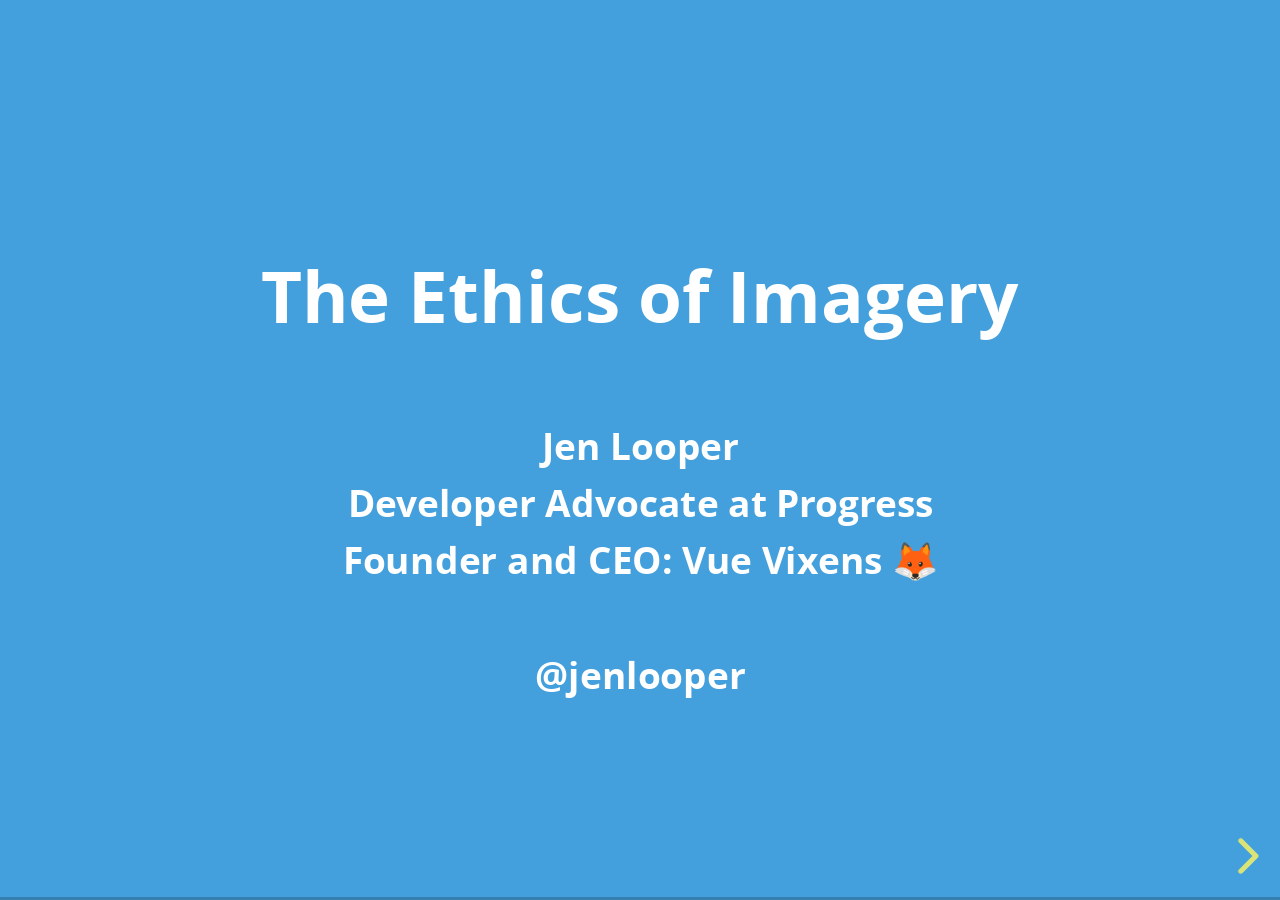
<file: the-ethics-of-imagery/index.html>
<!DOCTYPE html>
	<html class="sl-root decks export offline loaded">
	<head>
		<meta name="viewport" content="width=device-width, initial-scale=1.0, maximum-scale=1.0, user-scalable=no, viewport-fit=cover, minimal-ui">
		<meta charset="utf-8">
		<meta http-equiv="X-UA-Compatible" content="IE=edge,chrome=1">
		<meta name="mobile-web-app-capable" content="yes">
		<meta name="apple-mobile-web-app-capable" content="yes">
		<meta name="apple-mobile-web-app-status-bar-style" content="black-translucent">
		<link rel="manifest" href='data:application/manifest+json,{"display": "standalone", "name": "The Ethics of Imagery"}' />
		<title>The Ethics of Imagery</title>

		<meta name="description" content="ImageCon Keynote, May 2019">

		<link rel="stylesheet" type="text/css" href="lib/offline-v2.css">



	</head>
	<body class="reveal-viewport theme-font-opensans theme-color-blue-yellow">
		<div class="reveal">
			<div class="slides">
				<section data-id="98cbeffba62da19bdf54f6a4b3e0f777"><div class="sl-block" data-block-type="text" style="width: 806px; left: 237px; top: 149px; height: auto;" data-block-id="399d702c5330ff8db1b9638f2a1db6d9"><div class="sl-block-content" data-placeholder-tag="h1" data-placeholder-text="Title Text" data-gramm_id="b8654f15-a994-2a0f-371d-7d28f11642b7" data-gramm="true" data-gramm_editor="true" style="z-index: 10;">
<h1>The Ethics of Imagery</h1>
</div></div>
<div class="sl-block" data-block-type="text" data-block-id="7e3ea8710f99d626ee4f6c22f7dc7418" style="height: auto; min-width: 30px; min-height: 30px; width: 655px; left: 313px; top: 330px;"><div class="sl-block-content" data-placeholder-tag="p" data-placeholder-text="Text" style="z-index: 12;">
<h3>Jen Looper</h3>

<h3>Developer Advocate at Progress</h3>

<h3>Founder and CEO: Vue Vixens 🦊</h3>

<h3> </h3>

<h3>@jenlooper</h3>
</div></div></section><section data-id="31b1a00b0af83dd8d94959b06b93b099"><div class="sl-block" data-block-type="text" style="width: 806px; left: 237px; top: 276px; height: auto;" data-block-id="a518cf53181abbf9fc0e00ea60f2fff9"><div class="sl-block-content" data-placeholder-tag="h1" data-placeholder-text="Title Text" style="z-index: 10;" data-gramm_id="a6de4fdd-c4c1-1fa2-c423-9e380f88f18d" data-gramm="true" data-gramm_editor="true">
<h1>what is ethics?</h1>
</div></div></section><section data-id="63eda5ae04c47febbad0a58d3a70f165"><div class="sl-block" data-block-type="text" style="width: 806px; left: 237px; top: 130px; height: auto;" data-block-id="67c5e104d3bd60332b22b6a3260a6151"><div class="sl-block-content" data-placeholder-tag="h1" data-placeholder-text="Title Text" style="z-index: 11;" data-gramm_id="a6de4fdd-c4c1-1fa2-c423-9e380f88f18d" data-gramm="true" data-gramm_editor="true">
<h3>
<span style="text-align:justify"><span id="cke_bm_392S" style="display:none"> </span>"The field of ethics (or moral philosophy) involves systematizing, defending, and recommending concepts of right and wrong behavior."</span><span id="cke_bm_392E" style="display:none"> </span>
</h3>
</div></div>
<div class="sl-block" data-block-type="text" data-block-id="d11fbecc3e9d4f2977e6370b9a528fc3" style="height: auto; min-width: 30px; min-height: 30px; width: 600px; left: 340px; top: 615px;"><div class="sl-block-content" data-placeholder-tag="p" data-placeholder-text="Text" style="z-index: 12;" data-gramm_id="6d157c1a-d52c-26cf-1bd5-86978c9c081a" data-gramm="true" data-gramm_editor="true">
<p><a href="https://www.iep.utm.edu/ethics/" target="_blank">https://www.iep.utm.edu/ethics/</a></p>
</div></div></section><section data-id="8ba4def6663c8614b51b7a16f668212d"><div class="sl-block" data-block-type="text" style="width: 806px; left: 237px; top: 164px; height: auto;" data-block-id="69f44779213c22d0c3a7cf4e376ac849"><div class="sl-block-content" data-placeholder-tag="h2" data-placeholder-text="Title Text" style="z-index: 10;" data-gramm_id="0fd0135a-8379-e30f-7fc8-477447889bf4" data-gramm="true" data-gramm_editor="true">
<h1>agenda</h1>
</div></div>
<div class="sl-block" data-block-type="text" style="width: 603px; left: 339px; top: 360px; height: auto;" data-block-id="704ccb1da8e45d38a131d078de147f97"><div class="sl-block-content" data-placeholder-tag="p" data-placeholder-text="Text" style="z-index: 11;" data-gramm_id="50110554-3f23-ae8f-9807-c93ae8fa4a5c" data-gramm="true" data-gramm_editor="true">
<ul>
	<li>
	<h3>basics of ethical philosophy</h3>
	</li>
	<li>
	<h3>ethics and the creation and consumption of images</h3>
	</li>
	<li>
	<h3>AI, ethics, and images</h3>
	</li>
</ul>
</div></div></section><section data-id="4f4ee34965185ded46cf8456798febbf"><div class="sl-block" data-block-type="text" style="width: 384px; left: 448px; top: 185px; height: auto;" data-block-id="62594158574dbbc83cd8b696bad17c36"><div class="sl-block-content" data-placeholder-tag="h2" data-placeholder-text="Title Text" style="text-align: left; z-index: 10;">
<h2>Meta-Ethics</h2>
</div></div>
<div class="sl-block" data-block-type="text" style="width: 384px; left: 448px; top: 360px; height: auto;" data-block-id="a3a05f16dc5e88f485f10ec8ac458aef"><div class="sl-block-content" data-placeholder-tag="p" data-placeholder-text="Lorem ipsum dolor sit amet, consectetur adipiscing elit. Proin urna odio, aliquam vulputate faucibus id, elementum lobortis felis. Mauris urna dolor, placerat ac sagittis quis." style="text-align: center; z-index: 11;">
<p>How do we understand what is right or wrong? Abstract questioning about value-bearing things: "Is murder ever permissible?"</p>
</div></div></section><section data-id="4414978aa41a70a714b3903e3cec7050"><div class="sl-block" data-block-type="text" style="width: 504px; left: 388px; top: 201px; height: auto;" data-block-id="a03379bcdf5928114ccc691efe7d4314"><div class="sl-block-content" data-placeholder-tag="h2" data-placeholder-text="Title Text" style="text-align: left; z-index: 10;">
<h2>Normative Ethics</h2>
</div></div>
<div class="sl-block" data-block-type="text" style="width: 384px; left: 448px; top: 360px; height: auto;" data-block-id="a4bd6846c06c07c8ff9d47cc9b0650d2"><div class="sl-block-content" data-placeholder-tag="p" data-placeholder-text="Lorem ipsum dolor sit amet, consectetur adipiscing elit. Proin urna odio, aliquam vulputate faucibus id, elementum lobortis felis. Mauris urna dolor, placerat ac sagittis quis." style="text-align: center; z-index: 11;">
<p>Determines standards of the rightness or wrongness of actions: "If I am attacked with deadly force, deadly retaliation is permissible."</p>
</div></div></section><section data-id="715a998057733482b1a96c701ba41b68"><div class="sl-block" data-block-type="text" style="width: 413px; left: 434px; top: 186px; height: auto;" data-block-id="3094c662cc9f7a4c2b0b7e58bdf95707"><div class="sl-block-content" data-placeholder-tag="h2" data-placeholder-text="Title Text" style="text-align: left; z-index: 10;">
<h2>Applied Ethics</h2>
</div></div>
<div class="sl-block" data-block-type="text" style="width: 384px; left: 449px; top: 360px; height: auto;" data-block-id="a31324a490d9053a1a6dd6407817722d"><div class="sl-block-content" data-placeholder-tag="p" data-placeholder-text="Lorem ipsum dolor sit amet, consectetur adipiscing elit. Proin urna odio, aliquam vulputate faucibus id, elementum lobortis felis. Mauris urna dolor, placerat ac sagittis quis." style="text-align: center; z-index: 11;">
<p>Determines practical application of moral considerations. "In a case of murder, first degree is X and second degree is Y"</p>
</div></div></section><section data-id="6d646c7a83f8d87349b19e66ab150a43"><div class="sl-block" data-block-type="text" style="width: 806px; left: 237px; top: 131px; height: auto;" data-block-id="54b3b5dcfd1eb45d87d6d10de38134db"><div class="sl-block-content" data-placeholder-tag="h1" data-placeholder-text="Title Text" style="z-index: 10;" data-gramm_id="75521770-6dd9-94b8-33cf-32d1f061384e" data-gramm="true" data-gramm_editor="true">
<h3>what are the ethics of creating imagery? (meta-ethics)</h3>

<h3> </h3>

<h3>consuming &amp; sharing images?</h3>

<h3>(normative ethics)</h3>

<h3> </h3>

<h3>what if the imagery is created by an AI?</h3>

<h3>(applied ethics)</h3>
</div></div></section><section data-id="16f3e1785dde77cae9a7c1365efdb13b"><div class="sl-block" data-block-type="text" style="width: 806px; left: 237px; top: 32px; height: auto;" data-block-id="ae2241c29789fdeda20c0788bba7786a">
<div class="sl-block-content" data-placeholder-tag="h1" data-placeholder-text="Title Text" style="z-index: 11;" data-gramm_id="435319d0-50c7-cf64-7070-2ed483251fb8" data-gramm="true" data-gramm_editor="true">
<h1>ethics in photography</h1>
</div>
<p></p>
</div>
<div class="sl-block" data-block-type="text" data-block-id="e3214c721b7d9e770b623aa78c160e45" style="height: auto; min-width: 30px; min-height: 30px; width: 600px; left: 340px; top: 572px;">
<div class="sl-block-content" data-placeholder-tag="p" data-placeholder-text="Text" style="z-index: 12;" data-gramm_id="943c7db5-9d0e-80fe-4337-1e09e0a4fa08" data-gramm="true" data-gramm_editor="true">
<p><a href="https://thomsonfoundation.edcastcloud.com/learn/the-photographer-s-ethical-toolkit-self-paced-6636" target="_blank">https://thomsonfoundation.edcastcloud.com/learn/the-photographer-s-ethical-toolkit-self-paced-6636</a></p>
</div>
<p></p>
</div>
<div class="sl-block" data-block-type="image" data-block-id="2015434fdd2972a1403f2eb16adda9fa" style="min-width: 4px; min-height: 4px; width: 613px; height: 322px; left: 334px; top: 236px;"><div class="sl-block-content" style="z-index: 13; border-style: solid; border-width: 1px;"><img style="" data-natural-width="895" data-natural-height="470" data-lazy-loaded="" data-src="the-ethics-of-imagery/e2b68122e26c790df1120d0437aed169.png"></div></div></section><section data-id="d437a2b961662c5aa1c34b1b23b46a36"><div class="sl-block" data-block-type="text" style="width: 806px; left: 237px; top: 263px; height: auto;" data-block-id="d5ce9678b6117505e790f17efc50d431"><div class="sl-block-content" data-placeholder-tag="h1" data-placeholder-text="Title Text" style="z-index: 10;">
<h1>The meta-ethics of a producer of imagery</h1>
</div></div></section><section data-id="c8c4068619efc0e37cc6d30fb95a7537"><div class="sl-block" data-block-type="text" style="width: 662px; left: 309px; top: 107px; height: auto;" data-block-id="6d39aa50823d0da702c1f27b558d4072">
<div class="sl-block-content" data-placeholder-tag="h2" data-placeholder-text="Title Text" style="z-index: 10;" data-gramm_id="91714b1b-907b-223c-6576-bfc6328ed653" data-gramm="true" data-gramm_editor="true">
<h2>Images must be</h2>

<h2>produced and consumed with:</h2>
</div>
<p></p>
</div>
<div class="sl-block" data-block-type="text" style="width: 260px; left: 510px; top: 435px; height: auto;" data-block-id="43675344e58d3afd40c3bb051dba100e">
<div class="sl-block-content" data-placeholder-tag="p" data-placeholder-text="Text" style="z-index: 11;" data-gramm_id="11d8c943-f52d-90a5-3e9e-efa0bbec4fb7" data-gramm="true" data-gramm_editor="true">
<ul>
	<li>
	<h3>Empathy</h3>
	</li>
	<li>
	<h3>Autonomy</h3>
	</li>
	<li>
	<h3>Integrity</h3>
	</li>
</ul>
</div>
<p></p>
</div></section><section data-id="1662728050465e6736dbe6f7bb220d96"><div class="sl-block" data-block-type="text" style="width: 806px; left: 237px; top: 63px; height: auto;" data-block-id="482ba057da0a09e08093a42ca1cddbcb"><div class="sl-block-content" data-placeholder-tag="h1" data-placeholder-text="Title Text" style="z-index: 11;">
<h1>Empathy</h1>
</div></div>
<div class="sl-block" data-block-type="text" style="width: 806px; left: 237px; top: 160px; height: auto;" data-block-id="0958e35c3a4853ccb190e60ab93806d5"><div class="sl-block-content" data-placeholder-tag="h2" data-placeholder-text="Subtitle" style="z-index: 12;">
<h2>understand your boundaries, require consent</h2>
</div></div>
<div class="sl-block" data-block-type="image" style="min-width: 4px; min-height: 4px; width: 456px; height: 304px; left: 412px; top: 337px;" data-block-id="77d56b297213586ed987faa7e54a0a93"><div class="sl-block-content" style="z-index: 13;"><img style="" data-natural-width="926" data-natural-height="617" data-lazy-loaded="" data-src="the-ethics-of-imagery/8a8c75b16f69d12f484c89d2e3a05fd7.jpg"></div></div>
<div class="sl-block" data-block-type="text" data-block-id="f89cf1361298128dcc024be4cf782686" style="height: auto; min-width: 30px; min-height: 30px; width: 600px; left: 347px; top: 654px;"><div class="sl-block-content" data-placeholder-tag="p" data-placeholder-text="Text" style="z-index: 14;">
<p>stock photo</p>
</div></div></section><section data-id="626e322bf22853387e096ef26c62842f"><div class="sl-block" data-block-type="text" style="width: 806px; left: 237px; top: 63px; height: auto;" data-block-id="f79a8ad1e93eb12c03bd46271243e8dc"><div class="sl-block-content" data-placeholder-tag="h1" data-placeholder-text="Title Text" style="z-index: 11;">
<h1>Autonomy</h1>
</div></div>
<div class="sl-block" data-block-type="text" style="width: 806px; left: 237px; top: 160px; height: auto;" data-block-id="4a6c2bf9d32583f821e1a5e31fd6da47"><div class="sl-block-content" data-placeholder-tag="h2" data-placeholder-text="Subtitle" style="z-index: 12;">
<h2>respect your subject's self-governance</h2>
</div></div>
<div class="sl-block" data-block-type="image" data-block-id="738dcb5f91a579e502b1924e8a59b852" style="min-width: 4px; min-height: 4px; width: 464px; height: 309px; left: 205px; top: 346px;"><div class="sl-block-content" style="z-index: 13;"><img style="" data-natural-width="770" data-natural-height="513" data-lazy-loaded="" data-src="the-ethics-of-imagery/be9e9e6271e0d37c59d75e6372bab023.jpg"></div></div>
<div class="sl-block" data-block-type="text" data-block-id="f76e5373459562388c177fa9f9491fec" style="height: auto; min-width: 30px; min-height: 30px; width: 375px; left: 711px; top: 360px;"><div class="sl-block-content" data-placeholder-tag="p" data-placeholder-text="Text" style="z-index: 14;">
<p><em>“I left Belize when I was 12 or 13, just as all my friends were getting swept up into gangs. ...After I came to America, they were all killed...” Photo by Brandon Stanton, HONY.</em></p>
</div></div></section><section data-id="e5ae2598efeb4098358a47ea9a046b60"><div class="sl-block" data-block-type="text" style="width: 806px; left: 237px; top: 63px; height: auto;" data-block-id="5e8d243b5b9d91e06cb0c31fb100b335"><div class="sl-block-content" data-placeholder-tag="h1" data-placeholder-text="Title Text" style="z-index: 11;">
<h1>Integrity</h1>
</div></div>
<div class="sl-block" data-block-type="text" style="width: 806px; left: 237px; top: 160px; height: auto;" data-block-id="4ba66c7b92903f30ff2d6d78ce6bb1cd"><div class="sl-block-content" data-placeholder-tag="h2" data-placeholder-text="Subtitle" style="z-index: 12;">
<h2>respect context, don't misrepresent</h2>
</div></div>
<div class="sl-block" data-block-type="image" data-block-id="e0e1d8722aee5dc4ea9b518799f017c7" style="min-width: 4px; min-height: 4px; width: 678px; height: 346px; left: 301px; top: 340px;"><div class="sl-block-content" style="z-index: 13;"><img style="" data-natural-width="798" data-natural-height="407" data-lazy-loaded="" data-src="the-ethics-of-imagery/849a4cb50c6f8dbd8c161927dafa8f5f.jpg"></div></div></section><section data-id="fdfe451210e4e8beef7926d4bb66dd1a"><div class="sl-block" data-block-type="text" style="width: 806px; left: 237px; top: 184px; height: auto;" data-block-id="bf3a50c826f895e0fd11a3fdb9b62ef4"><div class="sl-block-content" data-placeholder-tag="h1" data-placeholder-text="Title Text" style="z-index: 11;">
<h2>Note: ethics are subjective and fluid according to the genre/audience of an image</h2>
</div></div>
<div class="sl-block" data-block-type="text" data-block-id="a9c6c7838648d0f03b7e82ecc50481e4" style="height: auto; min-width: 30px; min-height: 30px; width: 600px; left: 340px; top: 445px;"><div class="sl-block-content" data-placeholder-tag="p" data-placeholder-text="Text" style="z-index: 12; text-align: center;">
<p>You can edit an image destined for an art gallery, but not for a documentary</p>
</div></div></section><section data-id="e189016ba4b757f58afa1a2aa80aaa4e"><div class="sl-block" data-block-type="text" style="width: 806px; left: 237px; top: 199px; height: auto;" data-block-id="9e810c66dd7d48f6a0a7ef3043d4dac3"><div class="sl-block-content" data-placeholder-tag="h1" data-placeholder-text="Title Text" style="z-index: 10;">
<h1>Normative ethics</h1>
</div></div>
<div class="sl-block" data-block-type="text" style="width: 806px; left: 237px; top: 296px; height: auto;" data-block-id="c31afb8e7bcceb0ed7400df8a5ce689f"><div class="sl-block-content" data-placeholder-tag="h2" data-placeholder-text="Subtitle" style="z-index: 11;">
<h2>test cases that allow us to set standards</h2>
</div></div></section><section data-id="a8983d926ce43765af74414c172ed331"><div class="sl-block" data-block-type="text" style="width: 806px; left: 237px; top: 215px; height: auto;" data-block-id="dfb50acd0491b45e4b24ad0b8e88e3ed"><div class="sl-block-content" data-placeholder-tag="h1" data-placeholder-text="Title Text" style="z-index: 11;" data-gramm_id="af378aad-ab34-be59-934d-9a4e0151e594" data-gramm="true" data-gramm_editor="true">
<h1>classic examples of unethical image creation</h1>
</div></div>
<div class="sl-block" data-block-type="text" data-block-id="71bbed0d97ac01ebeed08027216470c4" style="height: auto; min-width: 30px; min-height: 30px; width: 600px; left: 340px; top: 62px;"><div class="sl-block-content" data-placeholder-tag="p" data-placeholder-text="Text" style="z-index: 12;">
<p>normative ethics of image creation</p>
</div></div></section><section data-id="726f585645d6902e2a71d8a6344c27b8"><div class="sl-block" data-block-type="text" style="width: 806px; left: 237px; top: 55px; height: auto;" data-block-id="7844fd7199f49364bf5a51e6feee2f80"><div class="sl-block-content" data-placeholder-tag="h1" data-placeholder-text="Title Text" style="z-index: 11;" data-gramm_id="241ad14e-bb87-ba0c-3b72-ee70bb70bc2f" data-gramm="true" data-gramm_editor="true">
<h1>Cropping</h1>
</div></div>
<div class="sl-block" data-block-type="image" data-block-id="35a030e6374f1c7d2b7269ea9a03fd14" style="min-width: 4px; min-height: 4px; width: 577px; height: 380px; left: 352px; top: 182px;"><div class="sl-block-content" style="z-index: 12;"><img style="" data-natural-width="480" data-natural-height="316" data-lazy-loaded="" data-src="the-ethics-of-imagery/7f16281deba9600542235aa8513cde66.jpeg"></div></div>
<div class="sl-block" data-block-type="text" data-block-id="43237a3e2581c0aa4f80986c472dc8ce" style="height: auto; min-width: 30px; min-height: 30px; width: 600px; left: 340px; top: 621px;"><div class="sl-block-content" data-placeholder-tag="p" data-placeholder-text="Text" style="z-index: 13;">
<p>violates integrity of image and entirely changes its meaning</p>
</div></div></section><section data-id="2311e40acc0679210eba00535445c59f"><div class="sl-block" data-block-type="text" style="width: 806px; left: 237px; top: 40px; height: auto;" data-block-id="159cb6d8063c1f694c3681e4ec575714"><div class="sl-block-content" data-placeholder-tag="h1" data-placeholder-text="Title Text" style="z-index: 11;" data-gramm_id="6ea770c9-27f4-ba5d-c28b-00ef22eedf8d" data-gramm="true" data-gramm_editor="true">
<h1>Photoshopping</h1>
</div></div>
<div class="sl-block" data-block-type="image" data-block-id="f2ee46eaa1494e5bf33777807f2e3459" style="min-width: 4px; min-height: 4px; width: 433px; height: 349px; left: 660px; top: 186px;"><div class="sl-block-content" style="z-index: 12;"><img style="" data-natural-width="433" data-natural-height="349" data-lazy-loaded="" data-src="the-ethics-of-imagery/e407fd81e76dbc4117963c2e198c3dc3.png"></div></div>
<div class="sl-block" data-block-type="image" data-block-id="f2892f24cf67a7c604bc8ccf2b596092" style="min-width: 4px; min-height: 4px; width: 438px; height: 349px; left: 202px; top: 186px;"><div class="sl-block-content" style="z-index: 13;"><img style="" data-natural-width="516" data-natural-height="411" data-lazy-loaded="" data-src="the-ethics-of-imagery/2c2753ea892e2791d76ceb3f31ccd3fc.png"></div></div>
<div class="sl-block" data-block-type="text" data-block-id="addc1b69ad8f856804b2457b32e38684" style="height: auto; min-width: 30px; min-height: 30px; width: 600px; left: 340px; top: 606px;"><div class="sl-block-content" data-placeholder-tag="p" data-placeholder-text="Text" style="z-index: 14;">
<p>violates subject's autonomy and intent</p>
</div></div></section><section data-id="d02ee71f4ed97a68ff2569d7b0256c5d"><div class="sl-block" data-block-type="text" style="width: 806px; left: 237px; top: 40px; height: auto;" data-block-id="2e67ee43fcb4594fe537eede80f95a01"><div class="sl-block-content" data-placeholder-tag="h1" data-placeholder-text="Title Text" style="z-index: 11;" data-gramm_id="ab267d42-45c3-393d-ee94-939684e7c083" data-gramm="true" data-gramm_editor="true">
<h1>Additions</h1>
</div></div>
<div class="sl-block" data-block-type="image" data-block-id="2ba17b1a4f56e7bb5a85bcc07c565f88" style="min-width: 4px; min-height: 4px; width: 806px; height: 453px; left: 237px; top: 148px;"><div class="sl-block-content" style="z-index: 12;"><img style="" data-natural-width="980" data-natural-height="551" data-lazy-loaded="" data-src="the-ethics-of-imagery/e117c21c925f5b6107b9a83195c237d3.jpg"></div></div>
<div class="sl-block" data-block-type="text" data-block-id="de9a4a2ab66e930547717b3ddc7ce551" style="height: auto; min-width: 30px; min-height: 30px; width: 600px; left: 331px; top: 620px;"><div class="sl-block-content" data-placeholder-tag="p" data-placeholder-text="Text" style="z-index: 13;">
<p>violates empathetical restraints via racial pandering, especially pre-trial</p>
</div></div></section><section data-id="d613a590b385e4507a1513d583669539"><div class="sl-block" data-block-type="text" style="width: 806px; left: 237px; top: 44px; height: auto;" data-block-id="ae9f089d7d88f776d4aee14c0fb71914"><div class="sl-block-content" data-placeholder-tag="h1" data-placeholder-text="Title Text" style="z-index: 11;" data-gramm_id="3a297625-61c1-84e8-118e-78098c8146fa" data-gramm="true" data-gramm_editor="true">
<h1>Subtractions</h1>
</div></div>
<div class="sl-block" data-block-type="image" data-block-id="c36c445504ad90bc829eb628e5e7996c" style="min-width: 4px; min-height: 4px; width: 491px; height: 385px; left: 164px; top: 187px;"><div class="sl-block-content" style="z-index: 12;"><img style="" data-natural-width="564" data-natural-height="442" data-lazy-loaded="" data-src="the-ethics-of-imagery/01a4242da685f9ca2e84497883096d73.png"></div></div>
<div class="sl-block" data-block-type="image" data-block-id="6412551d8b2ffabc60d9f57134c36286" style="min-width: 4px; min-height: 4px; width: 461px; height: 374px; left: 655px; top: 193px;"><div class="sl-block-content" style="z-index: 13;"><img style="" data-natural-width="562" data-natural-height="456" data-lazy-loaded="" data-src="the-ethics-of-imagery/d71f905c32deca7c579078f3db965f86.png"></div></div>
<div class="sl-block" data-block-type="text" data-block-id="7e6a54090531fe386ed0ab4c2e568850" style="height: auto; min-width: 30px; min-height: 30px; width: 703px; left: 304px; top: 610px;"><div class="sl-block-content" data-placeholder-tag="p" data-placeholder-text="Text" style="z-index: 14;">
<p>violates context - the image looks better but the edits are inappropriate for a documentary </p>
</div></div></section><section data-id="ba446e512721f2bec17db02a99c4fd37"><div class="sl-block" data-block-type="text" style="width: 806px; left: 237px; top: 123px; height: auto;" data-block-id="56837a066575407b549eb53a5ab779b3"><div class="sl-block-content" data-placeholder-tag="h1" data-placeholder-text="Title Text" style="z-index: 11;" data-gramm_id="45d38971-15b4-17cf-0f4c-84d9c8e71624" data-gramm="true" data-gramm_editor="true">
<h1>Acceptability</h1>

<p>"Napalm Girl"</p>
</div></div>
<div class="sl-block" data-block-type="text" data-block-id="1983d4a314609290563e1f73e2abdd0c" style="height: auto; min-width: 30px; min-height: 30px; width: 600px; left: 340px; top: 341px;"><div class="sl-block-content" data-placeholder-tag="p" data-placeholder-text="Text" style="z-index: 12;">
<p>Does the end justify the means?</p>
</div></div>
<div class="sl-block" data-block-type="text" data-block-id="62111b04d6294c2378dcb357eb9f0d00" style="height: auto; min-width: 30px; min-height: 30px; width: 600px; left: 340px; top: 491px;"><div class="sl-block-content" data-placeholder-tag="p" data-placeholder-text="Text" style="z-index: 13;">
<p>violates subject's autonomy, but photographer was on the receiving end of a war, and the course of the war was changed because of this photo</p>
</div></div></section><section data-id="765d5aaaeb7cb11f8015044e1b2d96db"><div class="sl-block" data-block-type="text" style="width: 806px; left: 237px; top: 225px; height: auto;" data-block-id="7f0a9388e6a940db39ad972aa4c11eaa"><div class="sl-block-content" data-placeholder-tag="h1" data-placeholder-text="Title Text" style="z-index: 11;" data-gramm_id="45d38971-15b4-17cf-0f4c-84d9c8e71624" data-gramm="true" data-gramm_editor="true">
<h1>A short quiz</h1>
</div></div>
<div class="sl-block" data-block-type="text" data-block-id="636bdf1f0be8864ea4b0f81fc2600c28" style="height: auto; min-width: 30px; min-height: 30px; width: 600px; left: 340px; top: 388px;"><div class="sl-block-content" data-placeholder-tag="p" data-placeholder-text="Text" style="z-index: 12;">
<p>source: Thomson Foundation</p>

<p>images: Austin Neill, Savannah Dodd</p>
</div></div></section><section data-id="8f0e3d76ee7d9d2bbf2fb1e55c6a8375"><div class="sl-block" data-block-type="text" style="width: 960px; left: 160px; top: 447px; height: auto;" data-block-id="bfabbeef7e36d82d8a790d5189ce63c3">
<div class="sl-block-content" data-placeholder-tag="h2" data-placeholder-text="Title Text" style="z-index: 11;" dir="ui">
<p style="color:inherit">You have been hired to take photographs of a beach to promote tourism, but the beach is littered with plastic waste. What do you do?</p>

<p style="color:inherit"> </p>
</div>
<grammarly-extension style="position: absolute; top: 0px; left: 0px; pointer-events: none; z-index: 11;"><div data-grammarly-part="highlights" style="position: absolute; top: 0px; left: 0px;"><div style="box-sizing: content-box; top: 0px; left: 0px; width: 694.575px; height: 270.233px; position: relative; pointer-events: none; overflow: hidden; border: 0px; border-radius: 0px; padding: 0px; margin: 0px;"><div style="position: absolute; top: 0px; left: 0px;">
<div style="height: 1725px; width: 2230px;"></div>
<div style="position: absolute; top: 0px; left: 0px; height: 1725px; width: 2230px;"></div>
</div></div></div>
<div data-grammarly-part="button" style="position: absolute; top: 0px; left: 0px;"><div style="box-sizing: content-box; top: 0px; left: 0px; width: 694.575px; height: 270.233px; position: relative; pointer-events: none; overflow: hidden; border: 0px; border-radius: 0px; padding: 0px; margin: 0px;"><div style="position: absolute; transform: translate(-100%, -100%); top: 266.233px; left: 690.575px; pointer-events: all;"><div style="display: flex; flex-direction: row;"><div><div class="_5WizN _37oOc _1QzSN"><div class="_3YmQx"><div title="Protected by Grammarly" class="_3QdKe"> </div></div></div></div></div></div></div></div></grammarly-extension>
</div>
<div class="sl-block" data-block-type="image" data-block-id="e76498674f2480facc8b0ae175e0adbb" style="min-width: 4px; min-height: 4px; width: 474px; height: 316px; left: 403px; top: 57px;"><div class="sl-block-content" style="z-index: 12;"><img style="" data-natural-width="700" data-natural-height="467" data-lazy-loaded="" data-src="the-ethics-of-imagery/372fdf68614c9c4ba21ce98af3aceac2.jpg"></div></div></section><section data-id="fda219c36c1b48c2996236742c708136"><div class="sl-block" data-block-type="text" style="width: 1004px; left: 159px; top: 338px; height: auto;" data-block-id="6e2537f1537e6bb4e9544dcf5dd20a7a"><div class="sl-block-content" data-placeholder-tag="h2" data-placeholder-text="Title Text" style="z-index: 10;">
<p style="color:inherit"> </p>

<p style="color:inherit"><strong>A:</strong> Take well-framed pictures that represent the beach accurately and do basic editing to make the scene more vivid, but leave the rubbish</p>

<p style="color:inherit"> </p>

<p><span style="color:inherit"><strong>B: </strong>Clean up a small area and photograph at an angle so that no litter is visible in the frame</span></p>

<p> </p>

<p><span style="color:inherit"><strong>C.</strong> Digitally edit away the rubbish so that it looks more inviting</span></p>
</div></div>
<div class="sl-block" data-block-type="image" style="width: 474px; height: 316px; left: 403px; top: 10px; min-width: 4px; min-height: 4px;" data-block-id="f0496d5785c0f76d7a63ae52d0228b47"><div class="sl-block-content" style="z-index: 11;"><img style="" data-natural-width="700" data-natural-height="467" data-lazy-loaded="" data-src="the-ethics-of-imagery/372fdf68614c9c4ba21ce98af3aceac2.jpg"></div></div></section><section data-id="bae274598ab4e42854532146e70a7b28"><div class="sl-block" data-block-type="text" data-block-id="0feac66b43219904d4dc131e6148ead3" style="height: auto; min-width: 30px; min-height: 30px; width: 960px; left: 160px; top: 466px;"><div class="sl-block-content" data-placeholder-tag="p" data-placeholder-text="Text" style="z-index: 11;">
<p style="color:inherit">You are on a small boat tour on a river. You are impressed by the paddling technique of the person hired to steer your boat, and you want to take photographs of her. What do you do?</p>
</div></div>
<div class="sl-block" data-block-type="image" data-block-id="9a64b102b0b977fdb74a83d78b0e2426" style="min-width: 4px; min-height: 4px; width: 420px; height: 280px; left: 430px; top: 80px;"><div class="sl-block-content" style="z-index: 12;"><img style="" data-natural-width="700" data-natural-height="467" data-lazy-loaded="" data-src="the-ethics-of-imagery/2ce2fb643a757ae4361669e6611e98dc.jpg"></div></div></section><section data-id="616fd8aa1d024ef294be68fa8fdcd18f"><div class="sl-block" data-block-type="text" style="height: auto; width: 1046px; left: 117px; top: 345px;" data-block-id="465a88312d8a9606580cdb4262344513"><div class="sl-block-content" data-placeholder-tag="p" data-placeholder-text="Text" style="z-index: 10;">
<p style="color:inherit"><strong>A.</strong><span style="color:inherit"> You ask her if you can take photographs.</span></p>

<p style="color:inherit"> </p>

<p style="color:inherit"><strong>B.</strong> You take a few photographs without asking. You show her the images you took, and ask her if you can take more. You offer to send her a few if she likes them.</p>

<p style="color:inherit"> </p>

<p style="color:inherit"><strong>C.</strong> You take photographs without asking. This boat tour is a tourist attraction, so surely it is appropriate to photograph her.</p>
</div></div>
<div class="sl-block" data-block-type="image" style="width: 420px; height: 280px; left: 430px; top: 31px; min-width: 4px; min-height: 4px;" data-block-id="1a71b3a17dc5c39eb4cedf1755d267d5"><div class="sl-block-content" style="z-index: 11;"><img style="" data-natural-width="700" data-natural-height="467" data-lazy-loaded="" data-src="the-ethics-of-imagery/2ce2fb643a757ae4361669e6611e98dc.jpg"></div></div></section><section data-id="5785121e898ab2697fc721dbf8501a20"><div class="sl-block" data-block-type="text" style="width: 806px; left: 237px; top: 263px; height: auto;" data-block-id="c11d8aa87fbb7fa66051c09228631ed1"><div class="sl-block-content" data-placeholder-tag="h1" data-placeholder-text="Title Text" style="z-index: 11;">
<h1>Using images ethically</h1>
</div></div>
<div class="sl-block" data-block-type="text" data-block-id="58ecad12f2f89b954156bfb0d9ef3a8c" style="height: auto; min-width: 30px; min-height: 30px; width: 600px; left: 340px; top: 136px;"><div class="sl-block-content" data-placeholder-tag="p" data-placeholder-text="Text" style="z-index: 12;">
<p>normative ethics of image consumption</p>
</div></div></section><section data-id="72055dc47ea11099bbf25d6f85ef3d50"><div class="sl-block" data-block-type="text" style="width: 806px; left: 237px; top: 41px; height: auto;" data-block-id="e6541795f9077a82e629dcada303d1b6"><div class="sl-block-content" data-placeholder-tag="h1" data-placeholder-text="Title Text" style="z-index: 11;">
<h1>The ethics of memes</h1>
</div></div>
<div class="sl-block" data-block-type="image" data-block-id="c99aac64a5cf6b4391aca2a6b337c286" style="min-width: 4px; min-height: 4px; width: 494px; height: 518px; left: 393px; top: 165px;"><div class="sl-block-content" style="z-index: 12;"><img style="" data-natural-width="735" data-natural-height="770" data-lazy-loaded="" data-src="the-ethics-of-imagery/cb2b511f86980686323437e08fcc2df1.jpg"></div></div></section><section data-id="b18d8cb92d3fa87867c5bd10d001b699" data-background-image="the-ethics-of-imagery/14ec705bb3a3b43532e0149862272f34.gif" data-background-size="initial"><div class="sl-block" data-block-type="text" style="width: 865px; left: 236px; top: 55px; height: auto;" data-block-id="c1ef942aa4cd1cf4025897c4be40f768"><div class="sl-block-content" data-placeholder-tag="h1" data-placeholder-text="Title Text" style="z-index: 11;">
<h1>"where are they now?"</h1>
</div></div>
</section><section data-id="5ecfe74c48764e3bf8f1de0881d24e7c"><div class="sl-block" data-block-type="text" style="width: 854px; left: 213px; top: 73px; height: auto;" data-block-id="1d516ee9baf901d95c9ded09c39df285"><div class="sl-block-content" data-placeholder-tag="h1" data-placeholder-text="Title Text" style="z-index: 11;">
<h1><span style="color:rgb(255, 255, 255)">tl;dr; memes are often totally unethical</span></h1>
</div></div>
<div class="sl-block" data-block-type="text" data-block-id="de17359dca799e7e569f5c1d7c055605" style="height: auto; min-width: 30px; min-height: 30px; width: 600px; left: 340px; top: 617px;"><div class="sl-block-content" data-placeholder-tag="p" data-placeholder-text="Text" style="z-index: 12;">
<p>maybe stick to cute animals</p>
</div></div>
<div class="sl-block" data-block-type="text" data-block-id="81e52ea380765bbc9aa162ff5c2a723f" style="height: auto; min-width: 30px; min-height: 30px; width: 600px; left: 340px; top: 378px;"><div class="sl-block-content" data-placeholder-tag="p" data-placeholder-text="Text" style="z-index: 13;">
<p>images taken out of context for fun</p>

<p>altered and cropped</p>

<p>recaptioned</p>

<p>posted without consent</p>
</div></div></section><section data-id="09384602bf7e36677b4aab5f99d93884"><div class="sl-block" data-block-type="image" data-block-id="b131b28d7dfc6985232eb6e2de443bae" style="min-width: 4px; min-height: 4px; width: 368px; height: 301px; left: 166px; top: 16px;"><div class="sl-block-content" style="z-index: 11; border-style: solid; border-width: 1px;"><img style="" data-natural-width="500" data-natural-height="409" data-lazy-loaded="" data-src="the-ethics-of-imagery/8c41823c5e1e823f299f1a9f9ad7c167.png"></div></div>
<div class="sl-block" data-block-type="image" data-block-id="09cd5ab0ba8ad614f0431ac4c582f7f3" style="min-width: 4px; min-height: 4px; width: 473px; height: 518px; left: 602px; top: 35px;"><div class="sl-block-content" style="z-index: 12;"><img style="" data-natural-width="594" data-natural-height="650" data-lazy-loaded="" data-src="the-ethics-of-imagery/73cae87b4d54262c04e604322ee6c7b0.png"></div></div>
<div class="sl-block" data-block-type="image" data-block-id="14fa487b2fcdea0b8437221a65b40ea1" style="min-width: 4px; min-height: 4px; width: 460px; height: 333px; left: 166px; top: 371px;"><div class="sl-block-content" style="z-index: 13;"><img style="" data-natural-width="460" data-natural-height="333" data-lazy-loaded="" data-src="the-ethics-of-imagery/a64f79c0ce97702d1a8ab0e4523b4fea.jpg"></div></div>
<div class="sl-block" data-block-type="text" data-block-id="348973df411ecc4c4dccc4efb1ef4667" style="height: auto; min-width: 30px; min-height: 30px; width: 600px; left: 563px; top: 624px;"><div class="sl-block-content" data-placeholder-tag="p" data-placeholder-text="Text" style="z-index: 14;">
<p>(is it ok to dress them up?)</p>
</div></div></section><section data-id="dc4ec5d0c60513a3fd34a279682fc737"><div class="sl-block" data-block-type="text" style="width: 806px; left: 237px; top: 276px; height: auto;" data-block-id="12f845d79ef1e412316a8bca7cfa37c0"><div class="sl-block-content" data-placeholder-tag="h1" data-placeholder-text="Title Text" style="z-index: 10;">
<h1>buckle up, people</h1>
</div></div></section><section data-id="c9965a4acaf5cd14829785fd3d2bcd36"><div class="sl-block" data-block-type="text" style="width: 806px; left: 237px; top: 215px; height: auto;" data-block-id="c6af89410e5c00e2339dbfb6cae51489"><div class="sl-block-content" data-placeholder-tag="h1" data-placeholder-text="Title Text" style="z-index: 10;">
<h1>The next generation: Machine Learning + Images</h1>
</div></div></section><section data-id="760be097324badbde06d5dd8e398643e"><div class="sl-block" data-block-type="text" style="width: 806px; left: 237px; top: 118px; height: auto;" data-block-id="4cb1f612ee4338e2aacb36406f90af4a"><div class="sl-block-content" data-placeholder-tag="h1" data-placeholder-text="Title Text" style="z-index: 10;">
<h1>ML is enabling the consumption and production of images in completely new ways</h1>
</div></div></section><section data-id="05b44ace54dee5a406f61285cfb25998"><div class="sl-block" data-block-type="text" style="width: 806px; left: 237px; top: 276px; height: auto;" data-block-id="e56eea9872355f1ea15883fe8213f03c"><div class="sl-block-content" data-placeholder-tag="h1" data-placeholder-text="Title Text" style="z-index: 10;">
<h1>are we ok with that?</h1>
</div></div></section><section data-id="ea52ea9feb8ec2c6a4c6d4a0571a8fae"><div class="sl-block" data-block-type="text" style="width: 806px; left: 237px; top: 166px; height: auto;" data-block-id="a7ec6a66aeb73c1e26f03b8bce21eed5"><div class="sl-block-content" data-placeholder-tag="h1" data-placeholder-text="Title Text" style="z-index: 10;">
<h1>Can we used applied ethics to combat the challenges that are coming?</h1>
</div></div></section><section data-id="9afc57448465e14efc60a89ed2deadb9"><div class="sl-block" data-block-type="text" style="width: 806px; left: 237px; top: 204px; height: auto;" data-block-id="85ae618ddc8f018a9527f84f3cfa84e0"><div class="sl-block-content" data-placeholder-tag="h1" data-placeholder-text="Title Text" style="z-index: 11;">
<h1>Example 1: bias in imagery</h1>
</div></div>
<div class="sl-block" data-block-type="text" data-block-id="8bbd91d2cd1f521f77731e85f40514c7" style="height: auto; min-width: 30px; min-height: 30px; width: 600px; left: 340px; top: 478px;"><div class="sl-block-content" data-placeholder-tag="p" data-placeholder-text="Text" style="z-index: 12;">
<p>premise: because bias in the training of data imagesets creates flawed outcomes, we need to remove bias</p>
</div></div></section><section data-id="9fccb689b97326c954ecb5705062a2e8"><div class="sl-block" data-block-type="iframe" data-block-id="d8a7dc7b20557050dd13452cbfffb4f9" style="min-width: 30px; min-height: 30px; width: 815px; height: 565px; left: 233px; top: 78px;"><div class="sl-block-content" style="z-index: 11;"><iframe webkitallowfullscreen="" mozallowfullscreen="" allowfullscreen="" sandbox="allow-forms allow-scripts allow-popups allow-same-origin allow-pointer-lock" data-src="https://www.youtube.com/embed/QxuyfWoVV98?enablejsapi=1"></iframe></div></div></section><section data-id="33fbd2168d69bf867df42f94b975854d"><div class="sl-block" data-block-type="text" style="width: 806px; left: 237px; top: 199px; height: auto;" data-block-id="ba1ae8c441e4327227736124a631c8e6"><div class="sl-block-content" data-placeholder-tag="h1" data-placeholder-text="Title Text" style="z-index: 10;">
<h1>Machine Learning Bias</h1>
</div></div>
<div class="sl-block" data-block-type="text" style="width: 806px; left: 237px; top: 417px; height: auto;" data-block-id="b32e3fb3ddf42df8bbbe8476cb17b085"><div class="sl-block-content" data-placeholder-tag="h2" data-placeholder-text="Subtitle" style="z-index: 11;">
<h2>how does it happen?</h2>
</div></div></section><section data-id="8309cb380f38b80e0d8d6e04f6aab509"><div class="sl-block" data-block-type="text" style="width: 806px; left: 237px; top: 119px; height: auto;" data-block-id="03bf8f62ba28737347fdbb5aa9b4d5e0"><div class="sl-block-content" data-placeholder-tag="h2" data-placeholder-text="Title Text" style="z-index: 10;">
<h2>ML Algorithms learn only what they are trained to learn</h2>
</div></div>
<div class="sl-block" data-block-type="text" style="width: 650px; left: 315px; top: 415px; height: auto;" data-block-id="81ea39065d5cb505613390d6cdc8ce17"><div class="sl-block-content" data-placeholder-tag="p" data-placeholder-text="Text" style="z-index: 11;">
<ul>
	<li>Garbage In, Garbage Out</li>
	<li>Incomplete training data =&gt; incorrect assumptions</li>
	<li>Human bias easily translates to ML bias, but ML 'sounds more legit' so watch out</li>
</ul>
</div></div></section><section data-id="3089203954f70dca657ba03482fe686b"><div class="sl-block" data-block-type="text" style="width: 806px; left: 237px; top: 312px; height: auto;" data-block-id="6e5650dd3f9a307fbc8a450dba31325d"><div class="sl-block-content" data-placeholder-tag="h1" data-placeholder-text="Title Text" style="z-index: 10;">
<h1>what's at stake?</h1>
</div></div></section><section data-id="c38e98b459e89fa963aa922aa9863241"><div class="sl-block" data-block-type="text" data-block-id="b4d14b13e6b93d9ea3badc7b2022f9f2" style="height: auto; min-width: 30px; min-height: 30px; width: 899px; left: 191px; top: 16px;"><div class="sl-block-content" data-placeholder-tag="p" data-placeholder-text="Text" style="z-index: 11;">
<h2>Predict the future criminal (guess who)</h2>
</div></div>
<div class="sl-block" data-block-type="image" data-block-id="e0c1bc09af5bf281a03856f6e5c881ec" style="min-width: 4px; min-height: 4px; width: 806px; height: 446px; left: 237px; top: 204px;"><div class="sl-block-content" style="z-index: 12;"><img style="" data-natural-width="1197" data-natural-height="662" data-lazy-loaded="" data-src="the-ethics-of-imagery/e69286372fb92d03481a2cb6d12a011b.png"></div></div>
<div class="sl-block" data-block-type="text" data-block-id="d68bdb17f023f282c64fef8ef249e979" style="height: auto; min-width: 30px; min-height: 30px; width: 600px; left: 341px; top: 665px;"><div class="sl-block-content" data-placeholder-tag="p" data-placeholder-text="Text" style="z-index: 13;">
<p>algorithmic 'risk assessment'</p>
</div></div></section><section data-id="ebd55f835bfb8dac124468c270609d72"><div class="sl-block" data-block-type="text" style="width: 806px; left: 237px; top: 46px; height: auto;" data-block-id="1efa04473c88fa50df7fcb38327c162b"><div class="sl-block-content" data-placeholder-tag="h1" data-placeholder-text="Title Text" style="z-index: 11;">
<h1>is this ok?</h1>

<p>tl;dr; NO</p>
</div></div>
<div class="sl-block" data-block-type="image" data-block-id="f66e9659818bb682a922c6d9420a587b" style="min-width: 4px; min-height: 4px; width: 220px; height: 313px; left: 530px; top: 339px;"><div class="sl-block-content" style="z-index: 12;"><img style="" data-natural-width="220" data-natural-height="313" data-lazy-loaded="" data-src="the-ethics-of-imagery/c4bfa32f0282c169db2ccede151548d6.jpg"></div></div></section><section data-id="c6baf9111866f9ce74e6ae7d4768ae83"><div class="sl-block" data-block-type="text" style="width: 806px; left: 237px; top: 276px; height: auto;" data-block-id="dea76731ef93248cf85421d2648d05fa"><div class="sl-block-content" data-placeholder-tag="h1" data-placeholder-text="Title Text" style="z-index: 10;">
<h1>how can we fix it?</h1>
</div></div></section><section data-id="a61ed8e683c4df3353843c0678ba8b82"><div class="sl-block" data-block-type="text" style="width: 806px; left: 237px; top: 166px; height: auto;" data-block-id="1bbbf280909e1c6f8d9c477a065a2815"><div class="sl-block-content" data-placeholder-tag="h1" data-placeholder-text="Title Text" style="z-index: 10;">
<h1>Make sure you remove bias from data from the beginning</h1>
</div></div></section><section data-id="7741982c9e9a7857432d699d02d8825a"><div class="sl-block" data-block-type="text" style="width: 806px; left: 237px; top: 166px; height: auto;" data-block-id="18afa1228c8431efb246b5edd22cc03c"><div class="sl-block-content" data-placeholder-tag="h1" data-placeholder-text="Title Text" style="z-index: 10;">
<h1>Check yourself: what biases do you bring to the project? Check the desired outcome</h1>
</div></div></section><section data-id="c15935c68e9b2deb7d72f8dd3366c959"><div class="sl-block" data-block-type="text" style="width: 806px; left: 237px; top: 199px; height: auto;" data-block-id="623f39988e6e427fb19b8d19f961d753"><div class="sl-block-content" data-placeholder-tag="h1" data-placeholder-text="Title Text" style="z-index: 11;">
<h1>Example 2</h1>
</div></div>
<div class="sl-block" data-block-type="text" style="width: 806px; left: 237px; top: 313px; height: auto;" data-block-id="fa8c969e51acecf1f48401365a1f87e5"><div class="sl-block-content" data-placeholder-tag="h2" data-placeholder-text="Subtitle" style="z-index: 12;">
<h2>machine-generated photos</h2>
</div></div>
<div class="sl-block" data-block-type="text" data-block-id="82d0162e680710ba1c85a921a43fee1e" style="height: auto; min-width: 30px; min-height: 30px; width: 600px; left: 350px; top: 461px;"><div class="sl-block-content" data-placeholder-tag="p" data-placeholder-text="Text" style="z-index: 13;">
<p>premise: most images are scraped from the internet into datasets without consent, so their use must be carefully controlled</p>
</div></div></section><section data-id="3752ad841867e0408477ae9632322012"><div class="sl-block" data-block-type="image" data-block-id="f30083c4c2a462d03b29282eaa69d396" style="min-width: 4px; min-height: 4px; width: 601px; height: 580px; left: 340px; top: 32px;"><div class="sl-block-content" style="z-index: 11;"><img style="" data-natural-width="807" data-natural-height="779" data-lazy-loaded="" data-src="the-ethics-of-imagery/6530456778b0fbb56accbe159661c922.gif"></div></div>
<div class="sl-block" data-block-type="text" data-block-id="f816ce15e49eee7e400610c7908ecd3e" style="height: auto; min-width: 30px; min-height: 30px; width: 600px; left: 340px; top: 648px;"><div class="sl-block-content" data-placeholder-tag="p" data-placeholder-text="Text" style="z-index: 12;">
<p>thispersondoesntexist.com</p>
</div></div></section><section data-id="41b85079e5254f56db9062466b2c3db9"><div class="sl-block" data-block-type="text" style="width: 806px; left: 237px; top: 69px; height: auto;" data-block-id="53b1b78e602694b5e96b7c805bc08dcb"><div class="sl-block-content" data-placeholder-tag="h1" data-placeholder-text="Title Text" style="z-index: 11;">
<h1>Is this ok?</h1>
</div></div>
<div class="sl-block" data-block-type="text" data-block-id="7484020a4c2711acd645a5835c67d4d0" style="height: auto; min-width: 30px; min-height: 30px; width: 807px; left: 237px; top: 294px;"><div class="sl-block-content" data-placeholder-tag="p" data-placeholder-text="Text" style="z-index: 12;">
<ul>
	<li>the algorithm uses 70k 'real people' images scraped from Flickr</li>
	<li>you are given the choice to remove your photo from the image set (<a href="https://github.com/NVlabs/ffhq-dataset" target="_blank">https://github.com/NVlabs/ffhq-dataset</a>) - the burden is on you</li>
	<li>is it better to generate fake people for stock images?</li>
	<li>problem: we don't know the eventual use of this set</li>
</ul>
</div></div></section><section data-id="caecb597b8891a885ad370f5d0836836"><div class="sl-block" data-block-type="text" style="width: 806px; left: 237px; top: 122px; height: auto;" data-block-id="f57fa3443729ecb51b4e533bf717eb87"><div class="sl-block-content" data-placeholder-tag="h1" data-placeholder-text="Title Text" style="z-index: 10;" data-gramm_id="eb9f2d8d-0e56-9dcf-916a-d1fd7c7dc4a7" data-gramm="true" data-gramm_editor="true">
<h1>Example 3</h1>

<h1>Deepfakes</h1>

<p>video impersonation</p>
</div></div>
<div class="sl-block" data-block-type="text" style="height: auto; min-width: 30px; min-height: 30px; width: 600px; left: 350px; top: 461px;" data-block-id="78d87f2e6bb0937daef6e97178c497a3"><div class="sl-block-content" data-placeholder-tag="p" data-placeholder-text="Text" style="z-index: 12;">
<p>premise: with new technology, videos can be convincingly faked - maybe it should should be illegal</p>
</div></div></section><section data-id="40e5ce3a2f9a764bfd1f471f219c5d58"><div class="sl-block" data-block-type="iframe" data-block-id="0b0db271a481003097c5fa1d9ffa22b2" style="min-width: 30px; min-height: 30px; width: 640px; height: 360px; left: 319px; top: 180px;"><div class="sl-block-content" style="z-index: 11;"><iframe webkitallowfullscreen="" mozallowfullscreen="" allowfullscreen="" sandbox="allow-forms allow-scripts allow-popups allow-same-origin allow-pointer-lock" data-src="https://www.youtube.com/embed/cQ54GDm1eL0?enablejsapi=1"></iframe></div></div></section><section data-id="96ba9f37cf8084444f3719cc27372f44"><div class="sl-block" data-block-type="text" style="width: 806px; left: 237px; top: 199px; height: auto;" data-block-id="b2825d2e8cb6c3961ca8cf9e9fdd5d6b"><div class="sl-block-content" data-placeholder-tag="h2" data-placeholder-text="Title Text" style="z-index: 10;">
<h2>Deepfakes are super useful for...</h2>
</div></div>
<div class="sl-block" data-block-type="text" style="width: 806px; left: 237px; top: 409px; height: auto;" data-block-id="6ec8db420105edab211270c30ba0bc9d"><div class="sl-block-content" data-placeholder-tag="p" data-placeholder-text="Text" style="z-index: 11;">
<ul>
	<li>Revenge porn</li>
	<li>Screwing up politics</li>
	<li>Causing mayhem</li>
</ul>
</div></div></section><section data-id="a53be0f7ea902628dc1fce5dff144c67"><div class="sl-block" data-block-type="text" style="width: 806px; left: 237px; top: 199px; height: auto;" data-block-id="363b23756c7e7fbeff058272839d0f34"><div class="sl-block-content" data-placeholder-tag="h2" data-placeholder-text="Title Text" style="z-index: 11;">
<h2>is this ok?</h2>
</div></div>
<div class="sl-block" data-block-type="text" data-block-id="81ca9958b003a4972122c0c38998fab4" style="height: auto; min-width: 30px; min-height: 30px; width: 600px; left: 340px; top: 360px;"><div class="sl-block-content" data-placeholder-tag="p" data-placeholder-text="Text" style="z-index: 12;">
<p>Deepfakes are totally unethical - violating all the norms of empathy, autonomy, and integrity</p>
</div></div></section><section data-id="a8aa118ba2b0e856f6c3fdaba2f45fb3"><div class="sl-block" data-block-type="text" style="width: 806px; left: 237px; top: 101px; height: auto;" data-block-id="4c26634a60273e2d4746034d8e5916ea"><div class="sl-block-content" data-placeholder-tag="h1" data-placeholder-text="Title Text" style="z-index: 11;">
<h1>What can we do?</h1>
</div></div>
<div class="sl-block" data-block-type="text" data-block-id="30442562df3f85145dd81f5c047087a7" style="height: auto; min-width: 30px; min-height: 30px; width: 600px; left: 340px; top: 278px;"><div class="sl-block-content" data-placeholder-tag="p" data-placeholder-text="Text" style="z-index: 12;">
<ul>
	<li>check the source</li>
	<li>tech problems may require tech solutions:
	<ul>
		<li>check video metadata with InVid</li>
		<li>check for authenticity using Blockchain (TruPic service)</li>
		<li>create a certification service for authenticity</li>
	</ul>
	</li>
	<li>educate yourself</li>
</ul>
</div></div></section><section data-id="4762d04aa803b4760f75fee1e9119d71"><div class="sl-block" data-block-type="text" style="width: 806px; left: 237px; top: 154px; height: auto;" data-block-id="dcd955503bedcb73b385112d235c16ac"><div class="sl-block-content" data-placeholder-tag="h1" data-placeholder-text="Title Text" style="z-index: 10;">
<h1>Example 4</h1>
</div></div>
<div class="sl-block" data-block-type="text" data-block-id="53e78dfa150ebe7283134f683adda2bc" style="height: auto; min-width: 30px; min-height: 30px; width: 600px; left: 340px; top: 275px;"><div class="sl-block-content" data-placeholder-tag="p" data-placeholder-text="Text" style="z-index: 11;">
<h2>AI Generated Art</h2>
</div></div>
<div class="sl-block" data-block-type="text" style="height: auto; min-width: 30px; min-height: 30px; width: 600px; left: 350px; top: 461px;" data-block-id="9f62d7babd28d00da53d56f2da18f49f"><div class="sl-block-content" data-placeholder-tag="p" data-placeholder-text="Text" style="z-index: 13;">
<p>premise: art - real art - is starting to be created by ML algorithms. It's coming on the market and needs to be valuated.</p>
</div></div></section><section data-id="2fe2474748e25c433344df2c7818ceb8"><div class="sl-block" data-block-type="text" style="width: 806px; left: 237px; top: 74px; height: auto;" data-block-id="6beaad19def402edc6ddc0f6755fcee7"><div class="sl-block-content" data-placeholder-tag="h1" data-placeholder-text="Title Text" style="z-index: 11;">
<h1>Style transfer</h1>
</div></div>
<div class="sl-block" data-block-type="image" data-block-id="68a9883379bfdf6ff916fa9b70895b9f" style="min-width: 4px; min-height: 4px; width: 705px; height: 496px; left: 288px; top: 192px;"><div class="sl-block-content" style="z-index: 12;"><img style="" data-natural-width="705" data-natural-height="496" data-lazy-loaded="" data-src="the-ethics-of-imagery/3d1bde745c60b560eb22e6bba1bc6074.gif"></div></div></section><section data-id="063d691197888de9af29459cebdddaa8"><div class="sl-block" data-block-type="text" data-block-id="b8ae62ae414057a56bc029e1e06f116e" style="height: auto; min-width: 30px; min-height: 30px; width: 674px; left: 303px; top: 54px;"><div class="sl-block-content" data-placeholder-tag="p" data-placeholder-text="Text" style="z-index: 11;">
<h1>AI "Art" auctions</h1>
</div></div>
<div class="sl-block" data-block-type="image" data-block-id="b25ff7ac31c6a60d1bc8b58d42597329" style="min-width: 4px; min-height: 4px; width: 437px; height: 440px; left: 422px; top: 182px;"><div class="sl-block-content" style="z-index: 12;"><img style="" data-natural-width="1339" data-natural-height="1350" data-lazy-loaded="" data-src="the-ethics-of-imagery/d0aab1b1d0a0ae5359f282da6b5ee967.png"></div></div>
<div class="sl-block" data-block-type="text" data-block-id="84afae824056b45530ed5971f037be08" style="height: auto; min-width: 30px; min-height: 30px; width: 953px; left: 164px; top: 654px;"><div class="sl-block-content" data-placeholder-tag="p" data-placeholder-text="Text" style="z-index: 13;">
<p>by a Generative Adversarial Network, sold for $423,500 at Christie's</p>
</div></div></section><section data-id="b6cc8ae0ca53ce381e4f038560880778"><div class="sl-block" data-block-type="text" style="width: 806px; left: 237px; top: 159px; height: auto;" data-block-id="faabe03615ca21b8f89e045fc57dae56"><div class="sl-block-content" data-placeholder-tag="h1" data-placeholder-text="Title Text" style="z-index: 11;">
<h1>GAN</h1>
</div></div>
<div class="sl-block" data-block-type="text" data-block-id="fe6274efc8532959875e07fabb1fc9bb" style="height: auto; min-width: 30px; min-height: 30px; width: 600px; left: 340px; top: 341px;"><div class="sl-block-content" data-placeholder-tag="p" data-placeholder-text="Text" style="z-index: 12;">
<p><span style="text-align:left">2 NNs: a generator that synthesizes new samples from scratch, and a discriminator that takes samples from both the training data and the generator’s output and predicts if they are “real” or “fake”. </span></p>
</div></div></section><section data-id="138f7b0fa5f7531bd9783051f13d3407"><div class="sl-block" data-block-type="image" data-block-id="982211686ed9f85e5bbd6acb7b9e4bd0" style="min-width: 4px; min-height: 4px; width: 806px; height: 692px; left: 237px; top: 14px;"><div class="sl-block-content" style="z-index: 11;"><img style="" data-natural-width="1572" data-natural-height="1350" data-lazy-loaded="" data-src="the-ethics-of-imagery/956d768bcd53d81d549f998f61fa6ad0.png"></div></div></section><section data-id="3c0586245c83db72a7ad7f4b4dc7acf4"><div class="sl-block" data-block-type="text" style="width: 806px; left: 237px; top: 199px; height: auto;" data-block-id="bec1c9f8a047038a67119f1aeece4b28"><div class="sl-block-content" data-placeholder-tag="h1" data-placeholder-text="Title Text" style="z-index: 11;">
<h1>yes but</h1>
</div></div>
<div class="sl-block" data-block-type="text" style="width: 806px; left: 237px; top: 296px; height: auto;" data-block-id="a7ec85cb4db24d5ef0c054b193996e31"><div class="sl-block-content" data-placeholder-tag="h2" data-placeholder-text="Subtitle" style="z-index: 12;">
<h2>is it art?</h2>
</div></div>
<div class="sl-block" data-block-type="text" data-block-id="85a5337d17d3342208945821387012ce" style="height: auto; min-width: 30px; min-height: 30px; width: 600px; left: 340px; top: 490px;"><div class="sl-block-content" data-placeholder-tag="p" data-placeholder-text="Text" style="z-index: 13;">
<p>or just a mashup?</p>
</div></div></section><section data-id="7ab91e960906d8fdedc53bff077a99c5"><div class="sl-block" data-block-type="text" style="width: 806px; left: 237px; top: 276px; height: auto;" data-block-id="105505452567de5d315c1e515ea8773a"><div class="sl-block-content" data-placeholder-tag="h1" data-placeholder-text="Title Text" style="z-index: 10;">
<h1>CAN</h1>
</div></div></section><section data-id="5cdb89385ea05615cdf1b3b0dc6091fc"><div class="sl-block" data-block-type="text" style="width: 806px; left: 237px; top: 199px; height: auto;" data-block-id="e5a8e80a985bd6175af4943abd8d5925"><div class="sl-block-content" data-placeholder-tag="h1" data-placeholder-text="Title Text" style="z-index: 10;">
<h1>Creative Adversarial Network</h1>
</div></div>
<div class="sl-block" data-block-type="text" style="width: 806px; left: 237px; top: 393px; height: auto;" data-block-id="2da4abf84d1db656ba79d6610943521a"><div class="sl-block-content" data-placeholder-tag="h2" data-placeholder-text="Subtitle" style="z-index: 11;">
<h2>Generating art based on style evolution</h2>
</div></div></section><section data-id="ccd7f4dc48d367a94ddedfebef446139"><div class="sl-block" data-block-type="image" data-block-id="eb61e5453a959c4964707761859d9de8" style="min-width: 4px; min-height: 4px; width: 618px; height: 615px; left: 331px; top: 53px;"><div class="sl-block-content" style="z-index: 11;"><img style="" data-natural-width="1357" data-natural-height="1350" data-lazy-loaded="" data-src="the-ethics-of-imagery/cbb425795e4ee4f3699499f5b5adecf3.jpeg"></div></div></section><section data-id="6717a607b92f81db8dbd6d5bd5c7ef4d"><div class="sl-block" data-block-type="text" style="width: 806px; left: 237px; top: 122px; height: auto;" data-block-id="d957b42174fa34ed97235f8c966b2fd6"><div class="sl-block-content" data-placeholder-tag="h1" data-placeholder-text="Title Text" style="z-index: 11;">
<h1>AIs are getting pretty creative</h1>
</div></div>
<div class="sl-block" data-block-type="text" data-block-id="a964bab18b4cb93d642cfd191ab5fb36" style="height: auto; min-width: 30px; min-height: 30px; width: 732px; left: 274px; top: 340px;"><div class="sl-block-content" data-placeholder-tag="p" data-placeholder-text="Text" style="z-index: 12;">
<p>Should we be worried?</p>

<p>What if museums come under pressure to sell off their permanent collection in favor of this new 'modern art'</p>

<p>When does it evolve from mashup to creatively-generated art?</p>

<p>What if this just proves that modern art is 'great bosh'</p>
</div></div></section><section data-id="84dcb8f80ad27832449895a79fee6c17"><div class="sl-block" data-block-type="text" style="width: 806px; left: 237px; top: 92px; height: auto;" data-block-id="00339fe6b78adb5391cec40d50622fac"><div class="sl-block-content" data-placeholder-tag="h1" data-placeholder-text="Title Text" style="z-index: 10;">
<h1>Example 5</h1>
</div></div>
<div class="sl-block" data-block-type="text" style="width: 806px; left: 237px; top: 228px; height: auto;" data-block-id="7911281a1817f309fefb3714d4f6d662"><div class="sl-block-content" data-placeholder-tag="h2" data-placeholder-text="Subtitle" style="z-index: 11;">
<h2>fashion, photoshopping, and those weird makeup apps</h2>
</div></div>
<div class="sl-block" data-block-type="text" style="height: auto; min-width: 30px; min-height: 30px; width: 600px; left: 340px; top: 498px;" data-block-id="5e475952798c00f9e1b80b99737f8cba"><div class="sl-block-content" data-placeholder-tag="p" data-placeholder-text="Text" style="z-index: 13;">
<p>premise: 'beautifying' technology that alters images should be monitored as it comes with serious social consequences.</p>
</div></div></section><section data-id="d832e62569d983800658cb82377fbf62"><div class="sl-block" data-block-type="image" data-block-id="8680a7d6b12545e1cc071ba8339204c9" style="min-width: 4px; min-height: 4px; width: 210px; height: 374px; left: 384px; top: 10px;"><div class="sl-block-content" style="z-index: 12;"><img style="" data-natural-width="759" data-natural-height="1350" data-lazy-loaded="" data-src="the-ethics-of-imagery/4756ba3be7387445ede688d23c57bf13.png"></div></div>
<div class="sl-block" data-block-type="image" data-block-id="0177ccae1a0b778a56347f0eb65530c9" style="min-width: 4px; min-height: 4px; width: 208px; height: 371px; left: 160px; top: 10px;"><div class="sl-block-content" style="z-index: 10;"><img style="" data-natural-width="759" data-natural-height="1350" data-lazy-loaded="" data-src="the-ethics-of-imagery/f003a52c3d0c201cca20c706780aebb5.JPG"></div></div>
<div class="sl-block" data-block-type="image" data-block-id="75f55811b659ee9e875b9aa63a72f3ff" style="min-width: 4px; min-height: 4px; width: 286px; height: 381px; left: 683px; top: 324px;"><div class="sl-block-content" style="z-index: 16;"><img style="" data-natural-width="1013" data-natural-height="1350" data-lazy-loaded="" data-src="the-ethics-of-imagery/2df40df90b034a605b860615482f71ab.jpg"></div></div>
<div class="sl-block" data-block-type="image" data-block-id="54104b832e79b574a77383855d85c9f7" style="min-width: 4px; min-height: 4px; width: 286px; height: 381px; left: 394px; top: 326px;"><div class="sl-block-content" style="z-index: 13;"><img style="" data-natural-width="1013" data-natural-height="1350" data-lazy-loaded="" data-src="the-ethics-of-imagery/6f1ee76b192f846ed0d46ae6e835afab.JPG"></div></div>
<div class="sl-block" data-block-type="text" data-block-id="5527996104b92abd3bcdba35d059404d" style="height: auto; min-width: 30px; min-height: 30px; width: 400px; left: 640px; top: 148px;"><div class="sl-block-content" data-placeholder-tag="p" data-placeholder-text="Text" style="z-index: 14;">
<p>Meitu Makeup apps</p>
</div></div>
<div class="sl-block" data-block-type="image" style="min-width: 4px; min-height: 4px; width: 289px; height: 386px; left: 972px; top: 321px;" data-block-id="809f2e10677c9e276d00d47ed0ff068b"><div class="sl-block-content" style="z-index: 15;"><img style="" data-natural-width="1012" data-natural-height="1350" data-lazy-loaded="" data-src="the-ethics-of-imagery/59efc798fabc004f7ee7f2f68fd65d9f.JPG"></div></div></section><section data-id="befa4448448f376b54ce41198708adcb"><div class="sl-block" data-block-type="text" style="width: 806px; left: 237px; top: 145px; height: auto;" data-block-id="1f6f8ab49c36c26ff5141d39e13b3ef2"><div class="sl-block-content" data-placeholder-tag="h1" data-placeholder-text="Title Text" style="z-index: 11;">
<h2>it's all fun and games until someone develops a complex</h2>
</div></div>
<div class="sl-block" data-block-type="text" data-block-id="89c848d94bf2ef020847ef74d3ad5c1c" style="height: auto; min-width: 30px; min-height: 30px; width: 600px; left: 340px; top: 489px;"><div class="sl-block-content" data-placeholder-tag="p" data-placeholder-text="Text" style="z-index: 12;">
<p>"Makeup apps lead us to question our worth, then sell us a filter to fix it"</p>
</div></div></section><section data-id="684939b03cdda768803020c3f67c0e31"><div class="sl-block" data-block-type="text" style="width: 806px; left: 237px; top: 101px; height: auto;" data-block-id="cc67bed87f879e4d7c6a160ffddb4f55"><div class="sl-block-content" data-placeholder-tag="h1" data-placeholder-text="Title Text" style="z-index: 11;">
<h1>backlash</h1>
</div></div>
<div class="sl-block" data-block-type="image" data-block-id="92087dd375d23368666ad033cdd62439" style="min-width: 4px; min-height: 4px; width: 806px; height: 333px; left: 237px; top: 276px;"><div class="sl-block-content" style="z-index: 12;"><img style="" data-natural-width="1310" data-natural-height="542" data-lazy-loaded="" data-src="the-ethics-of-imagery/72a4c293243efcc95ed0dc96264dffa7.png"></div></div></section><section data-id="1906c8b75967ef199115553502d6f8c4"><div class="sl-block" data-block-type="text" style="width: 806px; left: 237px; top: 39px; height: auto;" data-block-id="e8233903bff81d3cb07167f2c843cda2"><div class="sl-block-content" data-placeholder-tag="h1" data-placeholder-text="Title Text" style="z-index: 11;">
<h1>more backlash: CVS "Beauty Mark"</h1>
</div></div>
<div class="sl-block" data-block-type="image" data-block-id="1623d8516db44edff9bc455d58ede242" style="min-width: 4px; min-height: 4px; width: 608px; height: 405px; left: 336px; top: 275px;"><div class="sl-block-content" style="z-index: 12;"><img style="" data-natural-width="608" data-natural-height="405" data-src="the-ethics-of-imagery/5bfd1da75ba836229660aa2cf17d3568.png"></div></div></section><section data-id="7b99e7e0a662fdf4f612c7648d397294"><div class="sl-block" data-block-type="text" style="width: 806px; left: 238px; top: 27px; height: auto;" data-block-id="3d423b008569ecda44289cf54920fbcb"><div class="sl-block-content" data-placeholder-tag="h1" data-placeholder-text="Title Text" style="z-index: 11;">
<h1>even more backlash</h1>
</div></div>
<div class="sl-block" data-block-type="text" data-block-id="f39932a8dca9659d97b4b2ad78a23ddb" style="height: auto; min-width: 30px; min-height: 30px; width: 600px; left: 341px; top: 132px;"><div class="sl-block-content" data-placeholder-tag="p" data-placeholder-text="Text" style="z-index: 12;">
<p>in France, retouched photos must be marked as such</p>
</div></div>
<div class="sl-block" data-block-type="image" data-block-id="0a2cce255c44e9feda52c597c5774bce" style="min-width: 4px; min-height: 4px; width: 703px; height: 472px; left: 290px; top: 231px;"><div class="sl-block-content" style="z-index: 13;"><img style="" data-natural-width="1544" data-natural-height="1036" data-lazy-loaded="" data-src="the-ethics-of-imagery/7a060da8981dc2efa0e693b47e8c106c.png"></div></div></section><section data-id="702864329c97731b93ba752e9b1eb928"><div class="sl-block" data-block-type="text" style="width: 806px; left: 237px; top: 276px; height: auto;" data-block-id="40a4c50985365591462c1ed3976c0b82"><div class="sl-block-content" data-placeholder-tag="h1" data-placeholder-text="Title Text" style="z-index: 10;">
<h1>in conclusion</h1>
</div></div></section><section data-id="7d386c34fefb486bc942bd9b0a4aac36"><div class="sl-block" data-block-type="text" style="width: 806px; left: 237px; top: 199px; height: auto;" data-block-id="63b40f6478940734a40392d007f872d3"><div class="sl-block-content" data-placeholder-tag="h2" data-placeholder-text="Title Text" style="z-index: 10;">
<h2>The Ethicist's toolbox</h2>
</div></div>
<div class="sl-block" data-block-type="text" style="width: 806px; left: 237px; top: 360px; height: auto;" data-block-id="351b898a1bc06638a4c37384387762fb"><div class="sl-block-content" data-placeholder-tag="p" data-placeholder-text="Text" style="z-index: 11;">
<ul>
	<li>Meta-Ethics - ask the questions</li>
	<li>Normative Ethics - build the standards</li>
	<li>Applied Ethics - execute</li>
</ul>
</div></div></section><section data-id="5a7015b1eff2cf9f981e80670534b695"><div class="sl-block" data-block-type="text" style="width: 806px; left: 237px; top: 199px; height: auto;" data-block-id="840cddcc76a351bc0097af3ca595d505"><div class="sl-block-content" data-placeholder-tag="h2" data-placeholder-text="Title Text" style="z-index: 10;">
<h2>The Ethical Image is both produced and consumed with:</h2>
</div></div>
<div class="sl-block" data-block-type="text" style="width: 806px; left: 237px; top: 469px; height: auto;" data-block-id="bc1ceb15ead88a9bb14efde78fe710e1"><div class="sl-block-content" data-placeholder-tag="p" data-placeholder-text="Text" style="z-index: 11;">
<ul>
	<li>Empathy</li>
	<li>Autonomy</li>
	<li>Integrity</li>
</ul>
</div></div></section><section data-id="80ee4d846b4bfc612591c9e6d0dda496"><div class="sl-block" data-block-type="text" style="width: 806px; left: 237px; top: 33px; height: auto;" data-block-id="83bec05c0791c7b2e7f37d844270e6d1"><div class="sl-block-content" data-placeholder-tag="h1" data-placeholder-text="Title Text" style="z-index: 11;">
<h1>Jen Looper</h1>
</div></div>
<div class="sl-block" data-block-type="text" style="width: 806px; left: 237px; top: 141px; height: auto;" data-block-id="8e76f4de598c47a41ede169e11ce8179"><div class="sl-block-content" data-placeholder-tag="h2" data-placeholder-text="Subtitle" style="z-index: 12;">
<h2>@jenlooper</h2>
</div></div>
<div class="sl-block" data-block-type="image" data-block-id="74fc69809a4d1904988be771a7a4be18" style="min-width: 4px; min-height: 4px; width: 286px; height: 374px; left: 255px; top: 252px;"><div class="sl-block-content" style="z-index: 13;"><img style="" data-natural-width="500" data-natural-height="654" data-lazy-loaded="" data-src="the-ethics-of-imagery/37d35b2c0cd8e5ea657fef84fc5f044a.jpeg"></div></div>
<div class="sl-block" data-block-type="text" data-block-id="a3e9eab7ad9da5440562b1bb210e1701" style="height: auto; min-width: 30px; min-height: 30px; width: 300px; left: 248px; top: 648px;"><div class="sl-block-content" data-placeholder-tag="p" data-placeholder-text="Text" style="z-index: 14;">
<p>(not retouched!)</p>
</div></div>
<div class="sl-block" data-block-type="text" style="height: auto; min-width: 30px; min-height: 30px; width: 300px; left: 726px; top: 648px;" data-block-id="81357904871316a647b6f38fb9a51115"><div class="sl-block-content" data-placeholder-tag="p" data-placeholder-text="Text" style="z-index: 15;">
<p>(slightly retouched...)</p>
</div></div>
<div class="sl-block" data-block-type="image" data-block-id="d0cb11f2210307fdc6c4ca1e854ecfa9" style="min-width: 4px; min-height: 4px; width: 345px; height: 345px; left: 693px; top: 274px;"><div class="sl-block-content" style="z-index: 16;"><img style="" data-natural-width="1350" data-natural-height="1350" data-lazy-loaded="" data-src="the-ethics-of-imagery/6a69a94ca23d9ec286dd9cda3646c868.JPG"></div></div></section>
			</div>
		</div>

		<script>
			var SLConfig = {"deck": {"id":1471084,"slug":"the-ethics-of-imagery","title":"The Ethics of Imagery","description":"ImageCon Keynote, May 2019","width":1280,"height":720,"margin":0.05,"visibility":"all","published_at":"2019-04-24T20:55:52.125Z","sanitize_messages":null,"thumbnail_url":"https://s3.amazonaws.com/media-p.slid.es/thumbnails/fdf3c608bef50b3b5a02d7f0588004df/thumb.jpg?1556674520","view_count":1859,"user":{"id":196305,"username":"telerikdevrel","name":"Telerik DevRel","description":"Developer Relations team @ Telerik!","thumbnail_url":"https://www.gravatar.com/avatar/0e11c16649d59de43017174360859625?s=140\u0026d=https%3A%2F%2Fstatic.slid.es%2Fimages%2Fdefault-profile-picture.png","account_type":"lite","team_id":null,"settings":{"id":24745,"present_controls":true,"present_upsizing":true,"present_pointer":false,"present_notes":false,"default_deck_tag_id":null}},"background_transition":"slide","transition":"slide","theme_id":null,"theme_font":"opensans","theme_color":"blue-yellow","auto_slide_interval":0,"comments_enabled":true,"forking_enabled":false,"rolling_links":false,"center":false,"shuffle":false,"should_loop":false,"share_notes":false,"slide_number":false,"slide_count":75,"rtl":false,"version":2,"collaborative":null,"deck_user_editor_limit":1,"data_updated_at":1556674705680,"font_typekit":null,"font_google":null,"time_limit":null,"navigation_mode":"default","upsizing_enabled":true,"language":"en","notes":{}}};


			// Use local fonts
			SLConfig.fonts_url = 'lib/fonts/';
		</script>

		<script src="lib/reveal.js"></script>
		<script src="lib/reveal-plugins.js"></script>
		<script src="lib/offline.js"></script>

		<!-- Initialize the presentation -->
		<script>
			Reveal.initialize({
				width: 1280,
				height: 720,
				margin: 0.05,
				

				hash: true,
				controls: true,
				progress: true,
				mouseWheel: false,
				showNotes: false,
				slideNumber: false,
				fragmentInURL: true,

				autoSlide: 0,
				autoSlideStoppable: true,

				autoAnimateMatcher: SL.deck.AutoAnimate.matcher,

				center: false,
				shuffle: false,
				loop: false,
				rtl: false,
				navigationMode: "default",

				transition: "slide",
				backgroundTransition: "slide",

				highlight: {
					escapeHTML: false
				},

				plugins: [ RevealZoom, RevealNotes, RevealMarkdown, RevealHighlight ]
			});
		</script>

		

	</body>
</html>
</file>
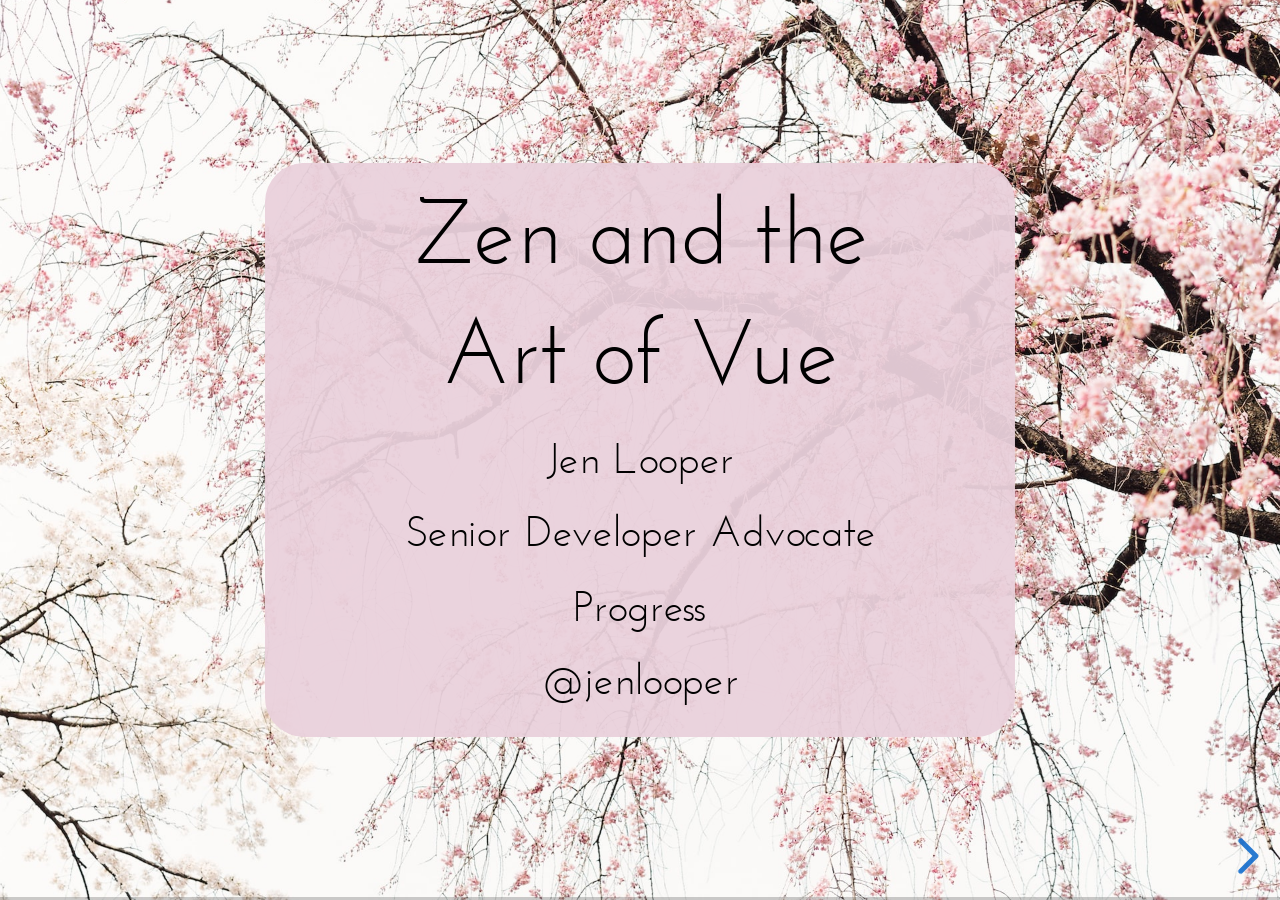
<file: zen-art-of-vue/index.html>
<!DOCTYPE html>
	<html class="sl-root decks export offline loaded">
	<head>
		<meta name="viewport" content="width=device-width, initial-scale=1.0, maximum-scale=1.0, user-scalable=no, viewport-fit=cover, minimal-ui">
		<meta charset="utf-8">
		<meta http-equiv="X-UA-Compatible" content="IE=edge,chrome=1">
		<meta name="mobile-web-app-capable" content="yes">
		<meta name="apple-mobile-web-app-capable" content="yes">
		<meta name="apple-mobile-web-app-status-bar-style" content="black-translucent">
		<link rel="manifest" href='data:application/manifest+json,{"display": "standalone", "name": "Zen and the Art of Vue"}' />
		<title>Zen and the Art of Vue</title>

		<meta name="description" content="NS Dev Day (shorter version)">

		<link rel="stylesheet" type="text/css" href="lib/offline-v2.css">



	</head>
	<body class="reveal-viewport theme-font-josefine theme-color-white-blue">
		<div class="reveal">
			<div class="slides">
				<section data-id="6f76d24f324d84a26706c5ac27ec4fc4" data-background-image="zen-and-the-art-of-vue-65/cf71e57a66073f77def182fc71a530fe"><div class="sl-block" data-block-type="text" style="width: 430px; left: 265px; top: 130px; height: auto;" data-block-id="eb6915033166d915e4023950fcf5bf3f"><div class="sl-block-content" data-placeholder-tag="h1" data-placeholder-text="Title Text" data-gramm_id="237797fa-21ff-1abe-2a9c-478d48f939bb" data-gramm="true" data-gramm_editor="true" style="z-index: 12;">
<h1>Zen and the Art of Vue</h1>
</div></div>
<div class="sl-block" data-block-type="shape" data-block-id="e98f48a276eb4d140c96cceb99a59f87" style="min-width: 4px; min-height: 4px; width: 614px; height: 470px; left: 173px; top: 115px;"><div class="sl-block-style" style="z-index: 11; opacity: 0.94;"><div class="sl-block-content" data-shape-type="rect" data-shape-fill-color="rgb(234, 209, 220)" data-shape-stretch="true" style="z-index: 11;" data-shape-corner-radius="32px"><svg xmlns="http://www.w3.org/2000/svg" version="1.1" width="100%" height="100%" preserveaspectratio="none" viewbox="0 0 614 470"><rect width="614" height="470" rx="32" ry="32" class="shape-element" fill="rgb(234, 209, 220)"></rect></svg></div></div></div>
<div class="sl-block" data-block-type="text" data-block-id="0decda1829428142383782c55b374134" style="height: auto; min-width: 30px; min-height: 30px; width: 600px; left: 180px; top: 335px;"><div class="sl-block-content" data-placeholder-tag="p" data-placeholder-text="Text" style="z-index: 13;" data-gramm_id="62c33673-41fc-bbab-361b-48e271941bb2" data-gramm="true" data-gramm_editor="true">
<h3><span style="font-size:0.9em">Jen Looper</span></h3>

<h3><span style="font-size:0.9em">Senior Developer Advocate</span></h3>

<h3><span style="font-size:0.9em">Progress</span></h3>

<h3><span style="font-size:0.9em">@jenlooper</span></h3>
</div></div></section><section data-id="7f4f37ca62eb965ca3b516f4653d383e" data-background-color="#ead1dc"><div class="sl-block" data-block-type="text" style="width: 806px; left: 78px; top: 95px; height: auto;" data-block-id="14503212748cc87fd8058a0a8509e603"><div class="sl-block-content" data-placeholder-tag="h2" data-placeholder-text="Title Text" style="z-index: 11;">
<h2><strong>agenda</strong></h2>
</div></div>
<div class="sl-block" data-block-type="text" data-block-id="cb6ff56cdd63084311674e9922804860" style="height: auto; min-width: 30px; min-height: 30px; width: 789px; left: 86px; top: 230px;"><div class="sl-block-content fragment" data-placeholder-tag="p" data-placeholder-text="Text" style="z-index: 12;" data-fragment-index="0">
<h3>Examine a theory of creating quality products by positioning ourselves in a mental model contrasting the 'logical' and the 'artistic'</h3>
</div></div>
<div class="sl-block" data-block-type="text" data-block-id="2c041580810a12a296924cc1c512b147" style="height: auto; min-width: 30px; min-height: 30px; width: 600px; left: 181px; top: 442px;"><div class="sl-block-content fragment" data-placeholder-tag="p" data-placeholder-text="Text" style="z-index: 13;" data-fragment-index="1">
<h3>Leveraging that positioning to build an engaging web and mobile app experience</h3>
</div></div></section><section data-id="46f5563985e7d8637bcad6d479038a1e" data-background-color="#d9d2e9"><div class="sl-block" data-block-type="image" data-block-id="f83dd7dbfbbc2ca936e0a5898b6cad3d" style="min-width: 4px; min-height: 4px; width: 274px; height: 402px; left: 343px; top: 80px;"><div class="sl-block-content" style="z-index: 11;"><img style="" data-natural-width="220" data-natural-height="323" data-lazy-loaded="" data-src="zen-and-the-art-of-vue-65/cf03d3623490013e69f757de45e1c05e.jpg"></div></div>
<div class="sl-block" data-block-type="text" data-block-id="03e7ecd2f99fad03a0664419fc3b45a3" style="height: auto; min-width: 30px; min-height: 30px; width: 600px; left: 180px; top: 553px;"><div class="sl-block-content" data-placeholder-tag="p" data-placeholder-text="Text" style="z-index: 12;">
<h3>Robert Pirsig, 1971</h3>
</div></div></section><section data-background-color="#d9d2e9" data-id="4b2615a56b0ae8b7e8a188ec350d6d13">
<div class="sl-block" data-block-type="text" style="height: auto; width: 665px; left: 148px; top: 53px;" data-block-id="c3c866d6e019e6bab7a687dc5ca5367e"><div class="sl-block-content" data-placeholder-tag="p" data-placeholder-text="Text" style="z-index: 10;" data-gramm_id="08292366-b7cd-81cd-f858-7f9d96849ca5" data-gramm="true" data-gramm_editor="true">
<h3><strong>A book about a road trip on a motorcycle</strong></h3>
</div></div>
<div class="sl-block" data-block-type="text" data-block-id="73f6e3126e7ce747daefa9af23ad7be8" style="height: auto; min-width: 30px; min-height: 30px; width: 742px; left: 109px; top: 160px;"><div class="sl-block-content fragment" data-placeholder-tag="p" data-placeholder-text="Text" style="z-index: 11;" data-gramm_id="4ab3bd14-308a-a7d0-943f-af1e7d11ca1e" data-gramm="true" data-gramm_editor="true" data-fragment-index="0">
<h3><span style="font-size:0.9em">an analysis of a half-forgotten past existence as a writing professor obsessed with 'good' writing</span></h3>
</div></div>
<div class="sl-block" data-block-type="text" style="height: auto; min-width: 30px; min-height: 30px; width: 724px; left: 119px; top: 298px;" data-block-id="aadea342722696a0a33cda0e426c9d01"><div class="sl-block-content fragment" data-placeholder-tag="p" data-placeholder-text="Text" style="z-index: 12;" data-gramm_id="4ab3bd14-308a-a7d0-943f-af1e7d11ca1e" data-gramm="true" data-gramm_editor="true" data-fragment-index="1">
<h3><span style="font-size:0.9em">a comparison of the world experience of a logical, analytical author with traveling companions who are more 'artistic'</span></h3>
</div></div>
<div class="sl-block" data-block-type="text" data-block-id="f4cd67dcbfa143990215ad86feabaf07" style="height: auto; min-width: 30px; min-height: 30px; width: 600px; left: 180px; top: 478px;"><div class="sl-block-content fragment" data-placeholder-tag="p" data-placeholder-text="Text" style="z-index: 13;" data-gramm_id="8a36f118-b9f7-70a0-196e-d4a8bc7bba55" data-gramm="true" data-gramm_editor="true" data-fragment-index="2">
<h3><span style="font-size:0.9em">a series of 'Chautauquas' or analyses of various philosophical points</span></h3>
</div></div>
<div class="sl-block" data-block-type="text" style="height: auto; min-width: 30px; min-height: 30px; width: 737px; left: 113px; top: 614px;" data-block-id="04c0173f5177c5b8985ad8df9f15fa4b"><div class="sl-block-content fragment" data-placeholder-tag="p" data-placeholder-text="Text" style="z-index: 15;" data-gramm_id="8a36f118-b9f7-70a0-196e-d4a8bc7bba55" data-gramm="true" data-gramm_editor="true" data-fragment-index="3">
<h3><span style="font-size:0.9em">a quest to reconcile world views in pursuit of Quality</span></h3>
</div></div></section><section data-id="a57732ae563567bd9391a088f54822e5" data-background-color="#cfe2f3"><div class="sl-block" data-block-type="image" data-block-id="f9fb8b01e4d506f71912df5b943d0978" style="min-width: 4px; min-height: 4px; width: 806px; height: 538px; left: 77px; top: 133px;"><div class="sl-block-content" style="z-index: 11;"><img style="" data-natural-width="1024" data-natural-height="683" data-lazy-loaded="" data-src="zen-and-the-art-of-vue-65/9ec82e279acd3fc2f9810246b90185c9.jpg"></div></div>
<div class="sl-block" data-block-type="text" data-block-id="901a194e66e0ba932cf09e1ca941eb77" style="height: auto; min-width: 30px; min-height: 30px; width: 600px; left: 180px; top: 34px;"><div class="sl-block-content" data-placeholder-tag="p" data-placeholder-text="Text" style="z-index: 12;" data-gramm_id="eff293fc-8751-79dd-3b8d-2dd1ec08182e" data-gramm="true" data-gramm_editor="true">
<h2>What is a motorcycle?</h2>
</div></div></section><section data-id="b4f827085fd9ee2c184a962296235535" data-background-color="#cfe2f3"><div class="sl-block" data-block-type="text" data-block-id="fbc3c609c29b6a1fc116b26c3e3052ab" style="height: auto; min-width: 30px; min-height: 30px; width: 780px; left: 90px; top: 275px;"><div class="sl-block-content" data-placeholder-tag="p" data-placeholder-text="Text" style="z-index: 11;" data-gramm_id="565ecb01-7140-b660-87e9-82ad502d497e" data-gramm="true" data-gramm_editor="true">
<h1>A Classicist's point of view</h1>
</div></div></section><section data-id="e5b4b84a70073582d39f565aab5b87ab" data-background-color="#c9daf8"><div class="sl-block" data-block-type="text" style="width: 806px; left: 77px; top: 49px; height: auto;" data-block-id="45eb2d27e799500405b9d3231072ead1"><div class="sl-block-content" data-placeholder-tag="h1" data-placeholder-text="Title Text" style="z-index: 10;">
<h3>"A motorcycle can be divided according to its components and according to its functions"</h3>
</div></div>
<div class="sl-block" data-block-type="image" data-block-id="169583481e544cd2999c74ae7ca8e388" style="min-width: 4px; min-height: 4px; width: 806px; height: 291px; left: 77px; top: 191px;"><div class="sl-block-content" style="z-index: 11;"><img style="" data-natural-width="870" data-natural-height="314" data-lazy-loaded="" data-src="zen-and-the-art-of-vue-65/93b3f5679439824d73001e4f0c4f6227.jpeg"></div></div>
<div class="sl-block" data-block-type="text" style="width: 741px; left: 110px; top: 537px; height: auto;" data-block-id="04fe17db77e643c171ba51afbc713f8d"><div class="sl-block-content" data-placeholder-tag="p" data-placeholder-text="Lorem ipsum dolor sit amet, consectetur adipiscing elit. Proin urna odio, aliquam vulputate faucibus id, elementum lobortis felis. Mauris urna dolor, placerat ac sagittis quis." style="text-align: center; z-index: 13; line-height: 0.793;" data-gramm_id="357e33b2-3d3b-f4e4-ee13-5936dd4623e6" data-gramm="true" data-gramm_editor="true" data-has-line-height="">
<h3>the "what" of the motorcycle: its components</h3>

<p> </p>

<h3>the "how" of the motorcycle: its functions</h3>
</div></div></section><section data-id="1cfd6a6cca21410dcdef409b31b43345" data-background-color="#d0e0e3"><div class="sl-block" data-block-type="text" data-block-id="08087fb98d62e5a0196a3095d92aecda" style="height: auto; min-width: 30px; min-height: 30px; width: 600px; left: 180px; top: 300px;"><div class="sl-block-content" data-placeholder-tag="p" data-placeholder-text="Text" style="z-index: 11;">
<h3>"that's all the motorcycle is, a system of concepts worked out in steel."</h3>
</div></div></section><section data-id="cdb41e0466ddaaf14b1098d5a7eab075" data-background-color="#d9d2e9"><div class="sl-block" data-block-type="text" style="width: 806px; left: 77px; top: 302px; height: auto;" data-block-id="69323f9f0376d1b89ae1bfe2d36a739a"><div class="sl-block-content" data-placeholder-tag="h1" data-placeholder-text="Title Text" style="z-index: 10;" data-gramm_id="8212d70a-907b-d46e-fa70-da060e08022e" data-gramm="true" data-gramm_editor="true">
<h1>A Romantic's point of view</h1>
</div></div></section><section data-id="59231445dc579b7bd3cd3d5911097a34" data-background-color="#d9ead3"><div class="sl-block" data-block-type="text" data-block-id="fed57983caf025c43e53d1c89da3d9ca" style="height: auto; min-width: 30px; min-height: 30px; width: 723px; left: 119px; top: 19px;"><div class="sl-block-content" data-placeholder-tag="p" data-placeholder-text="Text" style="z-index: 11;" data-gramm_id="7ad1e777-d39b-1d15-47f5-c96e942ac573" data-gramm="true" data-gramm_editor="true">
<h3>"If you were to show an engine...to a romantic it is unlikely he would see much of interest in it. It has no appeal because the reality he sees is its surface."</h3>
</div></div>
<div class="sl-block" data-block-type="image" data-block-id="7cda0b6687f8cd41b0fa9e08ae1c836a" style="min-width: 4px; min-height: 4px; width: 264px; height: 212px; left: 121px; top: 244px;"><div class="sl-block-content" style="z-index: 12;"><img style="" data-natural-width="1140" data-natural-height="917" data-lazy-loaded="" data-src="zen-and-the-art-of-vue-65/65c512d74da87d1b159113c0dc51ef87.jpg"></div></div>
<div class="sl-block" data-block-type="image" data-block-id="f1d4b8c98c2d6e3e7818b2f66fed0ab7" style="min-width: 4px; min-height: 4px; width: 239px; height: 205px; left: 133px; top: 479px;"><div class="sl-block-content" style="z-index: 13;"><img style="" data-natural-width="1140" data-natural-height="979" data-lazy-loaded="" data-src="zen-and-the-art-of-vue-65/2a08d9741464dd6044f0533f77a5fe2b.jpg"></div></div>
<div class="sl-block" data-block-type="image" data-block-id="ec259f63db49a7a97c7e1bbc65233d2b" style="min-width: 4px; min-height: 4px; width: 222px; height: 212px; left: 642px; top: 237px;"><div class="sl-block-content" style="z-index: 14;"><img style="" data-natural-width="1140" data-natural-height="1090" data-lazy-loaded="" data-src="zen-and-the-art-of-vue-65/3e0c41ecc0fdf66371831e04ee09e616.jpg"></div></div>
<div class="sl-block" data-block-type="image" data-block-id="3c323761fd94e9403f1933e3e21ebaec" style="min-width: 4px; min-height: 4px; width: 224px; height: 212px; left: 401px; top: 244px;"><div class="sl-block-content" style="z-index: 15;"><img style="" data-natural-width="1140" data-natural-height="1077" data-lazy-loaded="" data-src="zen-and-the-art-of-vue-65/de6e80d61315d257ec4a785f1f34fb0d.jpg"></div></div>
<div class="sl-block" data-block-type="image" data-block-id="f83d023ee9274cff5937f68f7a286c56" style="min-width: 4px; min-height: 4px; width: 194px; height: 209px; left: 648px; top: 475px;"><div class="sl-block-content" style="z-index: 16;"><img style="" data-natural-width="1140" data-natural-height="1231" data-lazy-loaded="" data-src="zen-and-the-art-of-vue-65/2c619e5a5450e35207a049762cf80c65.jpg"></div></div>
<div class="sl-block" data-block-type="image" data-block-id="b5b56c5b3c2c03a94b684def1fc098ed" style="min-width: 4px; min-height: 4px; width: 227px; height: 205px; left: 398px; top: 479px;"><div class="sl-block-content" style="z-index: 17;"><img style="" data-natural-width="1140" data-natural-height="1031" data-lazy-loaded="" data-src="zen-and-the-art-of-vue-65/4939573e0418e7a82d117214c0b15a49.jpg"></div></div></section><section data-background-color="#fff2cc" data-id="92bddb3b6d5891bf0de29ca338ad2b0c">





<div class="sl-block" data-block-type="text" style="height: auto; min-width: 30px; min-height: 30px; width: 793px; left: 84px; top: 313px;" data-block-id="0ddba517a86fe063fbb76a22d8bbd578"><div class="sl-block-content" data-placeholder-tag="p" data-placeholder-text="Text" style="z-index: 11;" data-gramm_id="eff293fc-8751-79dd-3b8d-2dd1ec08182e" data-gramm="true" data-gramm_editor="true">
<h2>What is a JavaScript framework?</h2>
</div></div></section><section data-background-color="#f4cccc" data-id="3c97f394d1cf28168dfa922f0b26c913"><div class="sl-block" data-block-type="text" style="height: auto; width: 774px; left: 93px; top: 247px;" data-block-id="511991c118fe1af9816c4283149a494d"><div class="sl-block-content" data-placeholder-tag="p" data-placeholder-text="Text" style="z-index: 10;" data-gramm_id="7ad1e777-d39b-1d15-47f5-c96e942ac573" data-gramm="true" data-gramm_editor="true">
<h3>🔧 A system of concepts worked out in code.</h3>

<p> </p>

<h3>🎨 A system that makes working with JavaScript more elegant, easier, less error-prone.</h3>
</div></div>





</section><section data-background-color="#e6b8af" data-id="c277ddcd909dc0504359c5e4e65c791c">





<div class="sl-block" data-block-type="text" data-block-id="7b0f34a3359c472a335a66f1816ca687" style="height: auto; min-width: 30px; min-height: 30px; width: 600px; left: 180px; top: 313px;"><div class="sl-block-content" data-placeholder-tag="p" data-placeholder-text="Text" style="z-index: 11;">
<h2>What is Vue.js?</h2>
</div></div></section><section data-background-color="#f4cccc" data-id="792c9c24ade126081aecd97fc9d732fa">





<div class="sl-block" data-block-type="text" style="height: auto; width: 774px; left: 93px; top: 247px;" data-block-id="47e3134a2f21aa46c685838f0cc6d42d"><div class="sl-block-content" data-placeholder-tag="p" data-placeholder-text="Text" style="z-index: 11;" data-gramm_id="7ad1e777-d39b-1d15-47f5-c96e942ac573" data-gramm="true" data-gramm_editor="true">
<h3>🔧 It's just CSS, HTML, and JavaScript</h3>

<p> </p>

<h3>🎨 It's elegant CSS, HTML and JavaScript! The API is designed for simplicity. And even the CLI has a UI! </h3>
</div></div></section><section data-id="3692f6033e92701285bf7c9289f505dc" data-background-color="#d0e0e3"><div class="sl-block" data-block-type="text" style="height: auto; width: 600px; left: 180px; top: 300px;" data-block-id="03adaed729aa8d95351892d867eb01e3"><div class="sl-block-content" data-placeholder-tag="p" data-placeholder-text="Text" style="z-index: 10;" data-gramm_id="e51f15c7-4b93-a595-eb60-4da6b439bc52" data-gramm="true" data-gramm_editor="true">
<h3>"The classic and romantic split is between two separate worlds."</h3>
</div></div></section><section data-id="fc6a8cbd9e5762b3576f29c558fd5345" data-background-color="#fce5cd"><div class="sl-block" data-block-type="text" style="width: 806px; left: 77px; top: 84px; height: auto;" data-block-id="d272f301749d4b30d94e09db19a8175c"><div class="sl-block-content" data-placeholder-tag="h1" data-placeholder-text="Title Text" style="z-index: 10;" data-gramm_id="50c7acdf-0a2c-0eba-8433-81b4af8be730" data-gramm="true" data-gramm_editor="true">
<h1>The quest</h1>
</div></div>
<div class="sl-block" data-block-type="text" style="width: 806px; left: 87px; top: 261px; height: auto;" data-block-id="e4ab1b6b3b2e2957a1a6c139f3e3fcce"><div class="sl-block-content" data-placeholder-tag="h2" data-placeholder-text="Subtitle" style="z-index: 11;" data-gramm_id="90aa1da2-3e3a-80f0-a09d-122278c9c580" data-gramm="true" data-gramm_editor="true">
<h2>a convergence of the classic and the romantic world views</h2>
</div></div>
<div class="sl-block" data-block-type="text" data-block-id="52ea3bf61d2ef401f0650d0b6c5aad23" style="height: auto; min-width: 30px; min-height: 30px; width: 693px; left: 144px; top: 531px;"><div class="sl-block-content fragment" data-placeholder-tag="p" data-placeholder-text="Text" style="z-index: 12;" data-gramm_id="955af7a9-7554-f514-3e1c-071201621d5d" data-gramm="true" data-gramm_editor="true" data-fragment-index="0">
<h3>motorcycle maintenance / motorcycle riding</h3>
</div></div>
<div class="sl-block" data-block-type="text" style="height: auto; min-width: 30px; min-height: 30px; width: 693px; left: 144px; top: 593px;" data-block-id="2c556664a60e993061bda6519fcc95f7"><div class="sl-block-content fragment" data-placeholder-tag="p" data-placeholder-text="Text" style="z-index: 14;" data-gramm_id="955af7a9-7554-f514-3e1c-071201621d5d" data-gramm="true" data-gramm_editor="true" data-fragment-index="1">
<h3>writing software / enjoying the experience</h3>
</div></div></section><section data-id="6c3864c546af5b585fc62980f03222b2" data-background-color="#d9ead3"><div class="sl-block" data-block-type="text" style="width: 806px; left: 77px; top: 156px; height: auto;" data-block-id="d89aa6941834a98763d83744a426ebb3"><div class="sl-block-content" data-placeholder-tag="h1" data-placeholder-text="Title Text" style="z-index: 11;" data-gramm_id="9b5a9e17-8d8e-a710-68aa-4d9fba2bd004" data-gramm="true" data-gramm_editor="true">
<h1>"Quality"</h1>
</div></div>
<div class="sl-block" data-block-type="text" data-block-id="c49a90d27cd7f1510ae90488716995df" style="height: auto; min-width: 30px; min-height: 30px; width: 600px; left: 180px; top: 332px;"><div class="sl-block-content" data-placeholder-tag="p" data-placeholder-text="Text" style="z-index: 12;" data-gramm_id="c8f80569-df24-ba02-ce68-7b98550174c1" data-gramm="true" data-gramm_editor="true">
<h3>the fulcrum between</h3>

<h3>'hip' and 'square'</h3>

<h3>'romantic' and 'classic'</h3>

<h3>'technological' and 'humanistic'</h3>
</div></div></section><section data-background-color="#f4cccc" data-id="7a7ff4d3becd159a7b4f31b0c57b1901"><div class="sl-block" data-block-type="text" style="width: 806px; left: 77px; top: 253px; height: auto;" data-block-id="2b5683e07a741109d86638b7cc1f5181"><div class="sl-block-content" data-placeholder-tag="h1" data-placeholder-text="Title Text" style="z-index: 10;" data-gramm_id="9b5a9e17-8d8e-a710-68aa-4d9fba2bd004" data-gramm="true" data-gramm_editor="true">
<h1>How can we achieve Quality?</h1>
</div></div>
</section><section data-background-color="#cfe2f3" data-id="71e8f45df594fd192c20b602f1cd6231"><div class="sl-block" data-block-type="image" data-block-id="fe10be3e2ae13cf6f214b922ba5dd3a5" style="min-width: 4px; min-height: 4px; width: 806px; height: 515px; left: 77px; top: 161px;"><div class="sl-block-content" style="z-index: 11;"><img style="" data-natural-width="1242" data-natural-height="794" data-lazy-loaded="" data-src="zen-and-the-art-of-vue-65/6b3167062753c0ce64b857cc44e4325e.gif"></div></div>
<div class="sl-block" data-block-type="text" data-block-id="0b36a33b17542630233b9ac50bdd6b7c" style="height: auto; min-width: 30px; min-height: 30px; width: 705px; left: 128px; top: 30px;"><div class="sl-block-content" data-placeholder-tag="p" data-placeholder-text="Text" style="z-index: 12;">
<h3>Bridging the divide between developer and designer: Sarah Drasner</h3>
</div></div></section><section data-id="2f8a8740e3b380d0e9c25f14857c2dc4" data-background-color="#ead1dc"><div class="sl-block" data-block-type="text" style="width: 806px; left: 77px; top: 302px; height: auto;" data-block-id="4b0a4a0437073beec0cece43378e8a8a"><div class="sl-block-content" data-placeholder-tag="h1" data-placeholder-text="Title Text" style="z-index: 10;" data-gramm_id="56f3e236-5230-226e-4213-832306b988ba" data-gramm="true" data-gramm_editor="true">
<h1>The Zen of Vue</h1>
</div></div></section><section data-background-color="#c9daf8" data-id="8fbf118ac0c59d419fe677aa3677404b"><div class="sl-block" data-block-type="text" style="width: 258px; left: 161px; top: 454px; height: auto;" data-block-id="3f108609b77ce8d4ed32795edc1c67f6"><div class="sl-block-content" data-placeholder-tag="h1" data-placeholder-text="Title Text" style="z-index: 11;" data-gramm_id="56f3e236-5230-226e-4213-832306b988ba" data-gramm="true" data-gramm_editor="true">
<h1>Design</h1>
</div></div>
<div class="sl-block" data-block-type="image" style="min-width: 4px; min-height: 4px; width: 400px; height: 400px; left: 268px; top: 168px;" data-block-id="4ed48cdeaea7f39df8bddef14f36f608"><div class="sl-block-content" style="z-index: 12;"><img style="" data-natural-width="400" data-natural-height="400" data-lazy-loaded="" data-src="zen-and-the-art-of-vue-65/dccf4b9d8ee62861d7059e64c7c86bb9.png"></div></div>
<div class="sl-block" data-block-type="text" data-block-id="e3daa37ad0dda5512014b9b1921a700b" style="height: auto; min-width: 30px; min-height: 30px; width: 369px; left: 551px; top: 454px;"><div class="sl-block-content" data-placeholder-tag="p" data-placeholder-text="Text" style="z-index: 13;" data-gramm_id="4ecab82a-9018-88f0-bfe1-7c992c1aa183" data-gramm="true" data-gramm_editor="true">
<h1 style="color:rgb(51, 51, 51)">Technology</h1>
</div></div></section><section data-id="fa634d98defaf0a5533da1d4a1a8246a" data-background-color="#d9d2e9"><div class="sl-block" data-block-type="text" style="width: 806px; left: 77px; top: 302px; height: auto;" data-block-id="dd6032f0e11f47a038d853fa676a0095"><div class="sl-block-content" data-placeholder-tag="h1" data-placeholder-text="Title Text" style="z-index: 10;" data-gramm_id="aee9c927-1481-552e-77b1-9cef0f822f87" data-gramm="true" data-gramm_editor="true">
<h1>Docs</h1>
</div></div></section><section data-background-color="#cfe2f3" data-id="d6ea461c492f3c8dc3fd8d9e5efcba02"><div class="sl-block" data-block-type="text" style="width: 806px; left: 77px; top: 95px; height: auto;" data-block-id="81961bad928ae9ae43ef5e3929c740ee"><div class="sl-block-content" data-placeholder-tag="h1" data-placeholder-text="Title Text" style="z-index: 10;" data-gramm_id="aee9c927-1481-552e-77b1-9cef0f822f87" data-gramm="true" data-gramm_editor="true">
<h3>"I ... try to remember that the docs aren't an objective artifact describing the reality of Vue - its goal isn't even directly to teach people how to use Vue, but rather to <strong>guide</strong> their emotional and conceptual development in a way that helps them <strong>become more content</strong> in their work. So the docs aren't about me or anyone else working on them, but about the <strong>relationships between developers and their work</strong> using Vue."</h3>

<h3>- Chris Fritz</h3>
</div></div></section><section data-id="f3675fe1aa4451037c8b6133c9b45014" data-background-color="#c9daf8"><div class="sl-block" data-block-type="text" style="width: 806px; left: 77px; top: 82px; height: auto;" data-block-id="a849154e711ed8c926a212dc4c6fc6d6"><div class="sl-block-content" data-placeholder-tag="h2" data-placeholder-text="Title Text" style="z-index: 10;" data-gramm_id="c847f7fe-4a48-1571-8b21-9d77bf4d3fd4" data-gramm="true" data-gramm_editor="true">
<h2><strong>what if</strong></h2>
</div></div>
<div class="sl-block" data-block-type="text" data-block-id="56b931e075a8e6ef10d4cea92e624d62" style="height: auto; min-width: 30px; min-height: 30px; width: 600px; left: 180px; top: 210px;"><div class="sl-block-content fragment" data-placeholder-tag="p" data-placeholder-text="Text" style="z-index: 11;" data-gramm_id="5851687a-2fa1-8db7-b193-e95ee62221e8" data-gramm="true" data-gramm_editor="true" data-fragment-index="0">
<h3>you could create a project that would find flow between three platforms without struggle</h3>
</div></div>
<div class="sl-block" data-block-type="text" style="height: auto; min-width: 30px; min-height: 30px; width: 600px; left: 180px; top: 401px;" data-block-id="230ff68591f12d296df3c292e70534c8"><div class="sl-block-content fragment" data-placeholder-tag="p" data-placeholder-text="Text" style="z-index: 13;" data-gramm_id="5851687a-2fa1-8db7-b193-e95ee62221e8" data-gramm="true" data-gramm_editor="true" data-fragment-index="1">
<h3>and that project would help you create a contemplative work of art to aid in your focus?</h3>
</div></div></section><section data-id="1bf1c20963967e7a7c5a3876339057e9" data-background-color="#d9d2e9"><div class="sl-block" data-block-type="text" style="width: 806px; left: 77px; top: 266px; height: auto;" data-block-id="e831dae1745aba69e161fd00f32c908f"><div class="sl-block-content" data-placeholder-tag="h1" data-placeholder-text="Title Text" style="z-index: 11;">
<h1> </h1>

<h3><span style="color:#800080">build your own personal mandala</span></h3>
</div></div>
<div class="sl-block" data-block-type="image" data-block-id="fd3609b2876d17a0b1da6c04cc0fb4e3" style="min-width: 4px; min-height: 4px; width: 400px; height: 60px; left: 280px; top: 290px;"><div class="sl-block-content" style="z-index: 12;"><img style="" data-natural-width="400" data-natural-height="60" data-lazy-loaded="" data-src="zen-and-the-art-of-vue-65/4c5a2d50be4142581139771da20a5973.png"></div></div></section><section data-id="e49934dca9cbebca688d553b238a1c00" data-background-color="#cfe2f3"><div class="sl-block" data-block-type="text" data-block-id="46d47a4883637ca88a49c3d94a7ef4e4" style="height: auto; min-width: 30px; min-height: 30px; width: 884px; left: 38px; top: 30px;"><div class="sl-block-content" data-placeholder-tag="p" data-placeholder-text="Text" style="z-index: 11;" data-gramm_id="5ef76d56-0c24-3023-61ba-0bab098c7934" data-gramm="true" data-gramm_editor="true">
<h3>Mandalas represent the cosmos and creating one is an act of meditation on the attainment of enlightenment by visualizing pure lands.</h3>
</div></div>
<div class="sl-block" data-block-type="image" data-block-id="75817602548648879ca43a21065f1ebb" style="min-width: 4px; min-height: 4px; width: 477px; height: 473px; left: 242px; top: 206px;"><div class="sl-block-content" style="z-index: 13;"><img style="" data-natural-width="606" data-natural-height="601" data-lazy-loaded="" data-src="zen-and-the-art-of-vue-65/7059a0181522f24aa41c92c5591f6c85.jpg"></div></div></section><section data-id="da536ec790bf47dc6819cf04a412dd16" data-background-color="#c9daf8"><div class="sl-block" data-block-type="text" style="width: 806px; left: 77px; top: 22px; height: auto;" data-block-id="e12aa831a3a607cbc27ff0051f16dc0f"><div class="sl-block-content" data-placeholder-tag="h1" data-placeholder-text="Title Text" style="z-index: 11;" data-gramm_id="9eebdade-cb50-f39b-2e17-b709191d2ad0" data-gramm="true" data-gramm_editor="true">
<h1>creation as meditation</h1>
</div></div>
<div class="sl-block" data-block-type="image" data-block-id="692ad443e365bead05c384d8044c5984" style="min-width: 4px; min-height: 4px; width: 300px; height: 450px; left: 330px; top: 169px;"><div class="sl-block-content" style="z-index: 12;"><img style="" data-natural-width="300" data-natural-height="450" data-lazy-loaded="" data-src="zen-and-the-art-of-vue-65/bb908c9ac0b63978d6069dd5a8e825e3.jpg"></div></div></section><section data-id="8fba4bb3db146a3cc5d7bd033bdc3b67" data-background-color="#d0e0e3"><div class="sl-block" data-block-type="text" data-block-id="4636aa65267c550ccaa136f65a69fada" style="height: auto; min-width: 30px; min-height: 30px; width: 814px; left: 73px; top: 37px;"><div class="sl-block-content" data-placeholder-tag="p" data-placeholder-text="Text" style="z-index: 11;" data-gramm_id="cc97d8f7-1dd6-8368-aa3f-e970c6370805" data-gramm="true" data-gramm_editor="true">
<h2>Create your own sacred geometry</h2>
</div></div>
<div class="sl-block" data-block-type="image" data-block-id="272fd2693c9f6c462ecd5e80c6fe379c" style="min-width: 4px; min-height: 4px; width: 745px; height: 558px; left: 108px; top: 128px;"><div class="sl-block-content" style="z-index: 12;"><img style="" data-natural-width="1283" data-natural-height="961" data-lazy-loaded="" data-src="zen-and-the-art-of-vue-65/e97fe45692931ae811afa93e5832f27c.png"></div></div></section><section data-background-color="#d9ead3" data-id="d63f5d1a0ad881dcaf7795c544d7ab3c"><div class="sl-block" data-block-type="text" style="width: 806px; left: 77px; top: 292px; height: auto;" data-block-id="a4dd91efeef2d84a5d6c076cf9046aba"><div class="sl-block-content" data-placeholder-tag="h1" data-placeholder-text="Title Text" style="z-index: 11;" data-gramm_id="4240f7d7-2a8a-e703-467f-5d2619546286" data-gramm="true" data-gramm_editor="true">
<h1>Use the new Vue CLI 3 plugin for NativeScript-Vue!</h1>
</div></div>
<div class="sl-block" data-block-type="text" data-block-id="1c1bf2fff23e13405364a0969581b578" style="height: auto; min-width: 30px; min-height: 30px; width: 600px; left: 169px; top: 67px;"><div class="sl-block-content" data-placeholder-tag="p" data-placeholder-text="Text" style="z-index: 12;" data-gramm_id="6c1c6441-1747-52c3-acb5-106705b3137f" data-gramm="true" data-gramm_editor="true">
<h1>How?</h1>
</div></div></section><section data-background-color="#d9ead3" data-id="322962fe98d07d3a3c9fb5af832de5d1" id="1"><div class="sl-block" data-block-type="text" style="height: auto; width: 600px; left: 168px; top: 16px;" data-block-id="47bb3957900c1e7585d8619fd477a688"><div class="sl-block-content" data-placeholder-tag="p" data-placeholder-text="Text" style="z-index: 11;" data-gramm_id="6c1c6441-1747-52c3-acb5-106705b3137f" data-gramm="true" data-gramm_editor="true">
<h1>Use the Vue UI 🌷</h1>
</div></div>
<div class="sl-block" data-block-type="image" data-block-id="0a7d1c536e1e2057252a72fbf0ebabb6" style="min-width: 4px; min-height: 4px; width: 431px; height: 492px; left: 21px; top: 127px;"><div class="sl-block-content" style="z-index: 12;"><img style="" data-natural-width="1182" data-natural-height="1350" data-lazy-loaded="" data-src="zen-and-the-art-of-vue-65/29074e21f3e2d3a58e47fe5a87e89cd7.png"></div></div>
<div class="sl-block" data-block-type="image" data-block-id="9bb1f28a87fed6d041551060da6ff61b" style="min-width: 4px; min-height: 4px; width: 430px; height: 492px; left: 505px; top: 127px;"><div class="sl-block-content" style="z-index: 13;"><img style="" data-natural-width="1182" data-natural-height="1350" data-lazy-loaded="" data-src="zen-and-the-art-of-vue-65/b1994e145ed90bf61381fdcdd6afe142.png"></div></div>
<div class="sl-block" data-block-type="text" data-block-id="d7706572c30d2f2bde08ff0d685db73b" style="height: auto; min-width: 30px; min-height: 30px; width: 600px; left: 168px; top: 638px;"><div class="sl-block-content" data-placeholder-tag="p" data-placeholder-text="Text" style="z-index: 14;" data-gramm_id="80188d47-ce22-22f4-158e-1f33fd0ba12a" data-gramm="true" data-gramm_editor="true">
<h3>create a new project</h3>
</div></div></section><section data-background-color="#d9ead3" data-id="ae87c6ef212491a0fd5b34fcbdcb7bd4" id="2"><div class="sl-block" data-block-type="text" style="height: auto; width: 658px; left: 151px; top: 22px;" data-block-id="84c2d759269ca429a17662bd73250586"><div class="sl-block-content" data-placeholder-tag="p" data-placeholder-text="Text" style="z-index: 12;" data-gramm_id="80188d47-ce22-22f4-158e-1f33fd0ba12a" data-gramm="true" data-gramm_editor="true">
<h3>install the vue-cli-plugin-nativescript-vue</h3>
</div></div>
<div class="sl-block" data-block-type="image" data-block-id="d07e071c237ac4574d6ad0ca97a8648e" style="min-width: 4px; min-height: 4px; width: 526px; height: 601px; left: 217px; top: 90px;"><div class="sl-block-content" style="z-index: 13;"><img style="" data-natural-width="1182" data-natural-height="1350" data-lazy-loaded="" data-src="zen-and-the-art-of-vue-65/83624bf6bbc8b4e17c392a11c9034ed9.png"></div></div></section><section data-background-color="#d9ead3" data-id="16a6d1d3069bd8320878b9b1fe300805" id="3"><div class="sl-block" data-block-type="text" style="height: auto; width: 658px; left: 151px; top: 30px;" data-block-id="9a71d63a69cfe9ac992c54e17f9ce74f"><div class="sl-block-content" data-placeholder-tag="p" data-placeholder-text="Text" style="z-index: 12;" data-gramm_id="80188d47-ce22-22f4-158e-1f33fd0ba12a" data-gramm="true" data-gramm_editor="true">
<h3>configure the plugin</h3>
</div></div>
<div class="sl-block" data-block-type="image" data-block-id="c1502c8f7d18e918578c129e0a68506e" style="min-width: 4px; min-height: 4px; width: 496px; height: 566px; left: 232px; top: 105px;"><div class="sl-block-content" style="z-index: 13;"><img style="" data-natural-width="1182" data-natural-height="1350" data-lazy-loaded="" data-src="zen-and-the-art-of-vue-65/651e4b30d7c09e15041ad13e8097350a.png"></div></div></section><section data-background-color="#d9ead3" data-id="ab7f4499d6d9ae0d2d1cea62b5411dc3" id="4"><div class="sl-block" data-block-type="text" style="height: auto; width: 955px; left: 5px; top: 25px;" data-block-id="43ae599ed1cff3acdbf9c32c56b13efb"><div class="sl-block-content" data-placeholder-tag="p" data-placeholder-text="Text" style="z-index: 12;" data-gramm_id="80188d47-ce22-22f4-158e-1f33fd0ba12a" data-gramm="true" data-gramm_editor="true">
<h3>run the scripts to start the project for web, iOS and Android!</h3>
</div></div>
<div class="sl-block" data-block-type="image" data-block-id="01e0d1c5184353101a08c2f6942976f1" style="min-width: 4px; min-height: 4px; width: 499px; height: 570px; left: 231px; top: 104px;"><div class="sl-block-content" style="z-index: 13;"><img style="" data-natural-width="1182" data-natural-height="1350" data-lazy-loaded="" data-src="zen-and-the-art-of-vue-65/a295d0f551b6a9b77d63e9e28879ead9.png"></div></div></section><section data-background-color="#d9ead3" data-id="7a1a834340aea0af24eedd9aa5163815" id="5"><div class="sl-block" data-block-type="text" style="height: auto; width: 600px; left: 168px; top: 16px;" data-block-id="99dc8df433fb002e62bf78d357ad7a26"><div class="sl-block-content" data-placeholder-tag="p" data-placeholder-text="Text" style="z-index: 11;" data-gramm_id="6c1c6441-1747-52c3-acb5-106705b3137f" data-gramm="true" data-gramm_editor="true">
<h1>Party on!!</h1>
</div></div>
<div class="sl-block" data-block-type="image" data-block-id="dfde6f48c6e35a52fb7b93b1c0f49010" style="min-width: 4px; min-height: 4px; width: 498px; height: 518px; left: 231px; top: 134px;"><div class="sl-block-content" style="z-index: 12;"><img style="" data-natural-width="1062" data-natural-height="1104" data-lazy-loaded="" data-src="zen-and-the-art-of-vue-65/b02dd724e5ba2121cd8c4d9df1ee99cb.gif"></div></div></section><section data-background-color="#d9ead3" data-id="804bb65b6d8dbde644e85454a74ad9b9" id="6"><div class="sl-block" data-block-type="text" style="height: auto; width: 687px; left: 137px; top: 41px;" data-block-id="f0d17ea58ddd9f69c8b218a415dba0d4"><div class="sl-block-content" data-placeholder-tag="p" data-placeholder-text="Text" style="z-index: 11;" data-gramm_id="6c1c6441-1747-52c3-acb5-106705b3137f" data-gramm="true" data-gramm_editor="true">
<h1>Or, for the purists... 🧘‍♀️</h1>
</div></div>
<div class="sl-block" data-block-type="image" data-block-id="30cd8d1bce57b4a741bc2582e4698458" style="min-width: 4px; min-height: 4px; width: 580px; height: 361px; left: 188px; top: 189px;"><div class="sl-block-content" style="z-index: 12;"><img style="" data-natural-width="580" data-natural-height="361" data-lazy-loaded="" data-src="zen-and-the-art-of-vue-65/55ec22bffdb8403e168a86f0133ea422.gif"></div></div></section><section data-background-color="#d9ead3" data-id="8b59321e761fd358280f1d34193c0011" id="7"><div class="sl-block" data-block-type="text" style="height: auto; width: 687px; left: 137px; top: 41px;" data-block-id="83d1b4fbcda0ce483a824f70d0b98d19"><div class="sl-block-content" data-placeholder-tag="p" data-placeholder-text="Text" style="z-index: 11;" data-gramm_id="6c1c6441-1747-52c3-acb5-106705b3137f" data-gramm="true" data-gramm_editor="true">
<h1>Check out the code</h1>
</div></div>
<div class="sl-block" data-block-type="text" data-block-id="ce8f7ae96825c14e537dfa0bfece3b42" style="height: auto; min-width: 30px; min-height: 30px; width: 600px; left: 180px; top: 631px;"><div class="sl-block-content" data-placeholder-tag="p" data-placeholder-text="Text" style="z-index: 12;" data-gramm_id="2713c9d9-5171-f9f2-8132-ccc8bfa340bf" data-gramm="true" data-gramm_editor="true">
<h3>package.json</h3>
</div></div>
<div class="sl-block" data-block-type="code" data-block-id="2fb7765deb502fb32b4b8bf27750dae5" style="min-width: 30px; min-height: 30px; width: 662px; height: 306px; left: 150px; top: 197px;"><div class="sl-block-content notranslate" data-highlight-theme="github-gist" style="z-index: 13; font-size: 186%;"><pre class="json"><code>"dependencies": {
    "nativescript-vue": "^2.2.0",
    "tns-core-modules": "^5.2.2",
    "vue": "^2.6.10",
    "vue-router": "^3.0.2",
    "vuex": "^3.1.0"
  },</code></pre></div></div></section><section data-background-color="#d9ead3" data-id="7faf2329fe14b391f9ccce40b9bd0cc7" id="8"><div class="sl-block" data-block-type="text" style="height: auto; width: 600px; left: 217px; top: 19px;" data-block-id="6a9df718c24f0201e528e4907106738b"><div class="sl-block-content" data-placeholder-tag="p" data-placeholder-text="Text" style="z-index: 10;" data-gramm_id="2713c9d9-5171-f9f2-8132-ccc8bfa340bf" data-gramm="true" data-gramm_editor="true">
<h3>main.js / main.native.js</h3>
</div></div>
<div class="sl-block" data-block-type="code" data-block-id="111d15eef02a86f272d58a43b681bdd4" style="min-width: 30px; min-height: 30px; width: 473px; height: 307px; left: 0px; top: 197px;"><div class="sl-block-content notranslate" data-highlight-theme="github-gist" style="z-index: 12; font-size: 126%;"><pre class="javascript"><code>import Vue from 'vue';
import App from '~/App.vue';
import router from './router';
import store from './store';

Vue.config.productionTip = false;

new Vue({
  router,
  store,
  render: (h) =&gt; h(App)
}).$mount('#app');
</code></pre></div></div>
<div class="sl-block" data-block-type="code" style="min-width: 30px; min-height: 30px; width: 480px; height: 307px; left: 480px; top: 197px;" data-block-id="9fb42b7bfa1e05fde02391b40b1ec2c0"><div class="sl-block-content notranslate" data-highlight-theme="github-gist" style="z-index: 14; font-size: 129%;"><pre class="javascript"><code>import Vue from 'nativescript-vue';
import App from './App.vue';
import store from './store';

Vue.config.silent = false;

new Vue({
  store,
  render: (h) =&gt; h('frame', [h(App)])
}).$start();
</code></pre></div></div></section><section data-background-color="#d9ead3" data-id="e890324adf514b937fa5b52c734e2abe" id="9"><div class="sl-block" data-block-type="text" style="height: auto; width: 600px; left: 180px; top: 18px;" data-block-id="c8e221209c46bb5a6750c4a05ab8b3dd"><div class="sl-block-content" data-placeholder-tag="p" data-placeholder-text="Text" style="z-index: 11;" data-gramm_id="2713c9d9-5171-f9f2-8132-ccc8bfa340bf" data-gramm="true" data-gramm_editor="true">
<h3>Forked templates - App.vue</h3>
</div></div>
<div class="sl-block" data-block-type="code" data-block-id="913b54a5ecb0831942355591eaaeecc6" style="min-width: 30px; min-height: 30px; width: 960px; height: 516px; left: 0px; top: 184px;"><div class="sl-block-content notranslate" data-highlight-theme="github-gist" style="z-index: 12; font-size: 106%;"><pre class="xml"><code>&lt;template web&gt;
  &lt;div class="w-page"&gt;
    &lt;nav&gt;
      &lt;ul class="w-navbar"&gt;
        &lt;li class="w-title"&gt;{{navbarTitle}}&lt;/li&gt;
      &lt;/ul&gt;
    &lt;/nav&gt;
    &lt;div class="w-container"&gt;
      &lt;router-link tag="button" class="w-button" id="homeButton" to="/"&gt;Home&lt;/router-link&gt;
      &lt;button class="w-button" id="aboutButton" v-on:click="goToAboutPage"&gt;About&lt;/button&gt;
      &lt;router-view/&gt;
    &lt;/div&gt;
  &lt;/div&gt;
&lt;/template&gt;

&lt;template native&gt;
  &lt;Page&gt;
    &lt;ActionBar :title="navbarTitle"/&gt;
    &lt;GridLayout rows="auto, auto"&gt;
      &lt;Button text="Home" @tap="goToHomePage" row="0"/&gt;
      &lt;Button text="About" @tap="goToAboutPage" row="1"/&gt;
    &lt;/GridLayout&gt;
  &lt;/Page&gt;
&lt;/template&gt;</code></pre></div></div></section><section data-background-color="#d9ead3" data-id="011c38da14228fca0480c522eeac9751" id="10"><div class="sl-block" data-block-type="text" style="height: auto; width: 600px; left: 180px; top: 18px;" data-block-id="68ecff6d0af935c4f61ee171ab2ea7a9"><div class="sl-block-content" data-placeholder-tag="p" data-placeholder-text="Text" style="z-index: 11;" data-gramm_id="2713c9d9-5171-f9f2-8132-ccc8bfa340bf" data-gramm="true" data-gramm_editor="true">
<h3>Forked components - HelloWorld for native or iOS/Android versioning</h3>
</div></div>
<div class="sl-block" data-block-type="image" data-block-id="edb0b39de6dd6f491c1956aaede0065a" style="min-width: 4px; min-height: 4px; width: 945px; height: 434px; left: 8px; top: 189px;"><div class="sl-block-content" style="z-index: 12;"><img style="" data-natural-width="1819" data-natural-height="836" data-lazy-loaded="" data-src="zen-and-the-art-of-vue-65/e24510fa17b41862aacaed3d511ad65f.png"></div></div></section><section data-background-color="#d9ead3" data-id="a5ea1992bda205b9a29699e2907521a8" id="11"><div class="sl-block" data-block-type="text" style="height: auto; width: 600px; left: 180px; top: 18px;" data-block-id="f35a27cc4cf05a402c703ec3362a62b5"><div class="sl-block-content" data-placeholder-tag="p" data-placeholder-text="Text" style="z-index: 11;" data-gramm_id="2713c9d9-5171-f9f2-8132-ccc8bfa340bf" data-gramm="true" data-gramm_editor="true">
<h3>Share styles cross-platform or scope them</h3>
</div></div>
<div class="sl-block" data-block-type="code" data-block-id="f20a862035ad3b5de2e537268e93826d" style="min-width: 30px; min-height: 30px; width: 599px; height: 531px; left: 181px; top: 145px;"><div class="sl-block-content notranslate" data-highlight-theme="github-gist" style="z-index: 12; font-size: 133%;"><pre class="css"><code>ActionBar
  color #42b983

.w-navbar
  color #42b983
  position fixed
  z-index 10000
  height 3em
  width 100%
  top 0px
  left 0px
  margin auto
  list-style none
  display flex
  align-items center
  padding 0 10px
  -webkit-box-shadow -8px 8px 6px -7px #999
  -moz-box-shadow -8px 8px 6px -7px #999
  box-shadow -8px 8px 6px -7px #999</code></pre></div></div></section><section data-background-color="#d9d2e9" data-id="234b84f37b4f774945682940d89b7d59">
<div class="sl-block" data-block-type="image" style="min-width: 4px; min-height: 4px; width: 400px; height: 60px; left: 280px; top: 258px;" data-block-id="729f5d54cbf6a60f30fb88b12a396bf1"><div class="sl-block-content" style="z-index: 12;"><img style="" data-natural-width="400" data-natural-height="60" data-lazy-loaded="" data-src="zen-and-the-art-of-vue-65/4c5a2d50be4142581139771da20a5973.png"></div></div></section><section data-background-color="#d9d2e9" data-id="6507a1b5f90e387f54ae168b5c962371"><div class="sl-block" data-block-type="text" style="width: 806px; left: 77px; top: 205px; height: auto;" data-block-id="45acac5033631ea277c91f916b816e5c"><div class="sl-block-content" data-placeholder-tag="h1" data-placeholder-text="Title Text" style="z-index: 10;" data-gramm_id="4240f7d7-2a8a-e703-467f-5d2619546286" data-gramm="true" data-gramm_editor="true">
<h1>concept: draw on mobile, build mandala and display on web</h1>
</div></div></section><section data-background-color="#d9d2e9" data-id="a8c0fe29299bb073651b44a7730210dd"><div class="sl-block" data-block-type="text" style="width: 806px; left: 77px; top: 302px; height: auto;" data-block-id="9e15f0d3650abaa5b452f4befb6595d8"><div class="sl-block-content" data-placeholder-tag="h1" data-placeholder-text="Title Text" style="z-index: 10;" data-gramm_id="4240f7d7-2a8a-e703-467f-5d2619546286" data-gramm="true" data-gramm_editor="true">
<h1>demo</h1>
</div></div></section><section data-background-color="#d9d2e9" data-id="d3c7363cda9f2ff3c3da1fda3293371a"><div class="sl-block" data-block-type="text" style="width: 806px; left: 77px; top: 10px; height: auto;" data-block-id="66efcc0330fe29c04f24b8e71a707d08"><div class="sl-block-content" data-placeholder-tag="h1" data-placeholder-text="Title Text" style="z-index: 11;" data-gramm_id="4240f7d7-2a8a-e703-467f-5d2619546286" data-gramm="true" data-gramm_editor="true">
<h1>architecture: </h1>
</div></div>
<div class="sl-block" data-block-type="text" data-block-id="57c0fba41b53eea29de18b270244d926" style="height: auto; min-width: 30px; min-height: 30px; width: 448px; left: 8px; top: 220px;"><div class="sl-block-content" data-placeholder-tag="p" data-placeholder-text="Text" style="z-index: 12;" data-gramm_id="e853e662-793d-0653-e89b-bed7690ca4a1" data-gramm="true" data-gramm_editor="true">
<ul>
	<li>
	<h3>Use Firebase x2</h3>
	</li>
	<li>
	<h3>Use Vuex</h3>
	</li>
	<li>
	<h3>Use a new drawing plugin (I built it!)</h3>
	</li>
	<li>
	<h3>Use a side drawer</h3>
	</li>
	<li>
	<h3>Use Vuetify on web</h3>
	</li>
</ul>
</div></div>
<div class="sl-block" data-block-type="code" data-block-id="4ffc31d36be483c79451cdae44aae726" style="min-width: 30px; min-height: 30px; width: 566px; height: 337px; left: 394px; top: 232px;"><div class="sl-block-content notranslate" data-highlight-theme="github-gist" style="z-index: 13; font-size: 123%;"><pre class="json"><code>"dependencies": {
    "nativescript-vue": "^2.2.0",
    "firebase": "^5.9.0",
    "nativescript-plugin-firebase": "^8.0.1",
    "nativescript-vue-multi-drawer": "0.0.2",
    "nativescript-paint": "^1.0.0",
    "tns-core-modules": "^5.2.2",
    "nativescript-color-picker": "^1.5.0",
    "vuetify": "^1.5.7",
    "vue": "^2.6.10",
    "vue-router": "^3.0.2",
    "vuex": "^3.1.0"
  },</code></pre></div></div></section><section data-background-color="#d9d2e9" data-id="c7b778a2c92eb9e967fa935821e93f8c"><div class="sl-block" data-block-type="text" style="width: 850px; left: 77px; top: 9px; height: auto;" data-block-id="039aad95cb6417c9be4c13ab2b3d0a60"><div class="sl-block-content" data-placeholder-tag="h1" data-placeholder-text="Title Text" style="z-index: 11;" data-gramm_id="4240f7d7-2a8a-e703-467f-5d2619546286" data-gramm="true" data-gramm_editor="true">
<h1>vuex for data manipulation</h1>
</div></div>
<div class="sl-block" data-block-type="text" style="height: auto; width: 539px; left: 31px; top: 118px;" data-block-id="d0e214925c7a434e0373b2d46cc37473"><div class="sl-block-content" data-placeholder-tag="p" data-placeholder-text="Text" style="z-index: 12;" data-gramm_id="e853e662-793d-0653-e89b-bed7690ca4a1" data-gramm="true" data-gramm_editor="true">
<h3 style="text-align: left;">Create modules to manage different Firebase versions</h3>
</div></div>
<div class="sl-block" data-block-type="image" data-block-id="e35c32d0bf16eb5e964d828049872475" style="min-width: 4px; min-height: 4px; width: 404px; height: 267px; left: 538px; top: 433px;"><div class="sl-block-content" style="z-index: 13;"><img style="" data-natural-width="404" data-natural-height="267" data-lazy-loaded="" data-src="zen-and-the-art-of-vue-65/7c79115b546c730b15084b5e4cc9adec.png"></div></div>
<div class="sl-block" data-block-type="image" data-block-id="85a75070c27f620dcefa92e0375e1e10" style="min-width: 4px; min-height: 4px; width: 720px; height: 112px; left: 31px; top: 262px;"><div class="sl-block-content" style="z-index: 14;"><img style="" data-natural-width="651" data-natural-height="101" data-lazy-loaded="" data-src="zen-and-the-art-of-vue-65/2deb6e5dd6951de35d075a11677ac3a8.png"></div></div>
<div class="sl-block" data-block-type="image" data-block-id="0747e4e31f470d8c1ef2fc1cc525b138" style="min-width: 4px; min-height: 4px; width: 482px; height: 104px; left: 31px; top: 406px;"><div class="sl-block-style" style="z-index: 15; transform: rotate(360deg);"><div class="sl-block-content" style="z-index: 15;"><img style="" data-natural-width="444" data-natural-height="96" data-lazy-loaded="" data-src="zen-and-the-art-of-vue-65/6aec18409baa80bec6cabd1b94b9ebac.png"></div></div></div>
<div class="sl-block" data-block-type="line" data-block-id="9cde9436bd417395323f9c08fd548030" style="width: auto; height: auto; min-width: 1px; min-height: 1px; left: 466px; top: 491px;"><div class="sl-block-content" data-line-x1="86" data-line-y1="251" data-line-x2="158" data-line-y2="241" data-line-color="#ff0000" data-line-start-type="none" data-line-end-type="none" style="z-index: 16;"><svg xmlns="http://www.w3.org/2000/svg" version="1.1" preserveaspectratio="xMidYMid" width="72" height="10" viewbox="86 241 72 10"><line stroke="rgba(0,0,0,0)" stroke-width="15" x1="86" y1="251" x2="158" y2="241"></line><line stroke="#ff0000" stroke-width="2" x1="86" y1="251" x2="158" y2="241"></line></svg></div></div>
<div class="sl-block" data-block-type="line" data-block-id="121857004d0708ca4f145410b5356b3d" style="width: auto; height: auto; min-width: 1px; min-height: 1px; left: 454px; top: 357px;"><div class="sl-block-content" data-line-x1="74" data-line-y1="107" data-line-x2="210" data-line-y2="183" data-line-color="#ff0000" data-line-start-type="none" data-line-end-type="none" style="z-index: 17;"><svg xmlns="http://www.w3.org/2000/svg" version="1.1" preserveaspectratio="xMidYMid" width="136" height="76" viewbox="74 107 136 76"><line stroke="rgba(0,0,0,0)" stroke-width="15" x1="74" y1="107" x2="210" y2="183"></line><line stroke="#ff0000" stroke-width="2" x1="74" y1="107" x2="210" y2="183"></line></svg></div></div></section><section data-background-color="#d9d2e9" data-id="39a91970abf1ad44d5f1f24e8a3b89a8"><div class="sl-block" data-block-type="text" style="width: 806px; left: 77px; top: 10px; height: auto;" data-block-id="e76a0e2b36d4cb537cc506346aa4ba61"><div class="sl-block-content" data-placeholder-tag="h1" data-placeholder-text="Title Text" style="z-index: 10;" data-gramm_id="4240f7d7-2a8a-e703-467f-5d2619546286" data-gramm="true" data-gramm_editor="true">
<h1>main.js / main.native.js</h1>
</div></div>
<div class="sl-block" data-block-type="code" data-block-id="5f2f827f5004eeaf51e6a28f4d6a9a96" style="min-width: 30px; min-height: 30px; width: 396px; height: 460px; left: 0px; top: 152px;"><div class="sl-block-content notranslate" style="z-index: 12; font-size: 105%;" data-highlight-theme="github-gist"><pre class="javascript"><code>import Vue from 'vue';
import App from './App.vue';
import router from './router';
import store from './store';

import Vuetify from 'vuetify';
import 'vuetify/src/stylus/app.styl';

import firebase from 'firebase/app';
// Setup Firebase
...
firebase.initializeApp(config);
...
Vue.use(Vuetify, {
// Setup theme
});

new Vue({
	router,
	store,
	render: h =&gt; h(App),
}).$mount('#app');
</code></pre></div></div>
<div class="sl-block" data-block-type="code" style="width: 558px; height: 460px; left: 402px; top: 152px;" data-block-id="ca49b64de3e9c3aa5b366eee914d1d46"><div class="sl-block-content notranslate" style="z-index: 13; border-width: 1px;" data-highlight-theme="github-gist"><pre class="javascript"><code>import Vue from 'nativescript-vue';
import App from './App.vue';
import firebase from 'nativescript-plugin-firebase';
import MultiDrawer from 'nativescript-vue-multi-drawer';
import store from './store';

firebase
 .init({
   //initialization routines here
);
...
Vue.use(MultiDrawer);
Vue.registerElement('PaintPad', () =&gt; 
    require('nativescript-paint').PaintPad);

new Vue({
  store,
  render: h =&gt; h('frame', [h(App)]),
}).$start();</code></pre></div></div></section><section data-background-color="#d9d2e9" data-id="8d6c409e8cf92a8f63178b176910b4a2"><div class="sl-block" data-block-type="text" style="width: 806px; left: 77px; top: 3px; height: auto;" data-block-id="ebb88f9390f655019d234d1940af9e9c"><div class="sl-block-content" data-placeholder-tag="h1" data-placeholder-text="Title Text" style="z-index: 10;" data-gramm_id="4240f7d7-2a8a-e703-467f-5d2619546286" data-gramm="true" data-gramm_editor="true">
<h1>App.vue</h1>
</div></div>
<div class="sl-block" data-block-type="code" style="width: 451px; height: 593px; left: 255px; top: 100px;" data-block-id="9a2aae3b1c6aaa5decbaaa82aaa431b2"><div class="sl-block-content notranslate" style="z-index: 11; font-size: 130%;" data-highlight-theme="github-gist"><pre class="xml"><code>&lt;template web&gt;
  &lt;v-app dark class="primary"&gt;
    ...
    &lt;v-content class="bg"&gt;
      &lt;router-view/&gt;
    &lt;/v-content&gt;
  &lt;/v-app&gt;
&lt;/template&gt;

&lt;template native&gt;
  &lt;Page actionBarHidden="true"&gt;
    &lt;Home/&gt;
  &lt;/Page&gt;
&lt;/template&gt;
...

&lt;style web lang="stylus"&gt;
@import '~styles/style-one';
&lt;/style&gt;
&lt;style native lang="stylus"&gt;
@import '~styles/style-two';
&lt;/style&gt;
</code></pre></div></div></section><section data-background-color="#d9d2e9" data-id="dbb2a3f513af9cb6a275ac1864549cd7"><div class="sl-block" data-block-type="text" style="width: 883px; left: 39px; top: 0px; height: auto;" data-block-id="2f06905356f4d19410335f2d8111143e"><div class="sl-block-content" data-placeholder-tag="h1" data-placeholder-text="Title Text" style="z-index: 11;" data-gramm_id="4240f7d7-2a8a-e703-467f-5d2619546286" data-gramm="true" data-gramm_editor="true">
<h2>Welcome.vue</h2>
</div></div>
<div class="sl-block" data-block-type="code" style="width: 581px; height: 429px; left: 0px; top: 64px;" data-block-id="285eea3d37554a0312e55af95e1ba746"><div class="sl-block-content notranslate" style="z-index: 12; font-size: 145%;" data-highlight-theme="github-gist"><pre class="xml"><code>&lt;template&gt;
  &lt;v-card&gt;
    &lt;v-card-text&gt;
      &lt;h1 align="center"&gt;
        Build your personal mandala
      &lt;/h1&gt;
    &lt;/v-card-text&gt;
    &lt;img src="~/assets/logo_lg.png" class="my-3" contain&gt;
    &lt;v-card-text title&gt;
      &lt;v-btn href="#/build" color="primary" dark large&gt;
        Get Started
      &lt;/v-btn&gt;
    &lt;/v-card-text&gt;
  &lt;/v-card&gt;
&lt;/template&gt;</code></pre></div></div>
<div class="sl-block" data-block-type="image" data-block-id="21d2faab9b93cf4eb8f7f3df685eeb53" style="min-width: 4px; min-height: 4px; width: 607px; height: 499px; left: 353px; top: 201px;"><div class="sl-block-content" style="z-index: 13;"><img style="" data-natural-width="1109" data-natural-height="911" data-lazy-loaded="" data-src="zen-and-the-art-of-vue-65/cf5f425fc27e3a99e17b0801b032f80e.png"></div></div></section><section data-background-color="#d9d2e9" data-id="c46806ca12b81334c892c3bfd113113a"><div class="sl-block" data-block-type="text" style="width: 883px; left: 39px; top: 0px; height: auto;" data-block-id="cb94493213acff475eb764c55ec9dec4"><div class="sl-block-content" data-placeholder-tag="h1" data-placeholder-text="Title Text" style="z-index: 11;" data-gramm_id="4240f7d7-2a8a-e703-467f-5d2619546286" data-gramm="true" data-gramm_editor="true">
<h2>Welcome.native.vue</h2>
</div></div>
<div class="sl-block" data-block-type="code" style="width: 657px; height: 622px; left: 0px; top: 74px;" data-block-id="ec3f1fe83c56d3da751f0107ba628bad"><div class="sl-block-content notranslate" style="z-index: 12; font-size: 133%;" data-highlight-theme="github-gist"><pre class="xml"><code>&lt;template&gt;
&lt;MultiDrawer&gt;
  &lt;StackLayout slot="left"&gt;
    &lt;Image
      :src="paintingImage"
      width="50%"
      :visibility="paintingImage ? 'visible' : 'collapsed'"
      stretch="aspectFit"
    /&gt;
    ...
  &lt;StackLayout&gt;
    ...
  &lt;/StackLayout&gt;
&lt;/MultiDrawer&gt;
&lt;/template&gt;

&lt;script&gt;
import { PaintPad } from "nativescript-paint";
import { ColorPicker } from "nativescript-color-picker";
import * as platformModule from "tns-core-modules/platform";
import * as fs from "file-system";
import * as imageSource from "image-source";
...</code></pre></div></div>
<div class="sl-block" data-block-type="image" data-block-id="bc476b4f0bc7dbf383f4cb8b65bdb349" style="min-width: 4px; min-height: 4px; width: 389px; height: 518px; left: 571px; top: 182px;"><div class="sl-block-content" style="z-index: 13;"><img style="" data-natural-width="1013" data-natural-height="1350" data-lazy-loaded="" data-src="zen-and-the-art-of-vue-65/be0f591dabdc41be2d6f1ed0a95a6b71.PNG"></div></div></section><section data-background-color="#cfe2f3" data-id="0cd72cc1f07dd238ef9ef416e3fcab52"><div class="sl-block" data-block-type="text" style="width: 883px; left: 39px; top: 16px; height: auto;" data-block-id="adc35ff89a4596840246f3791e1c7b2a"><div class="sl-block-content" data-placeholder-tag="h1" data-placeholder-text="Title Text" style="z-index: 10;" data-gramm_id="4240f7d7-2a8a-e703-467f-5d2619546286" data-gramm="true" data-gramm_editor="true">
<h2>Code sharing as convergence</h2>
</div></div>

<div class="sl-block" data-block-type="text" data-block-id="48e4de63a2eb6bdd4c73e56e538297e2" style="height: auto; min-width: 30px; min-height: 30px; width: 600px; left: 180px; top: 160px;"><div class="sl-block-content fragment" data-placeholder-tag="p" data-placeholder-text="Text" style="z-index: 11;" data-fragment-index="0">
<h3>Find your flow as a developer by building simultaneously for web, iOS, and Android</h3>
</div></div>
<div class="sl-block" data-block-type="text" style="height: auto; min-width: 30px; min-height: 30px; width: 600px; left: 181px; top: 350px;" data-block-id="49cec8ce6aecf316f2313add60205f0e"><div class="sl-block-content fragment" data-placeholder-tag="p" data-placeholder-text="Text" style="z-index: 12;" data-fragment-index="1">
<h3>Focus on user experience by providing native apps appropriate to each platform</h3>
</div></div>
<div class="sl-block" data-block-type="text" style="height: auto; min-width: 30px; min-height: 30px; width: 600px; left: 180px; top: 556px;" data-block-id="285be07cc9f96db28a5292700645d5ed"><div class="sl-block-content fragment" data-placeholder-tag="p" data-placeholder-text="Text" style="z-index: 14;" data-fragment-index="2">
<h3>Enjoy ease of design and development by using a flexible plugin</h3>
</div></div></section><section data-background-color="#d9ead3" data-id="c761f026e063731ee5266922e3149d65"><div class="sl-block" data-block-type="text" style="width: 806px; left: 77px; top: 250px; height: auto;" data-block-id="ae0a6d781989bb2109c095dbb91c7334"><div class="sl-block-content" data-placeholder-tag="h1" data-placeholder-text="Title Text" style="z-index: 11;" data-gramm_id="4240f7d7-2a8a-e703-467f-5d2619546286" data-gramm="true" data-gramm_editor="true">
<h3>"The Buddha, the Godhead, resides quite as comfortably in the circuits of a digital computer or the gears of a cycle transmission as he does at the top of a mountain or in the petals of a flower."</h3>
</div></div></section><section data-background-color="#d9ead3" data-id="de3be0f6d076f3369dbd266e98e209fa" data-background-image="zen-and-the-art-of-vue-65/e369fb7be444f7cce5b9adfa1251eb87" data-background-size="initial"><div class="sl-block" data-block-type="image" data-block-id="b24185de99552a57b628f7238b3e3a63" style="min-width: 4px; min-height: 4px; width: 249px; height: 248px; left: 356px; top: 10px;"><div class="sl-block-content" style="z-index: 11;"><img style="" data-natural-width="564" data-natural-height="563" data-lazy-loaded="" data-src="zen-and-the-art-of-vue-65/4473ef695339760821ed440cdecd8ca2.png"></div></div>
<div class="sl-block" data-block-type="text" data-block-id="35016a05a806fc70e6fd8025a53b098d" style="height: auto; min-width: 30px; min-height: 30px; width: 230px; left: 365px; top: 275px;"><div class="sl-block-content" data-placeholder-tag="p" data-placeholder-text="Text" style="z-index: 12;" data-gramm_id="2b993dd6-4676-3b66-08a4-427323790571" data-gramm="true" data-gramm_editor="true">
<h3>@jenlooper</h3>
</div></div>
<div class="sl-block" data-block-type="text" data-block-id="909534dea09907599eefeaac6da6b79a" style="height: auto; min-width: 30px; min-height: 30px; width: 600px; left: 180px; top: 337px;"><div class="sl-block-content" data-placeholder-tag="p" data-placeholder-text="Text" style="z-index: 13;">
<h3><span style="font-size:0.7em">Gary Gambill, Manuel Saelices, Igor Randjelovic</span></h3>
</div></div></section>
			</div>
		</div>

		<script>
			var SLConfig = {"deck": {"id":1475022,"slug":"zen-and-the-art-of-vue-65","title":"Zen and the Art of Vue","description":"NS Dev Day (shorter version)","width":960,"height":700,"margin":0.05,"visibility":"all","published_at":"2019-04-08T16:16:20.792Z","sanitize_messages":null,"thumbnail_url":"https://s3.amazonaws.com/media-p.slid.es/thumbnails/615ea47bd4557d29506d0f59f9e418a0/thumb.jpg?1552923574","view_count":1304,"user":{"id":196305,"username":"telerikdevrel","name":"Telerik DevRel","description":"Developer Relations team @ Telerik!","thumbnail_url":"https://www.gravatar.com/avatar/0e11c16649d59de43017174360859625?s=140\u0026d=https%3A%2F%2Fstatic.slid.es%2Fimages%2Fdefault-profile-picture.png","account_type":"lite","team_id":null,"settings":{"id":24745,"present_controls":true,"present_upsizing":true,"present_pointer":false,"present_notes":false,"default_deck_tag_id":null}},"background_transition":"slide","transition":"slide","theme_id":null,"theme_font":"josefine","theme_color":"white-blue","auto_slide_interval":0,"comments_enabled":true,"forking_enabled":false,"rolling_links":false,"center":false,"shuffle":false,"should_loop":false,"share_notes":false,"slide_number":false,"slide_count":52,"rtl":false,"version":2,"collaborative":false,"deck_user_editor_limit":1,"data_updated_at":1555519976224,"font_typekit":null,"font_google":null,"time_limit":null,"navigation_mode":"default","upsizing_enabled":true,"language":"en","notes":{"3692f6033e92701285bf7c9289f505dc":"theoretic/esthetic - JS framework battles\n\nclassic/romantic - completely different worlds of thought"}}};


			// Use local fonts
			SLConfig.fonts_url = 'lib/fonts/';
		</script>

		<script src="lib/reveal.js"></script>
		<script src="lib/reveal-plugins.js"></script>
		<script src="lib/offline.js"></script>

		<!-- Initialize the presentation -->
		<script>
			Reveal.initialize({
				width: 960,
				height: 700,
				margin: 0.05,
				

				hash: true,
				controls: true,
				progress: true,
				mouseWheel: false,
				showNotes: false,
				slideNumber: false,
				fragmentInURL: true,

				autoSlide: 0,
				autoSlideStoppable: true,

				autoAnimateMatcher: SL.deck.AutoAnimate.matcher,

				center: false,
				shuffle: false,
				loop: false,
				rtl: false,
				navigationMode: "default",

				transition: "slide",
				backgroundTransition: "slide",

				highlight: {
					escapeHTML: false
				},

				plugins: [ RevealZoom, RevealNotes, RevealMarkdown, RevealHighlight ]
			});
		</script>

		

	</body>
</html>
</file>
